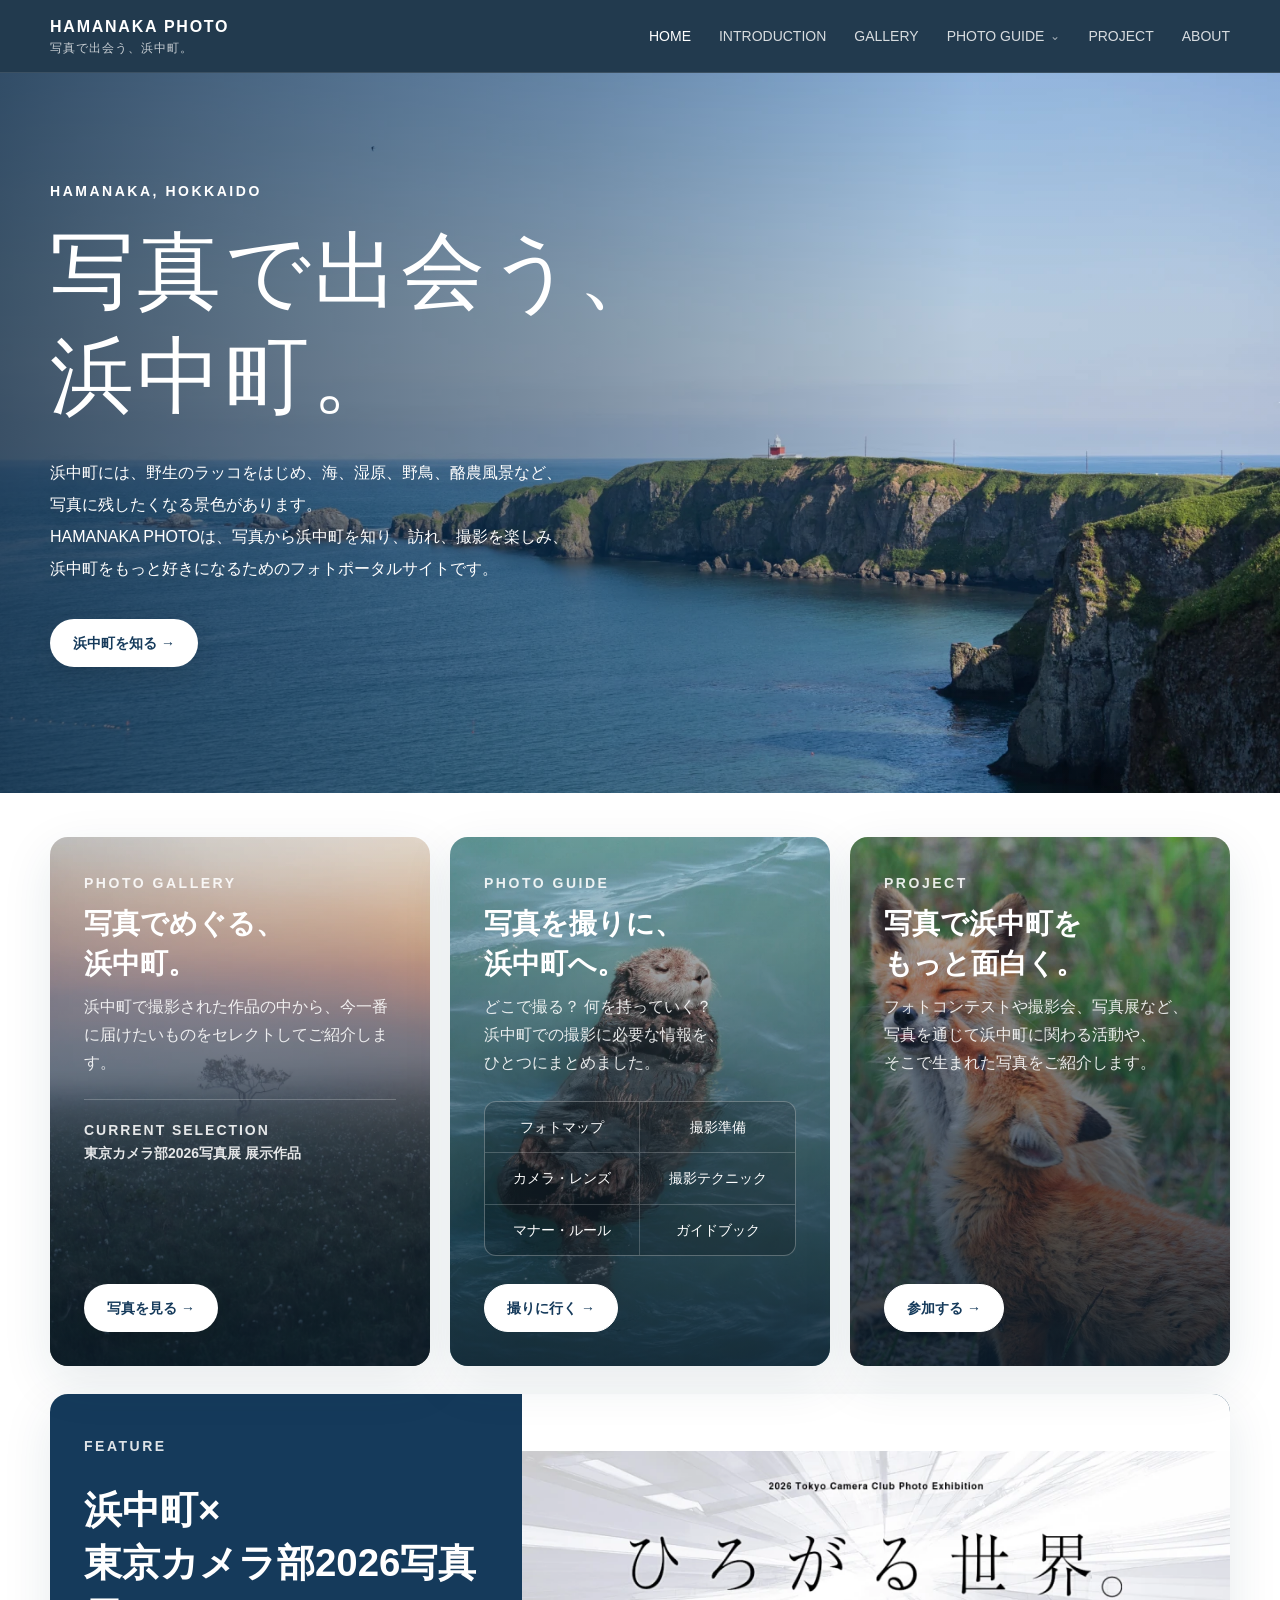
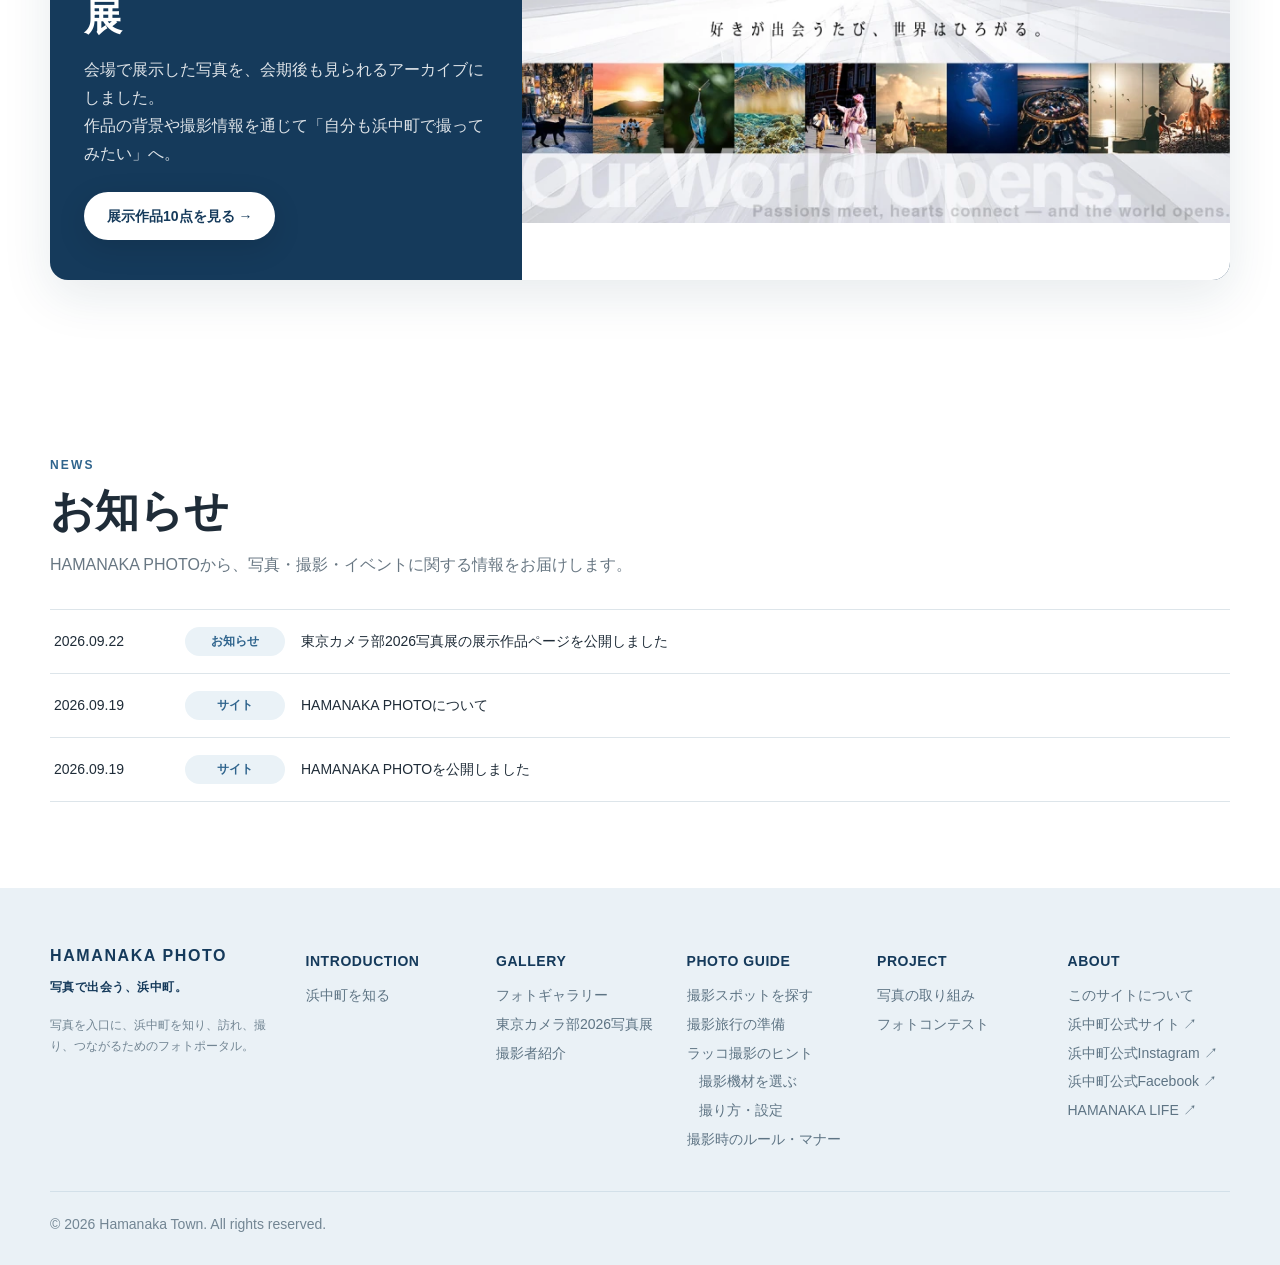
<file: index.html>
<!doctype html>
<html lang="ja">
<head>
  <link rel="icon" href="favicon.ico" sizes="any">
  <link rel="icon" type="image/png" sizes="32x32" href="assets/icons/favicon-32.png">
  <link rel="apple-touch-icon" sizes="180x180" href="assets/icons/apple-touch-icon.png">
  <meta charset="utf-8">
  <meta name="viewport" content="width=device-width, initial-scale=1">
  <meta name="description" content="北海道浜中町の写真と撮影情報を紹介するフォトポータル。野生のラッコ、霧多布湿原、海、野鳥、酪農風景などの写真、撮影スポット、旅行準備、機材、撮影テクニック、マナーを紹介します。">
  <meta name="google-site-verification" content="UGRS5adyVts8Tok0GaHOrvMNLthtdKqCTOUbU_1cj0s" />
  <meta name="theme-color" content="#153a5b">
  <title>HAMANAKA PHOTO｜写真で出会う、浜中町。</title>
  <link rel="stylesheet" href="assets/css/style.css?v=3">
</head>
<body>
<a class="skip-link" href="#main">本文へ移動</a>

<header class="site-header">
  <div class="container header-inner">
    <a class="brand" href="index.html">HAMANAKA PHOTO<small>写真で出会う、浜中町。</small></a>
    <button class="menu-button" type="button" aria-expanded="false" aria-controls="site-nav">MENU</button>
    <nav class="site-nav" id="site-nav" aria-label="メインナビゲーション">
      <a href="index.html" aria-current="page">HOME</a>
      <a href="introduction.html">INTRODUCTION</a>
      <a href="gallery.html">GALLERY</a>
      <a href="guide.html">PHOTO GUIDE</a>
      <a href="project.html">PROJECT</a>
      <a href="about.html">ABOUT</a>
    </nav>
  </div>
</header>

<main id="main">
  <section class="hero">
    <div class="container hero-inner">
      <p class="eyebrow">HAMANAKA, HOKKAIDO</p>
      <h1>写真で出会う、<br>浜中町。</h1>
      <p class="hero-copy">
        浜中町には、野生のラッコをはじめ、海、湿原、野鳥、酪農風景など、<br>写真に残したくなる景色があります。<br>
        HAMANAKA PHOTOは、写真から浜中町を知り、訪れ、撮影を楽しみ、<br>浜中町をもっと好きになるためのフォトポータルサイトです。
      </p>
      <div class="hero-actions">
        <a class="btn btn-light" href="introduction.html">浜中町を知る →</a>
      </div>
    </div>
  </section>

  <div class="container home-main">
    <section class="feature-grid" aria-label="主なコンテンツ">
      <article class="feature-card gallery" data-home-selection-card>
        <p class="eyebrow">PHOTO GALLERY</p>
        <h2>写真でめぐる、<br>浜中町。</h2>
        <p>浜中町で撮影された作品の中から、今一番に届けたいものをセレクトしてご紹介します。</p>
        <div class="current-selection">
          <p class="current-selection-label" data-home-selection-status>COMING SOON</p>
          <p class="current-selection-title" data-home-selection-title aria-live="polite">9月22日18:30公開予定</p>
        </div>
        <div class="card-bottom">
          <a class="btn btn-light" href="gallery.html" data-home-selection-link>写真を見る →</a>
        </div>
      </article>

      <article class="feature-card guide">
        <p class="eyebrow">PHOTO GUIDE</p>
        <h2>写真を撮りに、<br>浜中町へ。</h2>
        <p>どこで撮る？ 何を持っていく？<br>浜中町での撮影に必要な情報を、<br>ひとつにまとめました。</p>
        <div class="mini-links">
          <a href="guide-article.html?article=photo-map">フォトマップ</a>
          <a href="guide-article.html?article=trip">撮影準備</a>
          <a href="guide-article.html?article=gear">カメラ・レンズ</a>
          <a href="guide-article.html?article=technique">撮影テクニック</a>
          <a href="guide-article.html?article=manner">マナー・ルール</a>
          <a href="guide.html#:~:text=ガイドブックを持っていく">ガイドブック</a>
        </div>
        <div class="card-bottom"><a class="btn btn-outline" href="guide.html">撮りに行く →</a></div>
      </article>

      <article class="feature-card project">
        <p class="eyebrow">PROJECT</p>
        <h2>写真で浜中町を<br>もっと面白く。</h2>
        <p>フォトコンテストや撮影会、写真展など、<br>写真を通じて浜中町に関わる活動や、<br>そこで生まれた写真をご紹介します。</p>
        <div class="card-bottom"><a class="btn btn-outline" href="project.html">参加する →</a></div>
      </article>
    </section>

    <section class="feature-banner" aria-label="東京カメラ部2026写真展 特集">
      <div class="copy">
        <p class="eyebrow">FEATURE</p>
        <h2>浜中町×<br>東京カメラ部2026写真展</h2>
        <p>会場で展示した写真を、会期後も見られるアーカイブにしました。<br>作品の背景や撮影情報を通じて「自分も浜中町で撮ってみたい」へ。</p>
        <p class="feature-release-note" data-exhibition-before>9月22日18:30公開予定</p>
        <a class="btn btn-light" href="gallery.html?selection=tokyo-camera-club-2026" data-exhibition-after hidden>展示作品10点を見る →</a>
      </div>
      <div class="image"><img src="assets/images/01_home/05_CLUB.webp" alt="東京カメラ部2026写真展 キービジュアル"></div>
    </section>
  </div>

  <section class="section">
    <div class="container">
      <div class="section-head">
        <div>
          <h2 class="section-title"><small>NEWS</small>お知らせ</h2>
          <p class="section-lead">HAMANAKA PHOTOから、写真・撮影・イベントに関する情報をお届けします。</p>
        </div>
      </div>
      <div class="news-list">
        <div class="news-row" data-exhibition-news hidden><time datetime="2026-09-22">2026.09.22</time><span class="tag">お知らせ</span><a href="gallery.html?selection=tokyo-camera-club-2026">東京カメラ部2026写真展の展示作品ページを公開しました</a></div>
        <!--<div class="news-row"><time datetime="2026-09-19">2026.09.19</time><span class="tag">ガイド</span><a href="guide.html">HAMANAKA PHOTO GUIDE Web版を公開しました</a></div>-->
        <div class="news-row"><time datetime="2026-09-19">2026.09.19</time><span class="tag">サイト</span><a href="about.html">HAMANAKA PHOTOについて</a></div>
        <div class="news-row"><time datetime="2026-09-19">2026.09.19</time><span class="tag">サイト</span><a href="index.html">HAMANAKA PHOTOを公開しました</a></div>
      </div>
    </div>
  </section>
</main>

<footer class="site-footer">
  <div class="container footer-grid">
    <div class="footer-brand">HAMANAKA PHOTO<br><small>写真で出会う、浜中町。</small></div>
    <div class="footer-col"><h2>写真を見る</h2><a href="gallery.html" data-home-selection-link>現在のセレクション</a><a href="gallery.html?selection=tokyo-camera-club-2026">東京カメラ部2026写真展</a></div>
    <div class="footer-col"><h2>撮りに行く</h2><a href="guide.html">フォトガイド</a><a href="guide-article.html?article=photo-map">フォトマップ</a></div>
    <div class="footer-col"><h2>写真活動</h2><a href="project.html">PROJECT</a><a href="project.html#contest">フォトコンテスト</a></div>
    <div class="footer-col"><h2>ABOUT</h2><a href="introduction.html">浜中町を知る</a><a href="about.html">このサイトについて</a><a href="https://www.townhamanaka.jp/" target="_blank" rel="noopener">浜中町公式サイト ↗</a></div>
  </div>
  <div class="container copyright">© <span data-year></span> Hamanaka Town. All rights reserved.</div>
</footer>

<script src="assets/js/main.js?v=4"></script>
<script src="assets/js/home.js?v=2"></script>
<script src="assets/js/year.js?v=4"></script>
</body>
</html>
</file>
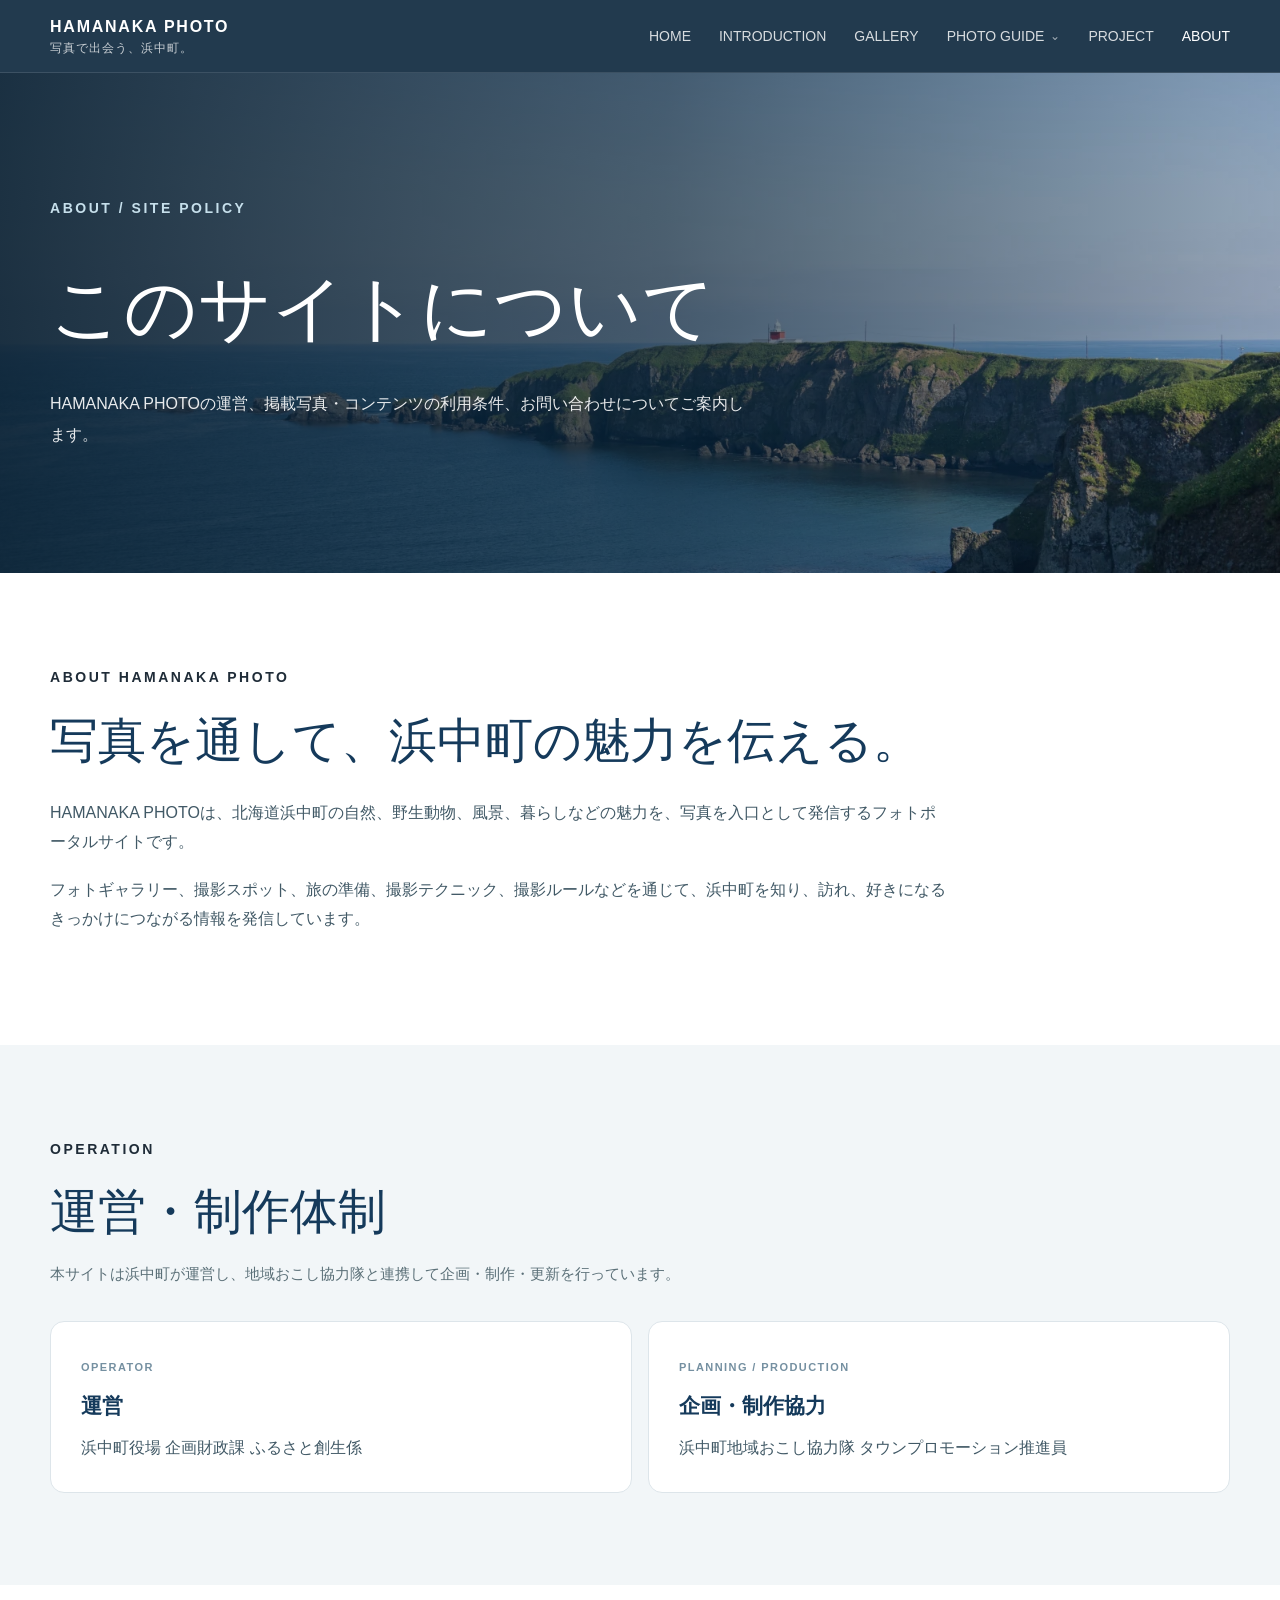
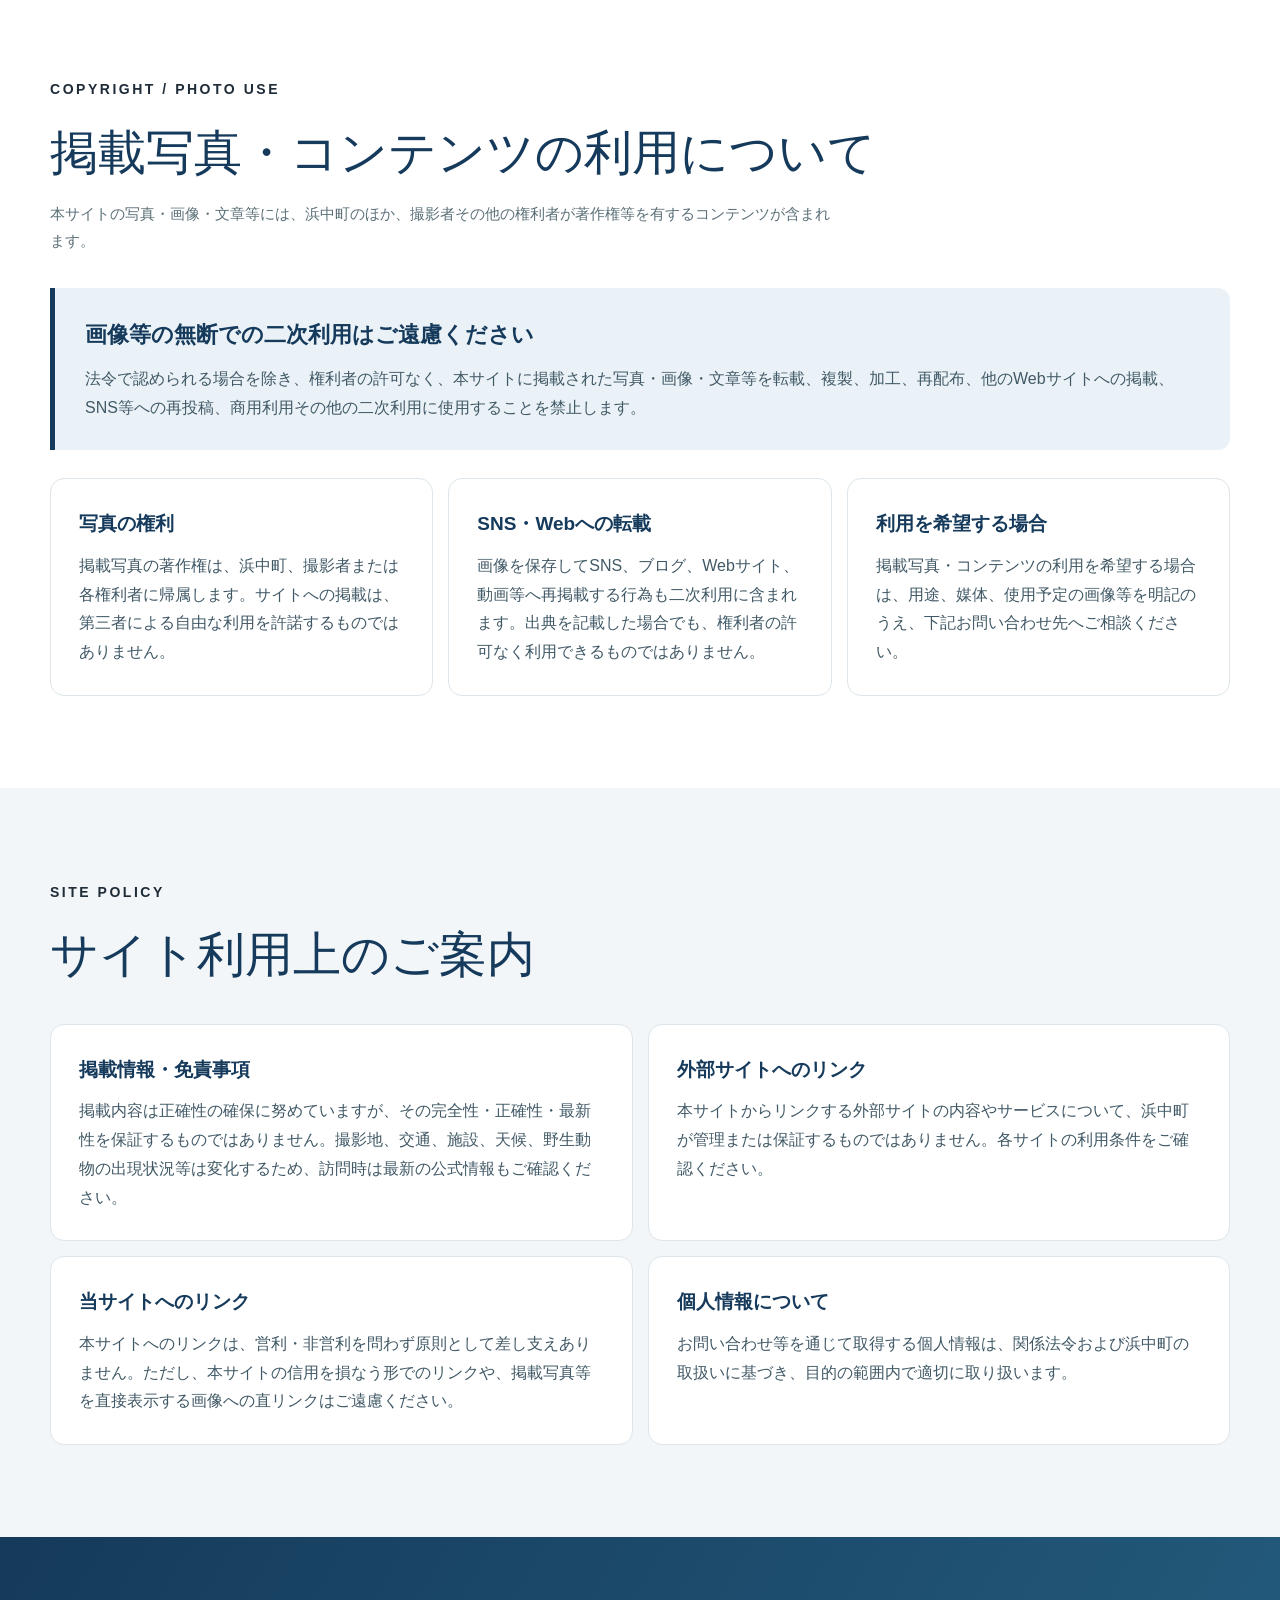
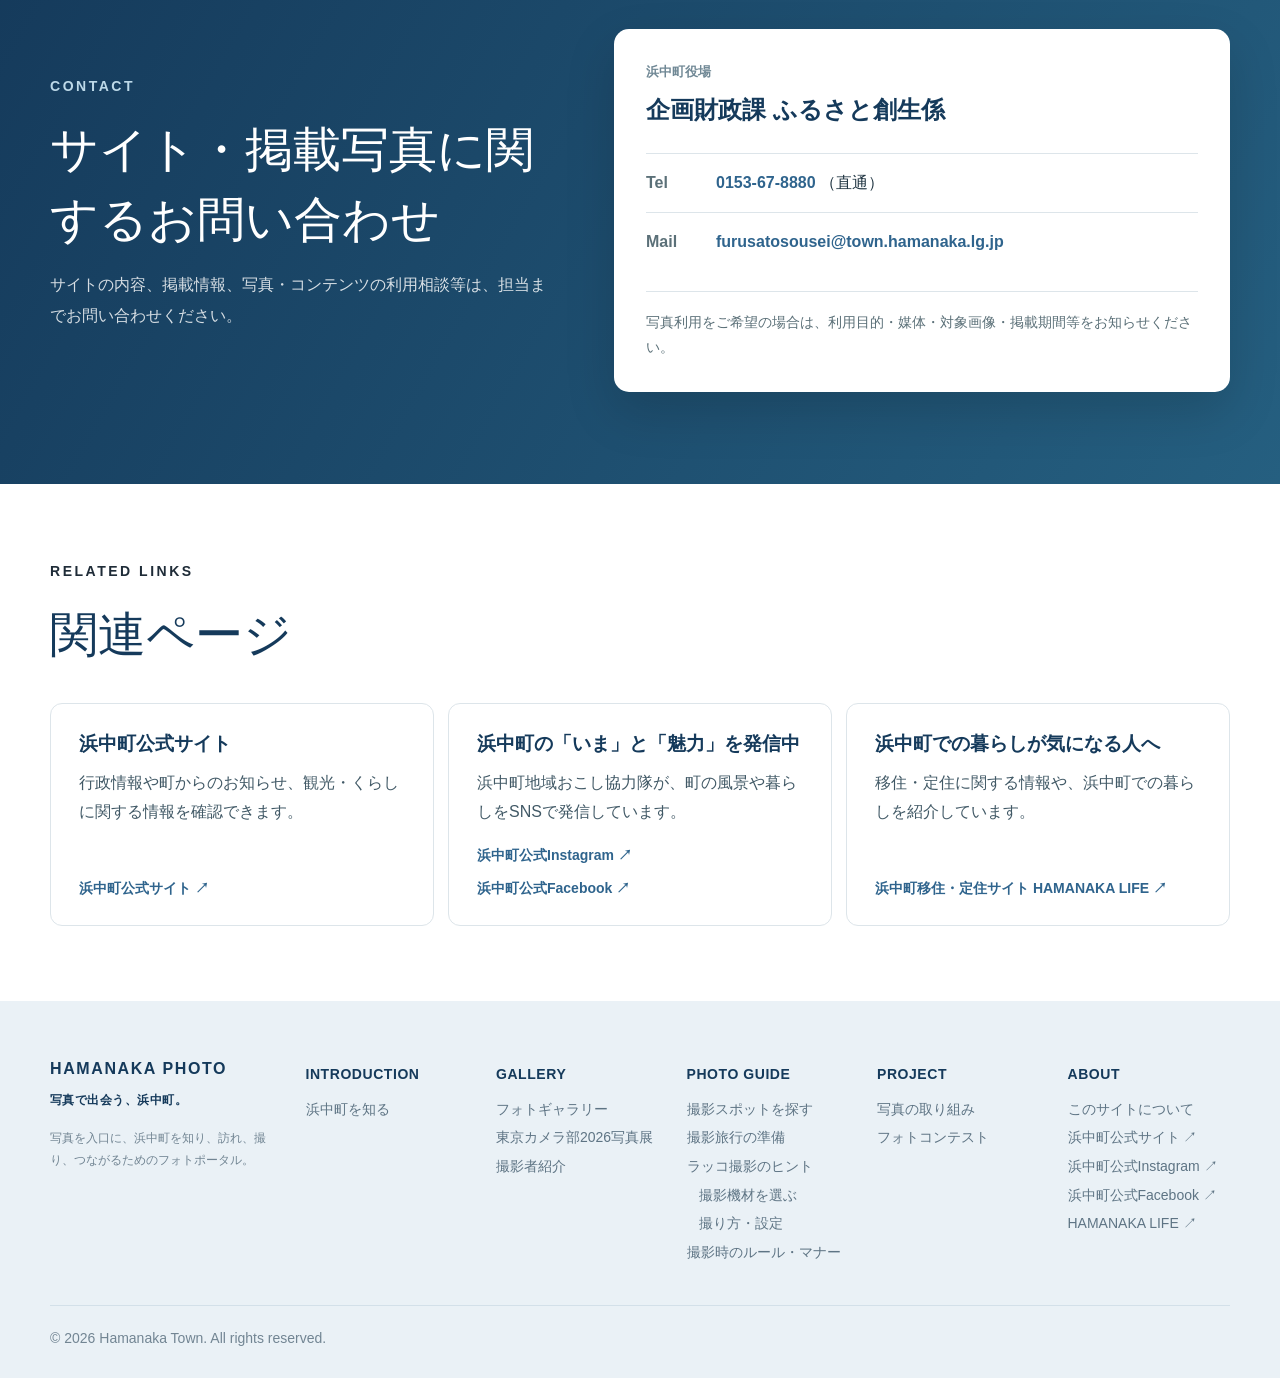
<file: about.html>
<!doctype html>
<html lang="ja">
<head>
  <link rel="icon" href="favicon.ico" sizes="any">
  <link rel="icon" type="image/png" sizes="32x32" href="assets/icons/favicon-32.png">
  <link rel="apple-touch-icon" sizes="180x180" href="assets/icons/apple-touch-icon.png">
  <meta charset="utf-8">
  <meta name="viewport" content="width=device-width, initial-scale=1">
  <meta name="description" content="HAMANAKA PHOTOの運営主体、掲載写真・コンテンツの権利と利用条件、免責事項、お問い合わせ先をご案内します。">
  <meta name="theme-color" content="#153a5b">
  <title>ABOUT｜HAMANAKA PHOTO</title>
  <link rel="stylesheet" href="assets/css/style.css?v=3">
  <link rel="stylesheet" href="assets/css/about.css?v=5">
  <link rel="stylesheet" href="assets/css/body-text-readability.css?v=1">
</head>
<body>
<a class="skip-link" href="#main">本文へ移動</a>
<header class="site-header"><div class="container header-inner">
  <a class="brand" href="index.html">HAMANAKA PHOTO<small>写真で出会う、浜中町。</small></a>
  <button class="menu-button" type="button" aria-expanded="false" aria-controls="site-nav">MENU</button>
  <nav class="site-nav" id="site-nav" aria-label="メインナビゲーション">
    <a href="index.html">HOME</a><a href="introduction.html">INTRODUCTION</a><a href="gallery.html">GALLERY</a><a href="guide.html">PHOTO GUIDE</a><a href="project.html">PROJECT</a><a href="about.html" aria-current="page">ABOUT</a>
  </nav>
</div></header>

<main id="main" data-about-page>
  <section class="about-policy-hero">
    <div class="about-policy-hero-image" data-about-hero-image></div><div class="about-policy-hero-shade"></div>
    <div class="container about-policy-hero-inner">
      <p class="eyebrow" data-about-hero-eyebrow>ABOUT / SITE POLICY</p>
      <h1 data-about-hero-title>このサイトについて</h1>
      <p data-about-hero-lead>HAMANAKA PHOTOの運営、掲載写真・コンテンツの利用条件、お問い合わせについてご案内します。</p>
    </div>
  </section>

  <section class="about-policy-section"><div class="container about-policy-intro">
    <div><p class="eyebrow" data-about-overview-eyebrow>ABOUT HAMANAKA PHOTO</p><h2 data-about-overview-title>写真を通して、浜中町の魅力を伝える。</h2></div>
    <div class="about-policy-copy" data-about-overview-copy><p>HAMANAKA PHOTOは、北海道浜中町の魅力を写真を入口として発信するフォトポータルサイトです。</p></div>
  </div></section>

  <section class="about-policy-section is-soft"><div class="container">
    <div class="about-policy-head"><p class="eyebrow" data-about-operator-eyebrow>OPERATION</p><h2 data-about-operator-title>運営・制作体制</h2><p data-about-operator-lead>本サイトは浜中町が運営し、地域おこし協力隊と連携して企画・制作・更新を行っています。</p></div>
    <div class="about-operator-grid">
      <article><small>OPERATOR</small><h3 data-about-operator-primary-title>運営</h3><p data-about-operator-primary-text>浜中町役場 企画財政課 ふるさと創生係</p></article>
      <article><small>PLANNING / PRODUCTION</small><h3 data-about-operator-collab-title>企画・制作協力</h3><p data-about-operator-collab-text>浜中町地域おこし協力隊 タウンプロモーション推進員</p></article>
    </div>
  </div></section>

  <section class="about-policy-section"><div class="container">
    <div class="about-policy-head"><p class="eyebrow" data-about-rights-eyebrow>COPYRIGHT / PHOTO USE</p><h2 data-about-rights-title>掲載写真・コンテンツの利用について</h2><p data-about-rights-lead>本サイトの写真・画像・文章等には、浜中町のほか、撮影者その他の権利者が著作権等を有するコンテンツが含まれます。</p></div>
    <div class="about-rights-alert"><strong data-about-rights-notice-title>画像等の無断での二次利用はご遠慮ください</strong><p data-about-rights-notice-text>法令で認められる場合を除き、権利者の許可なく二次利用に使用することを禁止します。</p></div>
    <div class="about-policy-card-grid" data-about-rights-items></div>
  </div></section>

  <section class="about-policy-section is-soft"><div class="container">
    <div class="about-policy-head"><p class="eyebrow" data-about-terms-eyebrow>SITE POLICY</p><h2 data-about-terms-title>サイト利用上のご案内</h2></div>
    <div class="about-policy-card-grid" data-about-terms-items></div>
  </div></section>

  <section class="about-contact"><div class="container about-contact-grid">
    <div><p class="eyebrow" data-about-contact-eyebrow>CONTACT</p><h2 data-about-contact-title>サイト・掲載写真に関するお問い合わせ</h2><p data-about-contact-lead>サイトの内容、掲載情報、写真・コンテンツの利用相談等は、担当までお問い合わせください。</p></div>
    <div class="about-contact-card">
      <p class="about-contact-org" data-about-contact-organization>浜中町役場</p>
      <h3 data-about-contact-section>企画財政課 ふるさと創生係</h3>
      <dl>
        <div><dt>Tel</dt><dd><a data-about-contact-phone href="tel:0153678880">0153-67-8880</a> <span data-about-contact-phone-note>（直通）</span></dd></div>
        <div><dt>Mail</dt><dd><a data-about-contact-email href="mailto:furusatosousei@town.hamanaka.lg.jp">furusatosousei@town.hamanaka.lg.jp</a></dd></div>
      </dl>
      <p class="about-contact-note" data-about-contact-note>写真利用をご希望の場合は、利用目的・媒体・対象画像・掲載期間等をお知らせください。</p>
    </div>
  </div></section>

  <section class="about-related"><div class="container"><div class="about-policy-head"><p class="eyebrow" data-about-links-eyebrow>RELATED LINKS</p><h2 data-about-links-title>関連ページ</h2></div><div class="about-related-grid" data-about-links-items></div></div></section>
</main>
<footer class="site-footer"><div class="container footer-grid"></div><div class="container copyright">© <span data-year></span> Hamanaka Town. All rights reserved.</div></footer>
<script src="assets/js/main.js?v=4"></script><script src="assets/js/about.js?v=2"></script><script src="assets/js/year.js?v=4"></script>
</body></html>
</file>
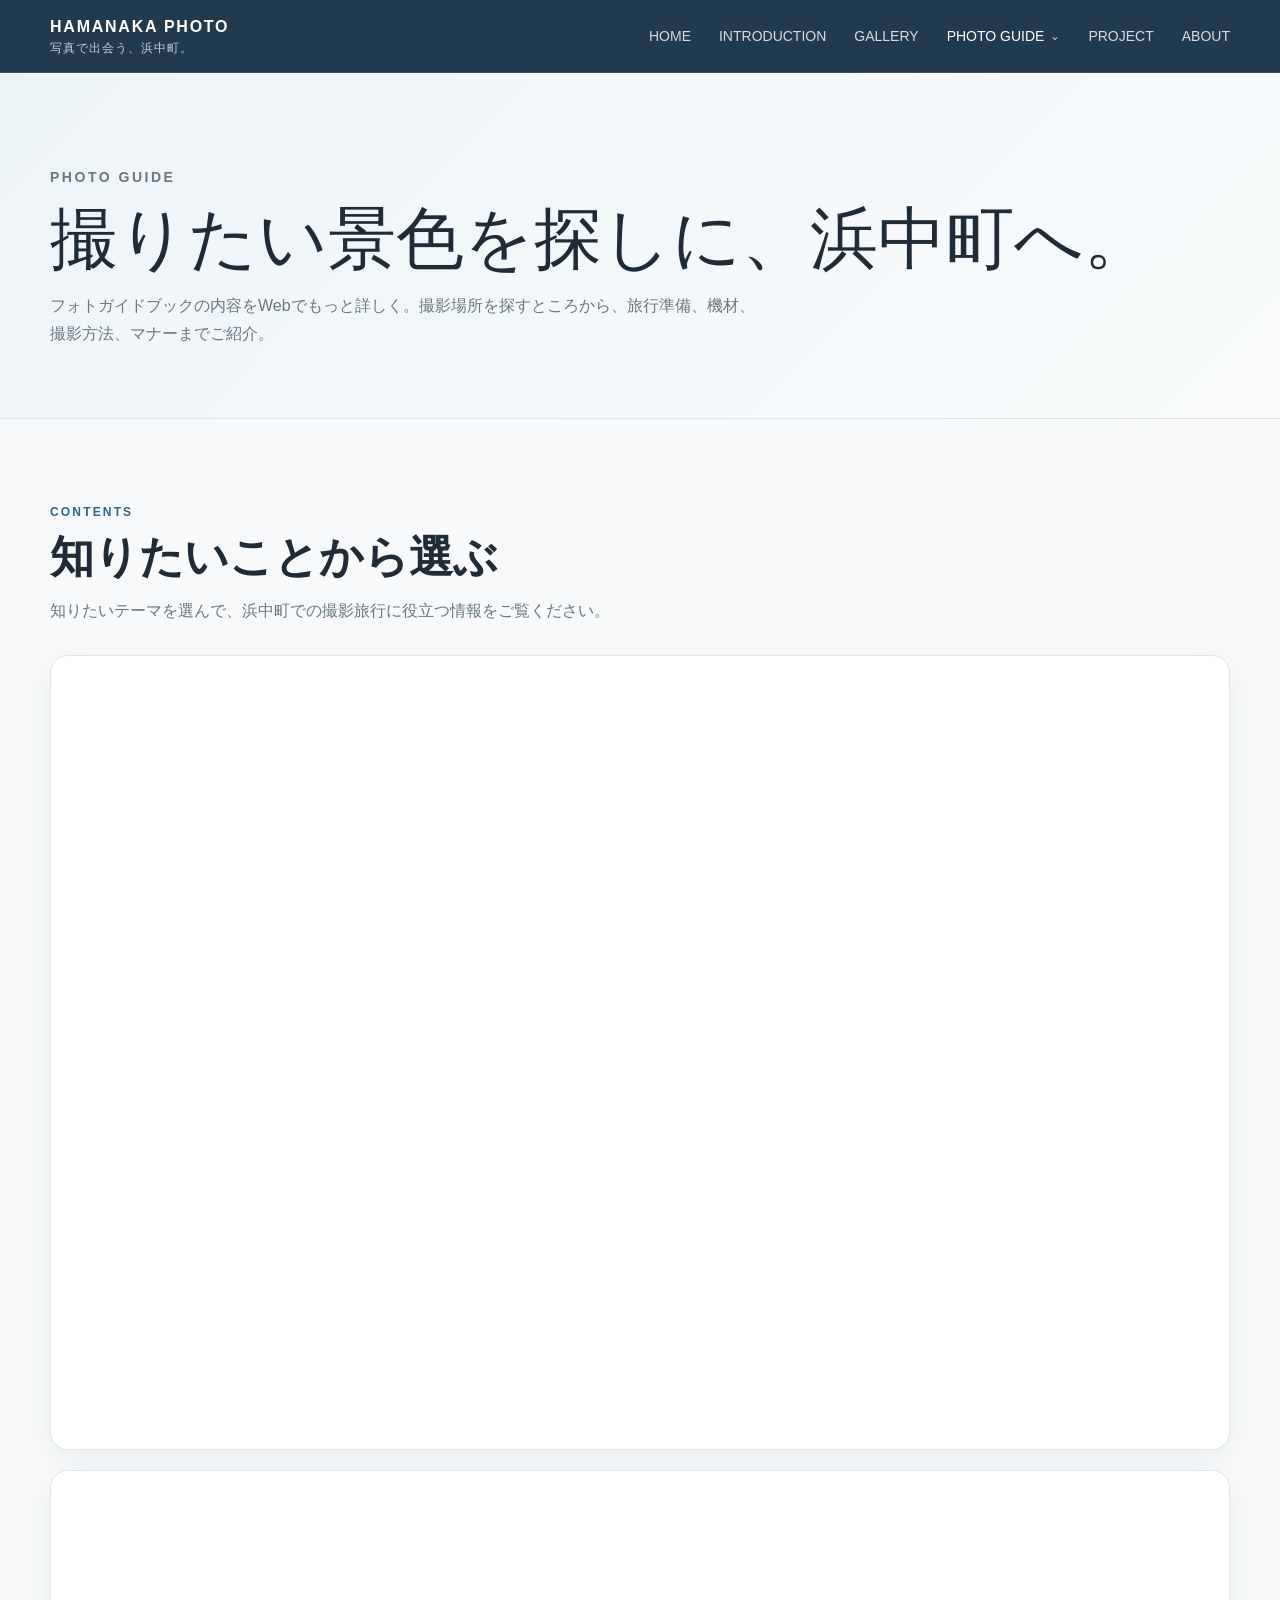
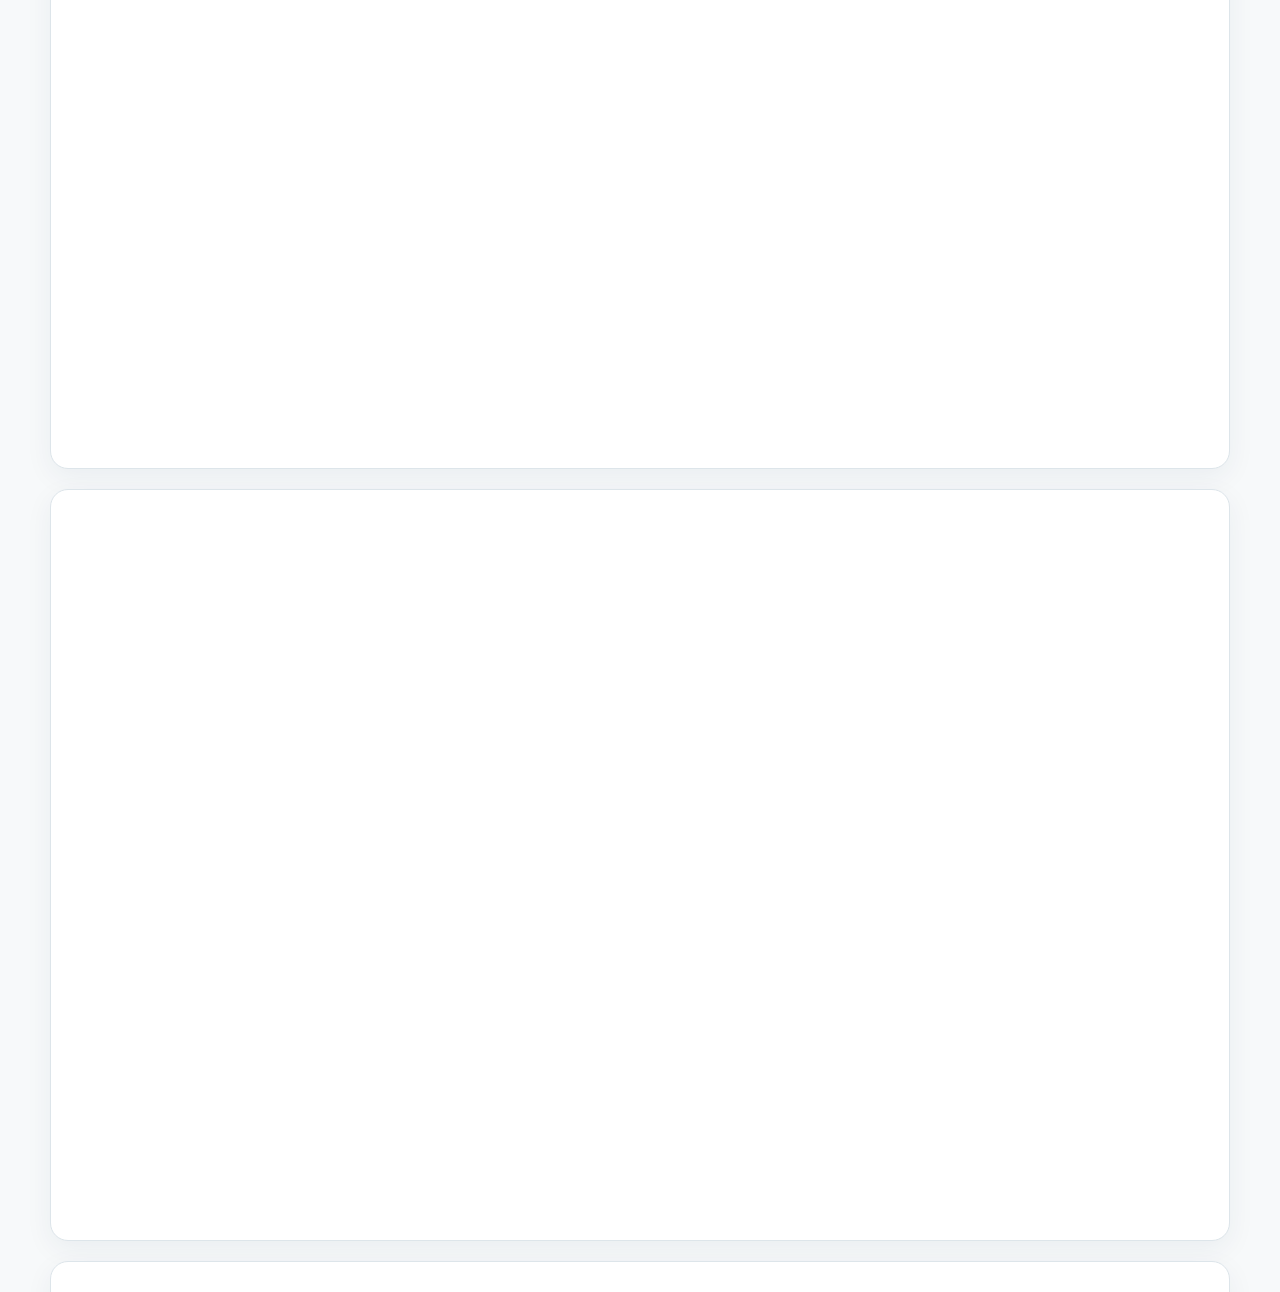
<file: guide.html>
<!doctype html>
<html lang="ja">
<head>
  <link rel="icon" href="favicon.ico" sizes="any">
  <link rel="icon" type="image/png" sizes="32x32" href="assets/icons/favicon-32.png">
  <link rel="apple-touch-icon" sizes="180x180" href="assets/icons/apple-touch-icon.png">
  <meta charset="utf-8">
  <meta name="viewport" content="width=device-width, initial-scale=1">
  <meta name="description" content="浜中町での撮影旅行に役立つフォトマップ、旅行準備、カメラ・レンズ、撮影テクニック、撮影マナー、フォトガイドブックをご案内します。">
  <meta name="theme-color" content="#153a5b">
  <title>HAMANAKA PHOTO GUIDE｜HAMANAKA PHOTO</title>
  <link rel="stylesheet" href="assets/css/style.css?v=3">
  <link rel="stylesheet" href="assets/css/guide-cms.css?v=2">
</head>
<body>
<a class="skip-link" href="#main">本文へ移動</a>
<header class="site-header">
  <div class="container header-inner">
    <a class="brand" href="index.html">HAMANAKA PHOTO<small>写真で出会う、浜中町。</small></a>
    <button class="menu-button" type="button" aria-expanded="false" aria-controls="site-nav">MENU</button>
    <nav class="site-nav" id="site-nav" aria-label="メインナビゲーション">
      <a href="index.html">HOME</a>
      <a href="introduction.html">INTRODUCTION</a>
      <a href="gallery.html">GALLERY</a>
      <a href="guide.html" aria-current="page">PHOTO GUIDE</a>
      <a href="project.html">PROJECT</a>
      <a href="about.html">ABOUT</a>
    </nav>
  </div>
</header>

<main id="main">
  <section class="page-hero">
    <div class="container">
      <p class="eyebrow">PHOTO GUIDE</p>
      <h1 data-guide-page-title>撮りたい景色を探しに、<br>浜中町へ。</h1>
      <p data-guide-page-lead>浜中町での撮影旅行に役立つ情報をまとめています。</p>
    </div>
  </section>
  <section class="section section-soft">
    <div class="container">
      <div class="section-head">
        <div>
          <h2 class="section-title"><small>CONTENTS</small>知りたいことから選ぶ</h2>
          <p class="section-lead" data-guide-index-lead>目的に合わせてフォトガイドをご覧ください。</p>
        </div>
      </div>
      <div class="guide-menu-grid" data-guide-menu aria-live="polite"><p class="section-lead">フォトガイドを読み込んでいます。</p></div>
      <div class="guide-book-section" data-guidebook-section hidden>
        <h2 class="section-title"><small>GUIDEBOOK</small>ガイドブック</h2>
        <div class="guide-menu-grid" data-guidebook></div>
      </div>
    </div>
  </section>
</main>

<footer class="site-footer">
  <div class="container footer-grid">
    <div class="footer-brand">HAMANAKA PHOTO<br><small>写真で出会う、浜中町。</small></div>
    <div class="footer-col"><h2>写真を見る</h2><a href="gallery.html">現在のセレクション</a><a href="gallery.html?selection=tokyo-camera-club-2026">東京カメラ部2026写真展</a></div>
    <div class="footer-col"><h2>撮りに行く</h2><a href="guide.html">フォトガイド</a><a href="guide-article.html?article=photo-map">フォトマップ</a></div>
    <div class="footer-col"><h2>写真活動</h2><a href="project.html">PROJECT</a><a href="project.html#contest">フォトコンテスト</a></div>
    <div class="footer-col"><h2>ABOUT</h2><a href="introduction.html">浜中町を知る</a><a href="about.html">このサイトについて</a><a href="https://www.townhamanaka.jp/" target="_blank" rel="noopener">浜中町公式サイト ↗</a></div>
  </div>
  <div class="container copyright">© <span data-year></span> Hamanaka Town. All rights reserved.</div>
</footer>

<script src="assets/js/main.js?v=4"></script>
<script src="assets/js/guide.js?v=2"></script>
<script src="assets/js/year.js?v=4"></script>
</body>
</html>
</file>
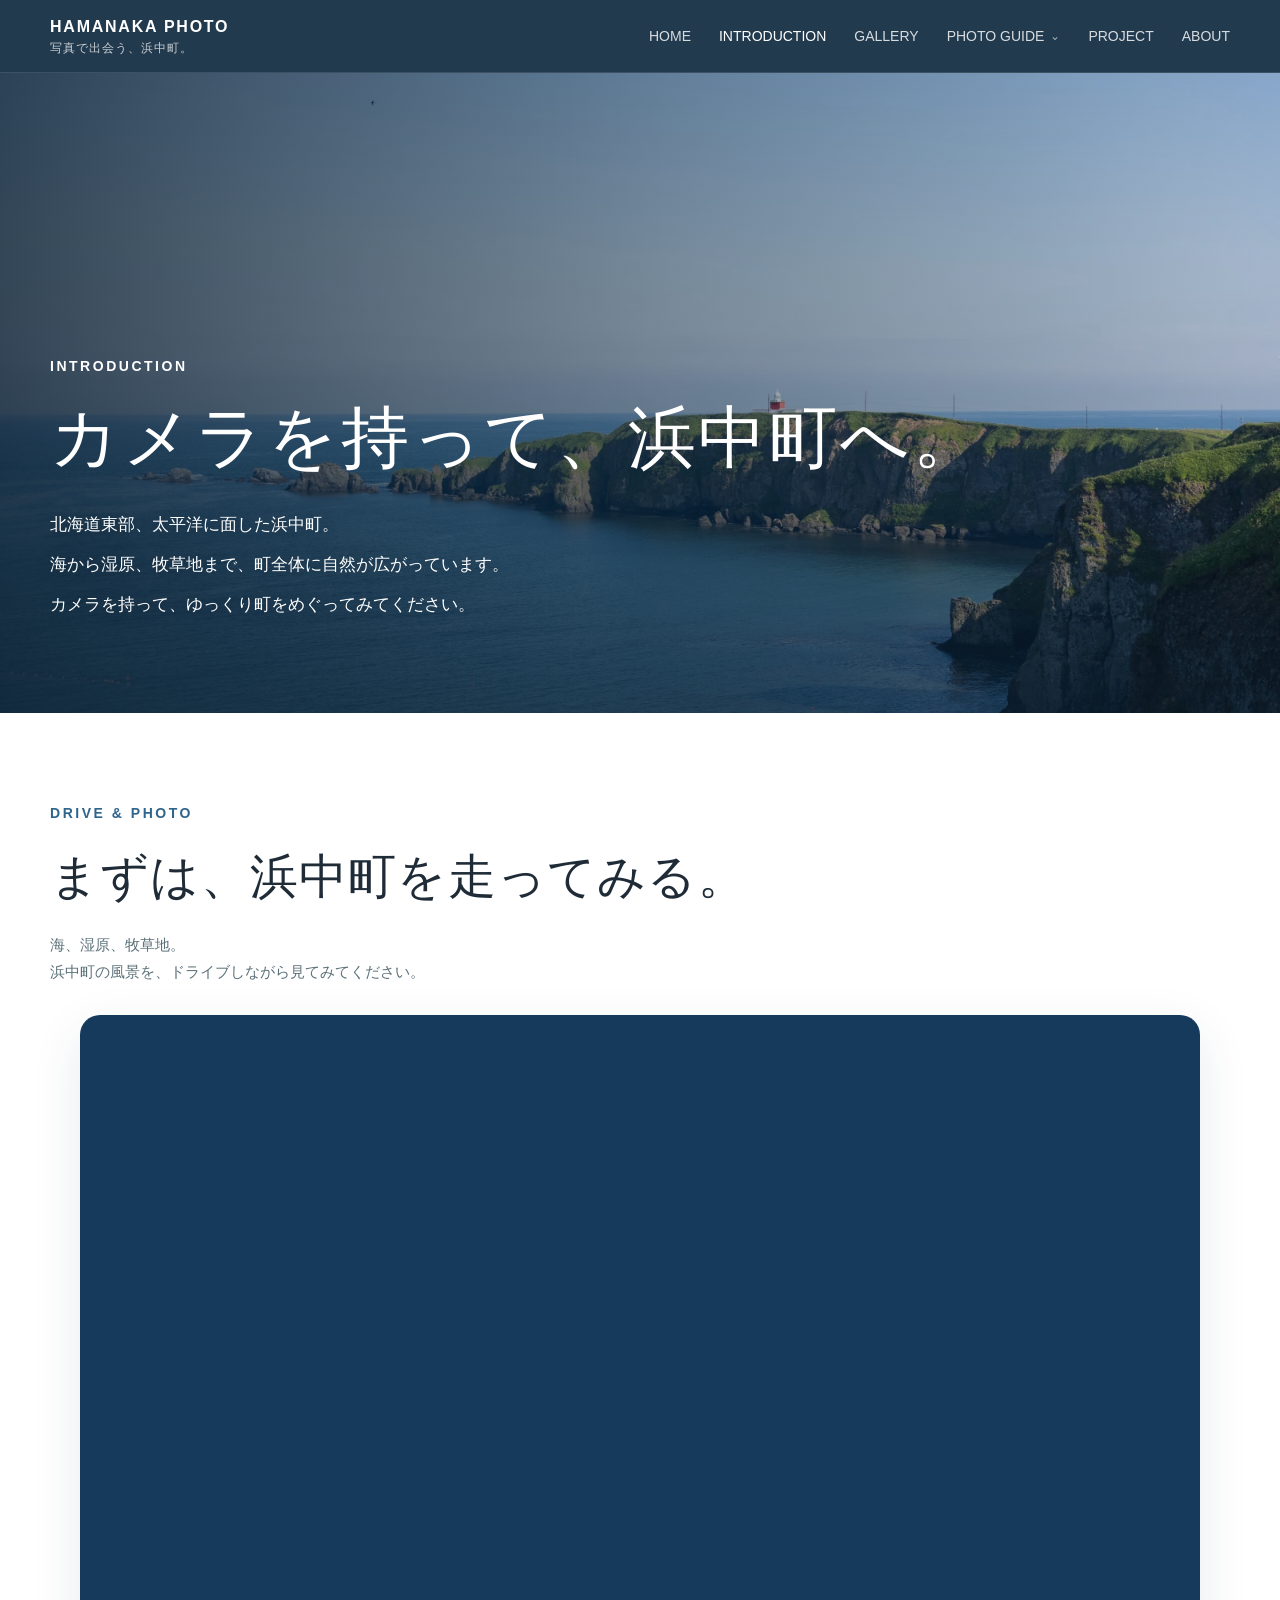
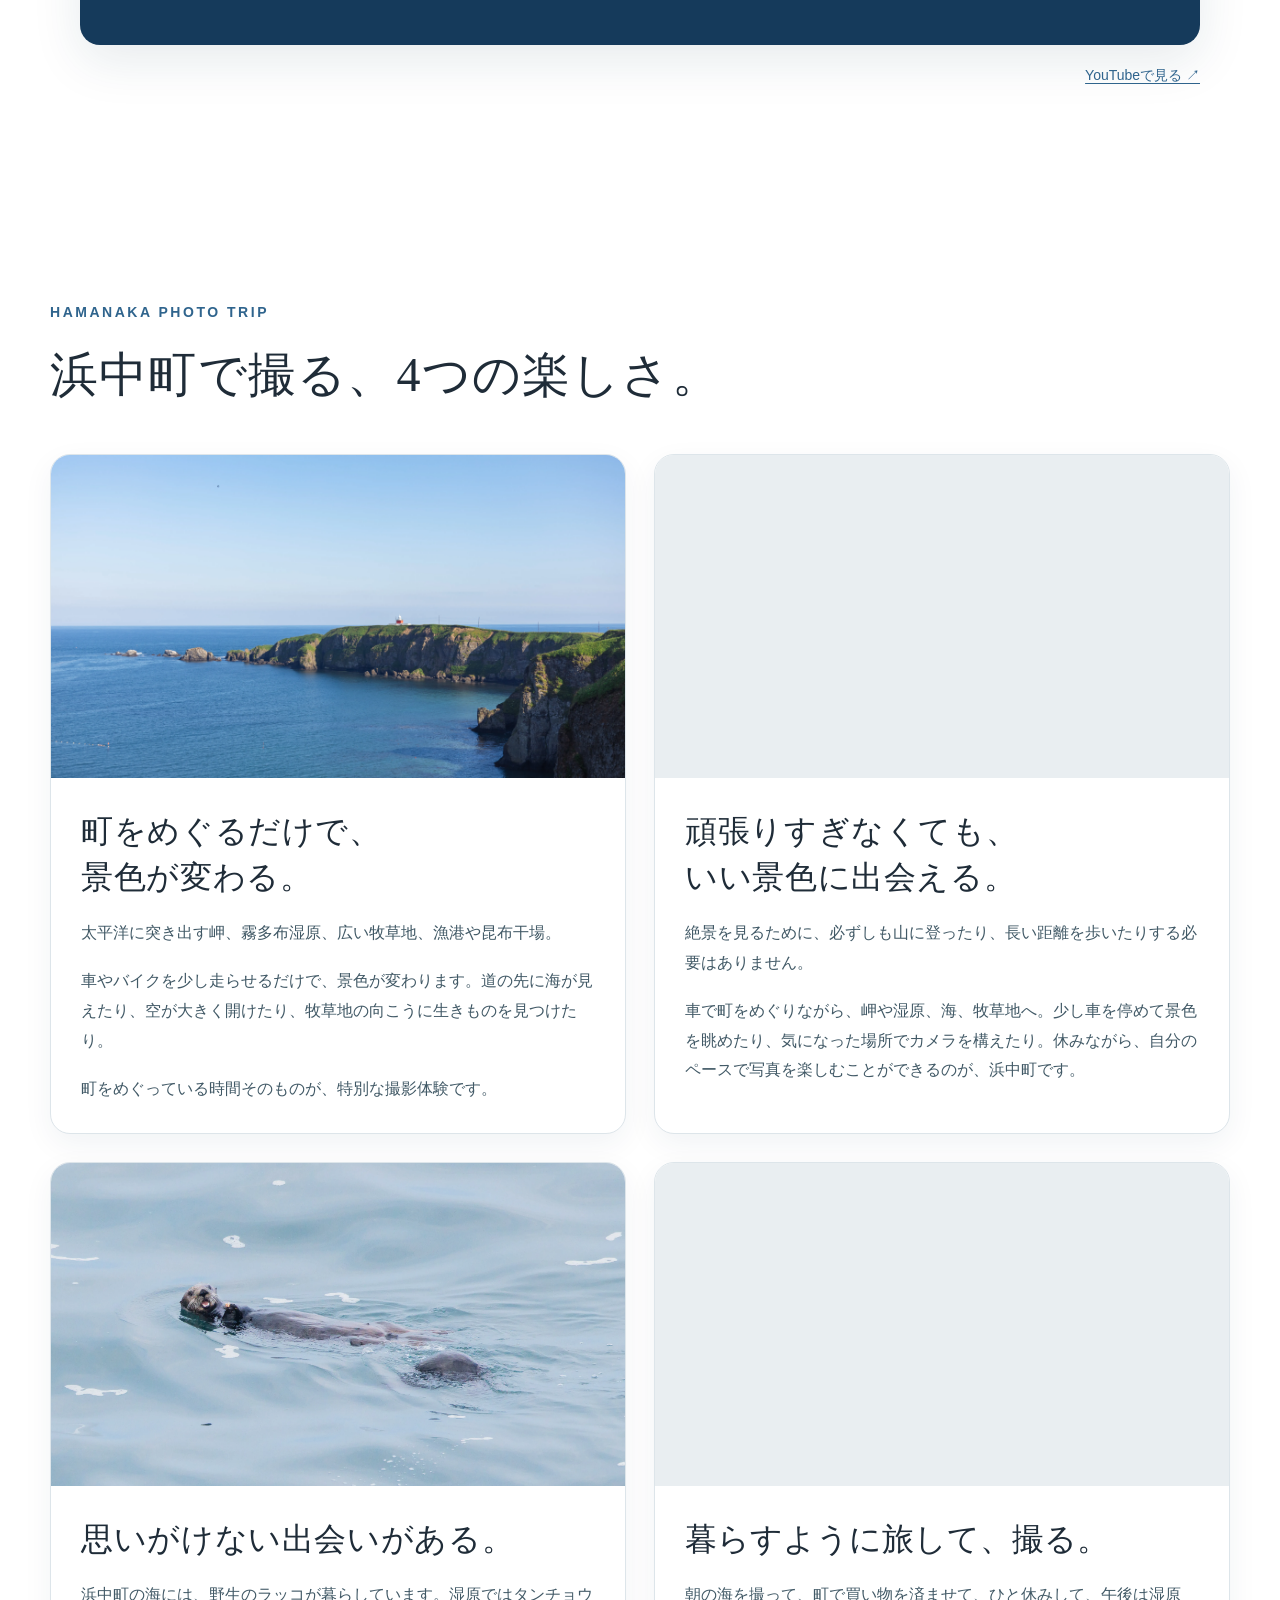
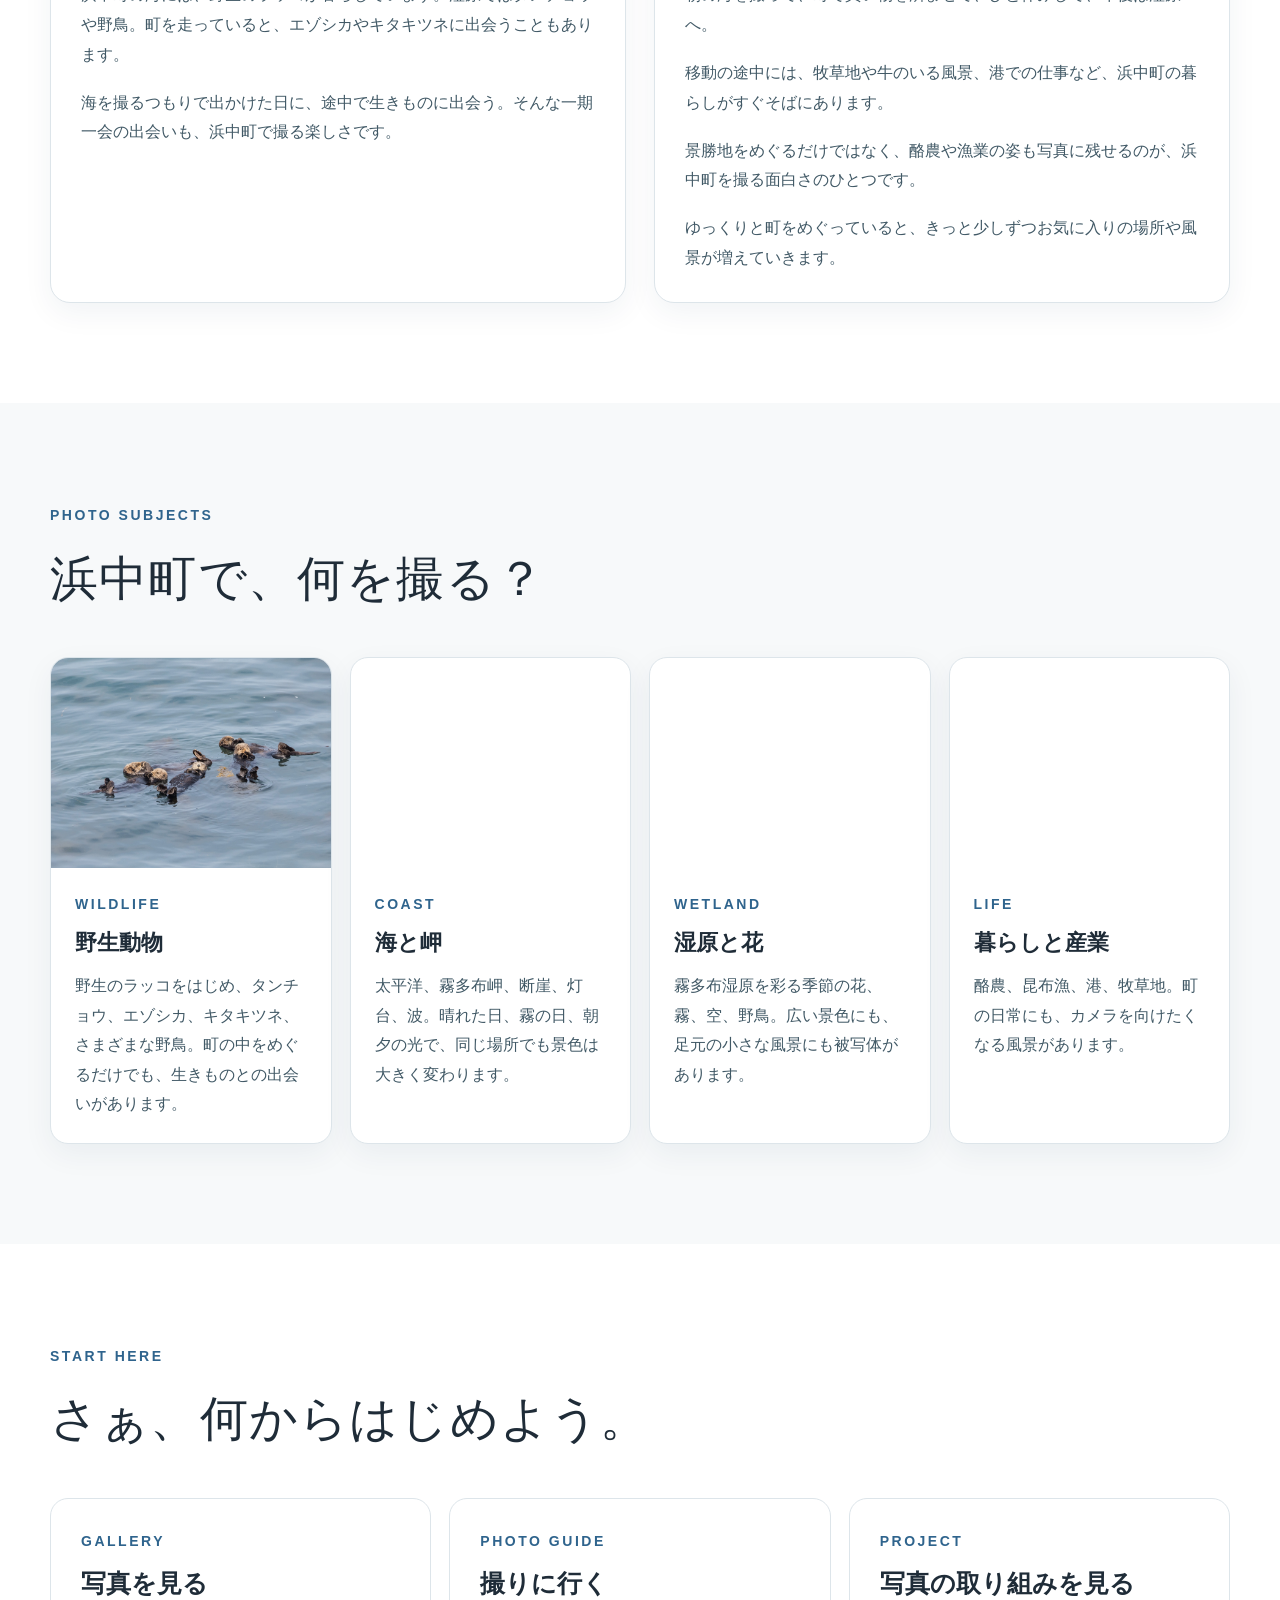
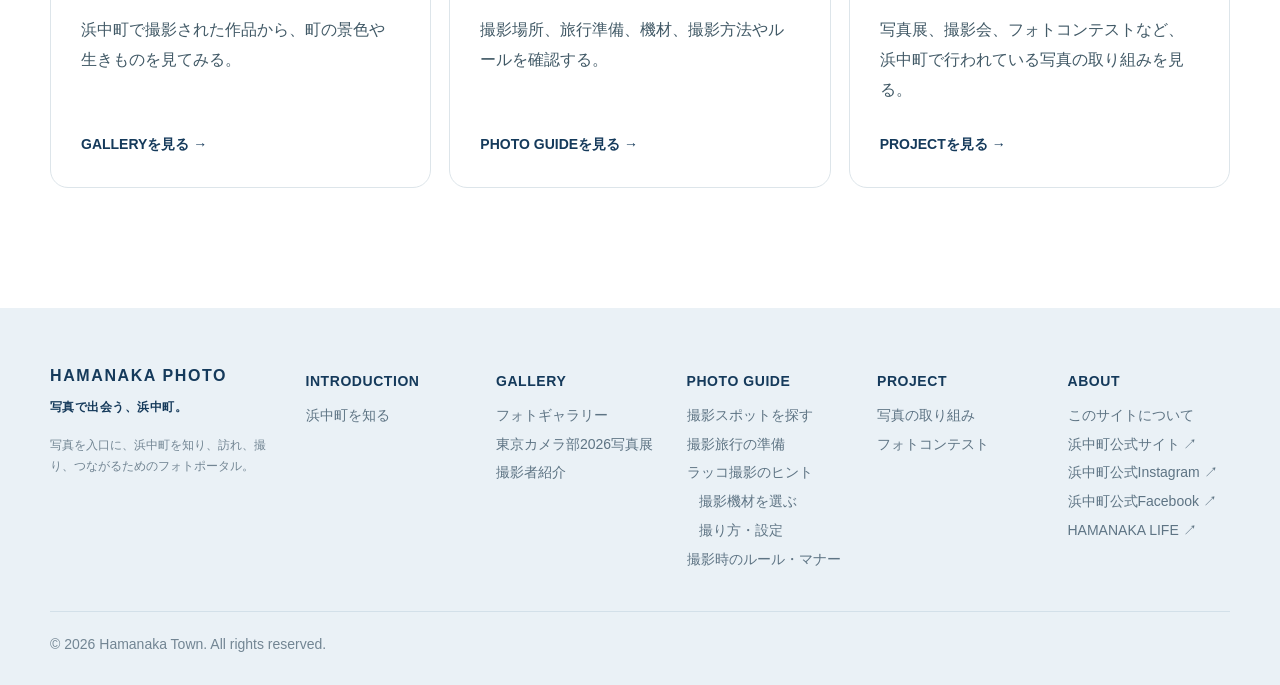
<file: introduction.html>
<!doctype html>
<html lang="ja">
<head>
  <link rel="icon" href="favicon.ico" sizes="any">
  <link rel="icon" type="image/png" sizes="32x32" href="assets/icons/favicon-32.png">
  <link rel="apple-touch-icon" sizes="180x180" href="assets/icons/apple-touch-icon.png">
  <meta charset="utf-8">
  <meta name="viewport" content="width=device-width, initial-scale=1">
  <meta name="description" content="なぜ浜中町なのか。野生のラッコ、海、湿原、野鳥、酪農風景など、写真を通して出会う浜中町の魅力を紹介します。">
  <meta name="theme-color" content="#153a5b">
  <title>浜中町を知る｜HAMANAKA PHOTO</title>
  <link rel="stylesheet" href="assets/css/style.css?v=3">
  <link rel="stylesheet" href="assets/css/introduction.css?v=6">
  <link rel="stylesheet" href="assets/css/body-text-readability.css?v=1">
</head>
<body>
<a class="skip-link" href="#main">本文へ移動</a>

<header class="site-header">
  <div class="container header-inner">
    <a class="brand" href="index.html">HAMANAKA PHOTO<small>写真で出会う、浜中町。</small></a>
    <button class="menu-button" type="button" aria-expanded="false" aria-controls="site-nav">MENU</button>
    <nav class="site-nav" id="site-nav" aria-label="メインナビゲーション">
      <a href="index.html">HOME</a>
      <a href="introduction.html" aria-current="page">INTRODUCTION</a>
      <a href="gallery.html">GALLERY</a>
      <a href="guide.html">PHOTO GUIDE</a>
      <a href="project.html">PROJECT</a>
      <a href="about.html">ABOUT</a>
    </nav>
  </div>
</header>

<main id="main" data-introduction-page>
  <section class="intro-hero">
    <div class="intro-hero-media"><img data-intro-hero-image src="assets/images/01_home/01_HOME.webp" alt="浜中町の風景"></div>
    <div class="intro-hero-shade"></div>
    <div class="container intro-hero-inner">
      <p class="eyebrow" data-intro-hero-eyebrow>INTRODUCTION</p>
      <h1 data-intro-hero-title>カメラを持って、浜中町へ。</h1>
      <div class="intro-hero-lead" data-intro-hero-lead><p>北海道東部、太平洋に面した浜中町。</p><p>海から湿原、牧草地まで、町全体に自然が広がっています。</p><p>カメラを持って、ゆっくり町をめぐってみてください。</p></div>
    </div>
  </section>

  <section class="intro-section intro-drive" id="drive-movie" aria-labelledby="drive-movie-title">
    <div class="container">
      <div class="intro-section-head intro-drive-head">
        <p class="eyebrow intro-eyebrow">DRIVE &amp; PHOTO</p>
        <h2 id="drive-movie-title">まずは、浜中町を走ってみる。</h2>
        <p>海、湿原、牧草地。<br>浜中町の風景を、ドライブしながら見てみてください。</p>
      </div>
      <div class="intro-video">
        <iframe src="https://www.youtube-nocookie.com/embed/AnQS5VwOOTs?start=2" title="浜中町でのドライブ・写真撮影をイメージする動画" width="1280" height="720" loading="lazy" referrerpolicy="strict-origin-when-cross-origin" allow="accelerometer; clipboard-write; encrypted-media; gyroscope; picture-in-picture; web-share" allowfullscreen></iframe>
      </div>
      <p class="intro-video-link"><a href="https://www.youtube.com/watch?v=AnQS5VwOOTs&amp;t=2s" target="_blank" rel="noopener">YouTubeで見る ↗</a></p>
    </div>
  </section>

  <section class="intro-section intro-trip" aria-labelledby="trip-title">
    <div class="container">
      <div class="intro-section-head">
        <p class="eyebrow intro-eyebrow">HAMANAKA PHOTO TRIP</p>
        <h2 id="trip-title">浜中町で撮る、4つの楽しさ。</h2>
      </div>
      <div class="intro-trip-cards" data-intro-trip-cards>
        <article class="intro-trip-card"><figure><img src="assets/images/02_gallery/tokyo_camera_club_2026/thumbs/01.webp" alt="浜中町の岬と海の風景" loading="lazy"></figure><div><h3>町をめぐるだけで、<br>景色が変わる。</h3><div class="intro-body"><p>太平洋に突き出す岬、霧多布湿原、広い牧草地、漁港や昆布干場。</p><p>ひとつの町で様々な表情を見せる浜中町は、車を少し走らせるだけで、景色が変わります。町をめぐっている時間そのものも、特別な撮影体験です。</p></div></div></article>
        <article class="intro-trip-card"><figure><img src="assets/images/02_gallery/tokyo_camera_club_2026/thumbs/02.webp" alt="浜中町の海辺の風景" loading="lazy"></figure><div><h3>頑張りすぎなくても、<br>いい景色に出会える。</h3><div class="intro-body"><p>車で町をめぐりながら、岬や湿原、海、牧草地へ。休みながら、自分のペースで写真を楽しめます。</p></div></div></article>
        <article class="intro-trip-card"><figure><img src="assets/images/02_gallery/tokyo_camera_club_2026/thumbs/04.webp" alt="浜中町の野生動物" loading="lazy"></figure><div><h3>思いがけない出会いがある。</h3><div class="intro-body"><p>海や湿原、牧草地をめぐる途中で出会う、ラッコ、牛、鹿や野鳥などの生きものたち。そんな予定外の一枚も、浜中町で撮る楽しさです。</p></div></div></article>
        <article class="intro-trip-card"><figure><img src="assets/images/02_gallery/tokyo_camera_club_2026/thumbs/08.webp" alt="浜中町の海の風景" loading="lazy"></figure><div><h3>暮らすように旅して、撮る。</h3><div class="intro-body"><p>その日の光や風に合わせ、のんびり過ごしながら写真を撮る。浜中町には、そんな旅の仕方がよく似合います。</p></div></div></article>
      </div>
    </div>
  </section>

  <section class="intro-section intro-section-soft">
    <div class="container">
      <div class="intro-section-head">
        <p class="eyebrow intro-eyebrow">PHOTO SUBJECTS</p>
        <h2>浜中町で、何を撮る？</h2>
      </div>
      <div class="intro-subject-grid" data-intro-subjects>
        <article class="intro-subject-card"><img src="assets/images/02_gallery/tokyo_camera_club_2026/thumbs/04.webp" alt="浜中町の野生動物" loading="lazy"><div><p class="eyebrow">WILDLIFE</p><h3>野生動物</h3><p>野生のラッコをはじめ、タンチョウ、エゾシカ、キタキツネ、さまざまな野鳥。町の中をめぐるだけでも、生きものとの出会いがあります。</p></div></article>
        <article class="intro-subject-card"><img src="assets/images/02_gallery/tokyo_camera_club_2026/thumbs/01.webp" alt="浜中町の海と岬" loading="lazy"><div><p class="eyebrow">COAST</p><h3>海と岬</h3><p>太平洋、霧多布岬、断崖、灯台、波。晴れた日、霧の日、朝夕の光で、同じ場所でも景色は大きく変わります。</p></div></article>
        <article class="intro-subject-card"><img src="assets/images/01_home/01_HOME.webp" alt="浜中町の湿原と自然" loading="lazy"><div><p class="eyebrow">WETLAND</p><h3>湿原と花</h3><p>霧多布湿原を彩る季節の花、霧、空、野鳥。広い景色にも、足元の小さな風景にも被写体があります。</p></div></article>
        <article class="intro-subject-card"><img src="assets/images/01_home/04_PROJECT.webp" alt="浜中町の暮らしと産業" loading="lazy"><div><p class="eyebrow">LIFE</p><h3>暮らしと産業</h3><p>酪農、昆布漁、港、牧草地。町の日常にも、カメラを向けたくなる風景があります。</p></div></article>
      </div>
    </div>
  </section>

  <section class="intro-section intro-closing">
    <div class="container"><div class="intro-section-head"><p class="eyebrow intro-eyebrow">START HERE</p><h2>次は、どこへ行こう。</h2></div>
      <div class="intro-link-grid" data-intro-links>
        <a class="intro-link-card" href="gallery.html"><p class="eyebrow">GALLERY</p><h3>写真を見る</h3><p>浜中町で撮影された作品から、町の景色や生きものを見てみる。</p><span>GALLERYを見る →</span></a>
        <a class="intro-link-card" href="guide.html"><p class="eyebrow">PHOTO GUIDE</p><h3>撮りに行く</h3><p>撮影場所、旅行準備、機材、撮影方法やルールを確認する。</p><span>PHOTO GUIDEを見る →</span></a>
        <a class="intro-link-card" href="project.html"><p class="eyebrow">PROJECT</p><h3>写真の取り組みを見る</h3><p>写真展、撮影会、フォトコンテストなど、浜中町で行われている写真の取り組みを見る。</p><span>PROJECTを見る →</span></a>
      </div>
    </div>
  </section>
</main>

<footer class="site-footer">
  <div class="container footer-grid">
    <div class="footer-brand">HAMANAKA PHOTO<br><small>写真で出会う、浜中町。</small></div>
    <div class="footer-col"><h2>写真を見る</h2><a href="gallery.html">現在のセレクション</a><a href="gallery.html?selection=tokyo-camera-club-2026">東京カメラ部2026写真展</a></div>
    <div class="footer-col"><h2>撮りに行く</h2><a href="guide.html">フォトガイド</a><a href="guide-article.html?article=photo-map">フォトマップ</a></div>
    <div class="footer-col"><h2>写真活動</h2><a href="project.html">PROJECT</a><a href="project.html#contest">フォトコンテスト</a></div>
    <div class="footer-col"><h2>ABOUT</h2><a href="introduction.html">浜中町を知る</a><a href="about.html">このサイトについて</a><a href="https://www.townhamanaka.jp/" target="_blank" rel="noopener">浜中町公式サイト ↗</a></div>
  </div>
  <div class="container copyright">© <span data-year></span> Hamanaka Town. All rights reserved.</div>
</footer>

<script src="assets/js/main.js?v=4"></script>
<script src="assets/js/introduction.js"></script>
<script src="assets/js/year.js?v=4"></script>
</body>
</html>
</file>
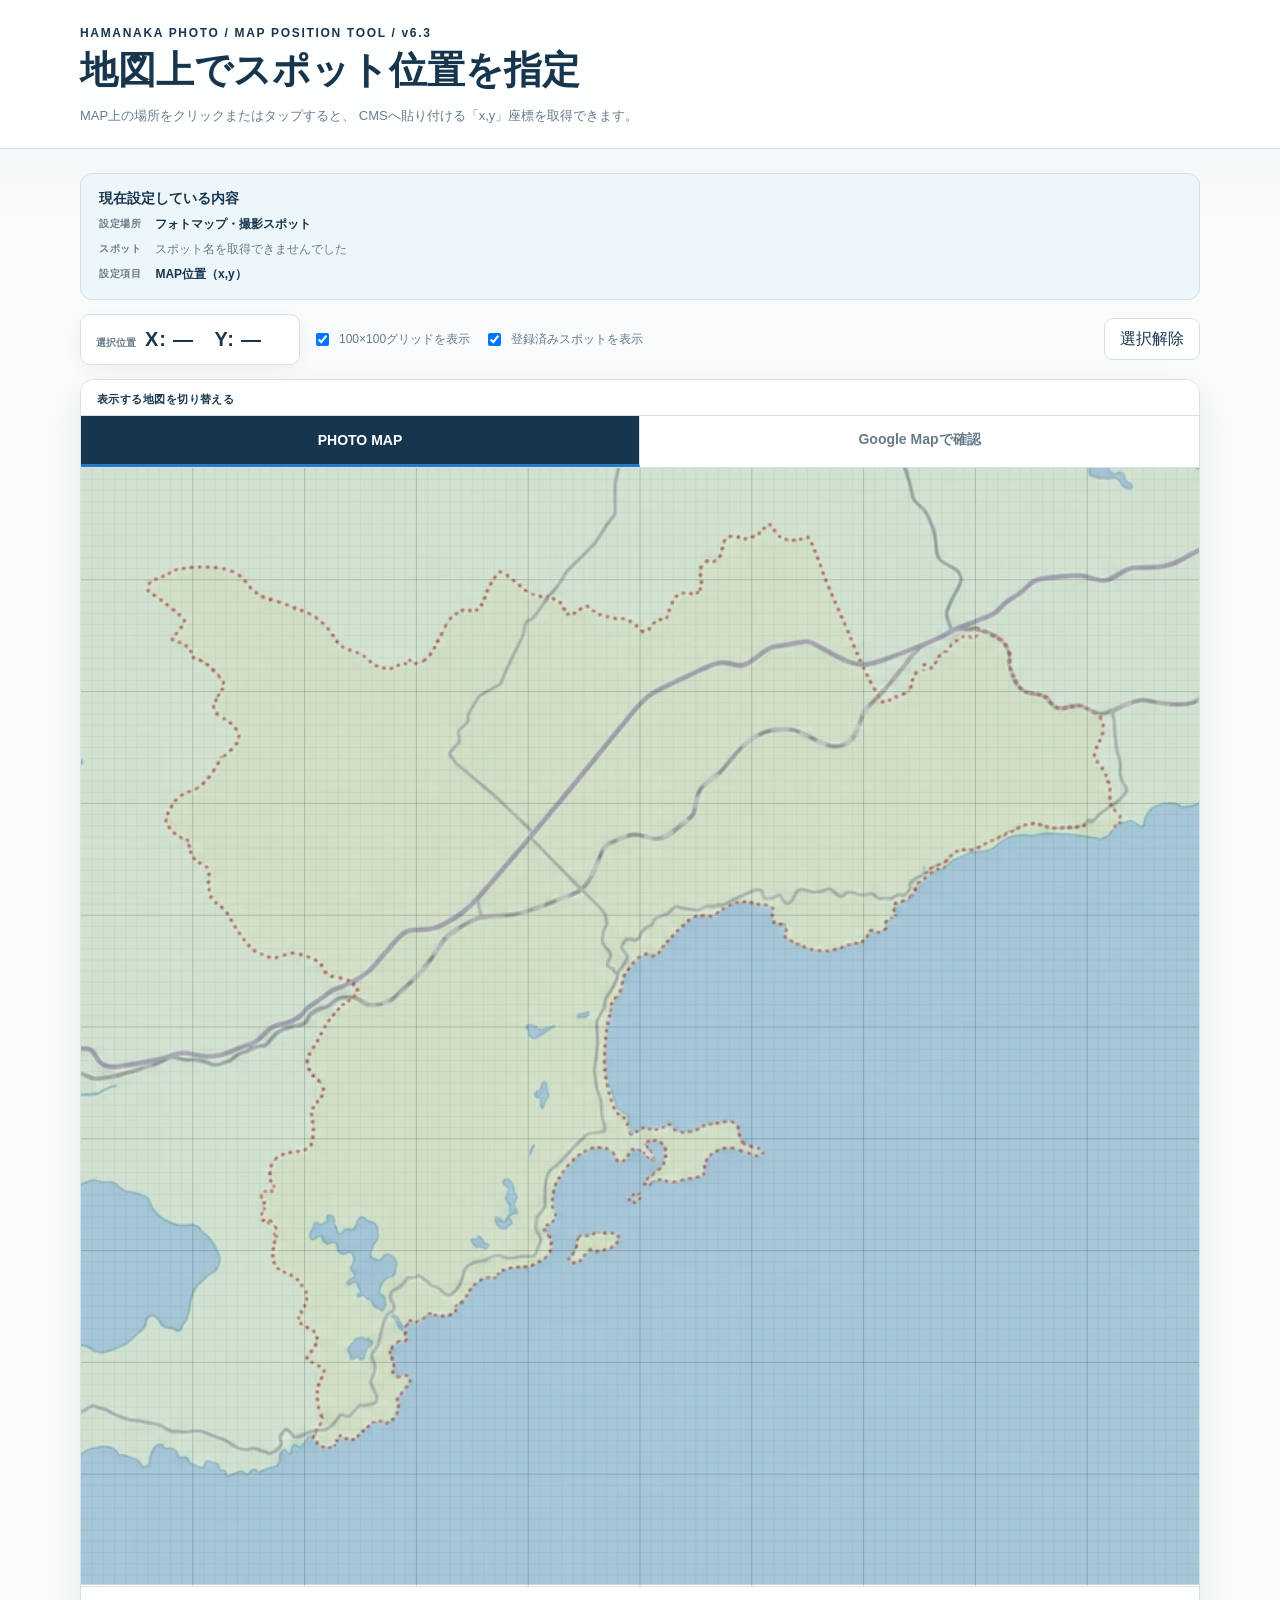
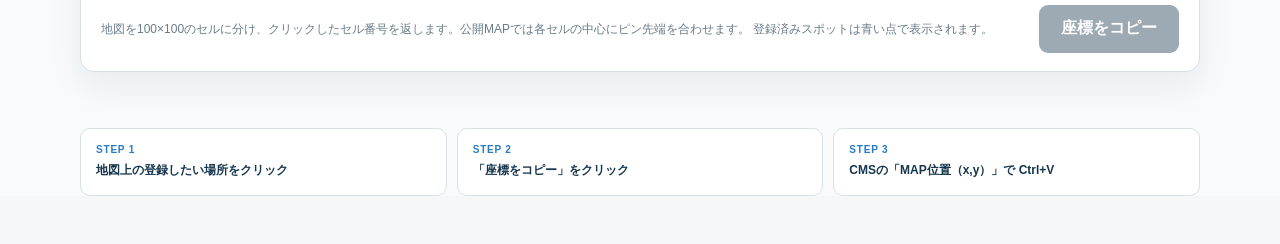
<file: map-coordinate-picker.html>
<!doctype html>
<html lang="ja">
<head>
  <meta charset="utf-8">
  <meta name="viewport" content="width=device-width, initial-scale=1">
  <meta http-equiv="Cache-Control" content="no-cache, no-store, must-revalidate">
  <meta http-equiv="Pragma" content="no-cache">
  <meta http-equiv="Expires" content="0">
  <meta
    name="description"
    content="HAMANAKA PHOTO フォトマップ座標選択ツール">
  <title>MAP位置を指定｜HAMANAKA PHOTO</title>

  <style>
    :root {
      font-family:
        -apple-system,
        BlinkMacSystemFont,
        "Segoe UI",
        "Noto Sans JP",
        sans-serif;
      color: #17364d;
      background: #f5f7f8;
      --navy: #17364d;
      --blue: #247bc5;
      --muted: #687b89;
      --line: #d6e0e5;
      --orange: #e06d2f;
    }

    * {
      box-sizing: border-box;
    }

    body {
      margin: 0;
      min-width: 320px;
      background:
        linear-gradient(
          180deg,
          #eef4f6 0,
          #f8fafb 220px,
          #f8fafb 100%
        );
    }

    button,
    input {
      font: inherit;
    }

    .tool-header {
      padding: 26px 20px 20px;
      border-bottom: 1px solid var(--line);
      background: rgba(255,255,255,.96);
    }

    .tool-header-inner {
      width: min(100%, 1120px);
      margin: 0 auto;
    }

    .brand {
      margin: 0 0 6px;
      color: var(--navy);
      font-size: 12px;
      font-weight: 800;
      letter-spacing: .14em;
    }

    h1 {
      margin: 0;
      font-size: clamp(25px, 4vw, 38px);
      line-height: 1.3;
    }

    .lead {
      margin: 9px 0 0;
      color: var(--muted);
      font-size: 13px;
      line-height: 1.8;
    }

    .wrap {
      width: min(calc(100% - 32px), 1120px);
      margin: 24px auto 48px;
    }

    .toolbar {
      display: grid;
      grid-template-columns: minmax(220px, auto) 1fr auto;
      gap: 12px;
      align-items: center;
      margin-bottom: 14px;
    }

    .coord {
      display: flex;
      gap: 9px;
      align-items: baseline;
      min-height: 48px;
      padding: 11px 15px;
      border: 1px solid var(--line);
      border-radius: 10px;
      background: #fff;
      box-shadow: 0 5px 20px rgba(23,54,77,.04);
    }

    .coord small {
      color: var(--muted);
      font-size: 10px;
      font-weight: 700;
    }

    .coord strong {
      font-size: 20px;
      letter-spacing: .04em;
    }

    .toolbar-options {
      display: flex;
      gap: 14px;
      align-items: center;
      flex-wrap: wrap;
      color: var(--muted);
      font-size: 12px;
    }

    label {
      display: inline-flex;
      gap: 7px;
      align-items: center;
      user-select: none;
    }

    .plain-button {
      min-height: 42px;
      padding: 0 15px;
      border: 1px solid var(--line);
      border-radius: 9px;
      color: var(--navy);
      background: #fff;
      cursor: pointer;
    }

    .plain-button:hover {
      background: #f2f6f8;
    }

    .map-card {
      overflow: hidden;
      border: 1px solid var(--line);
      border-radius: 14px;
      background: #fff;
      box-shadow: 0 14px 35px rgba(23,54,77,.07);
    }

    .map-switch-label {
      margin: 0;
      padding: 12px 16px 8px;
      color: var(--navy);
      background: #fff;
      font-size: 11px;
      font-weight: 800;
      letter-spacing: .04em;
    }

    .map-mode-tabs {
      display: grid;
      grid-template-columns: 1fr 1fr;
      border-bottom: 1px solid var(--line);
      background: #fff;
    }

    .map-mode-tabs button {
      min-height: 52px;
      border: 0;
      border-top: 1px solid var(--line);
      border-right: 1px solid var(--line);
      border-bottom: 3px solid transparent;
      color: var(--muted);
      background: #fff;
      font-size: 14px;
      font-weight: 800;
      cursor: pointer;
    }

    .map-mode-tabs button:last-child {
      border-right: 0;
    }

    .map-mode-tabs button.is-active {
      color: #fff;
      border-bottom-color: var(--blue);
      background: var(--navy);
    }

    .map-stage {
      position: relative;
      width: 100%;
      aspect-ratio: 1 / 1;
      overflow: hidden;
      background: #dcecf0;
    }

    .map-panel {
      position: absolute;
      inset: 0;
    }

    .map-panel[hidden] {
      display: none !important;
    }

    .google-map-frame {
      display: block;
      width: 100%;
      height: 100%;
      border: 0;
      background: #eef3f5;
    }

    .map-frame {
      position: relative;
      width: 100%;
      height: 100%;
      overflow: hidden;
      background: #dcecf0;
    }

    #map {
      display: block;
      width: 100%;
      height: 100%;
      object-fit: contain;
      background: #fff;
      user-select: none;
      -webkit-user-drag: none;
    }

    #map[hidden] {
      display: none;
    }

    .map-fallback {
      display: grid;
      place-content: center;
      min-height: 560px;
      padding: 40px;
      color: var(--muted);
      text-align: center;
      background:
        radial-gradient(
          circle at 35% 34%,
          rgba(108,161,108,.42) 0 9%,
          transparent 10%
        ),
        radial-gradient(
          circle at 52% 48%,
          rgba(96,158,115,.38) 0 17%,
          transparent 18%
        ),
        linear-gradient(
          145deg,
          #d5edf1 0 35%,
          #d9e8d6 36% 66%,
          #bfe0e9 67% 100%
        );
    }

    .map-fallback[hidden] {
      display: none;
    }

    .map-fallback strong {
      display: block;
      color: var(--navy);
      font-size: 24px;
      letter-spacing: .12em;
    }

    .map-fallback span {
      display: block;
      margin-top: 8px;
      font-size: 12px;
      line-height: 1.7;
    }

    #overlay {
      position: absolute;
      inset: 0;
      z-index: 3;
      width: 100%;
      height: 100%;
      cursor: crosshair;
      touch-action: manipulation;
    }

    .existing-pins {
      position: absolute;
      inset: 0;
      z-index: 2;
      pointer-events: none;
    }

    .existing-pin {
      position: absolute;
      left: var(--x);
      top: var(--y);
      width: 13px;
      height: 13px;
      transform: translate(-50%, -50%);
      border: 3px solid rgba(255,255,255,.95);
      border-radius: 50%;
      background: var(--blue);
      box-shadow: 0 3px 9px rgba(23,54,77,.35);
    }

    .existing-pin span {
      position: absolute;
      left: 17px;
      top: 50%;
      width: max-content;
      max-width: 160px;
      transform: translateY(-50%);
      padding: 4px 7px;
      border-radius: 6px;
      color: var(--navy);
      background: rgba(255,255,255,.9);
      font-size: 9px;
      font-weight: 700;
      box-shadow: 0 3px 9px rgba(23,54,77,.08);
    }

    .map-footer {
      display: grid;
      grid-template-columns: 1fr auto;
      gap: 20px;
      align-items: center;
      padding: 18px 20px;
      border-top: 1px solid var(--line);
    }

    .help {
      margin: 0;
      color: var(--muted);
      font-size: 12px;
      line-height: 1.7;
    }

    .copy-button {
      min-height: 48px;
      padding: 0 22px;
      border: 0;
      border-radius: 9px;
      color: #fff;
      background: var(--navy);
      font-weight: 800;
      cursor: pointer;
    }

    .copy-button:hover:not(:disabled) {
      background: #0f2a3e;
    }

    .copy-button:disabled {
      cursor: not-allowed;
      opacity: .42;
    }

    .status {
      min-height: 26px;
      margin: 12px 2px 0;
      color: var(--muted);
      font-size: 12px;
      line-height: 1.7;
    }

    .status.is-success {
      color: #2f6e4c;
      font-weight: 700;
    }

    .status.is-error {
      color: #a94b31;
      font-weight: 700;
    }

    .context-card {
      display: grid;
      grid-template-columns: auto 1fr;
      gap: 8px 14px;
      align-items: center;
      margin-bottom: 14px;
      padding: 16px 18px;
      border: 1px solid #cfe0e9;
      border-radius: 12px;
      background: #edf6fa;
    }

    .context-card strong {
      grid-column: 1 / -1;
      color: var(--navy);
      font-size: 14px;
    }

    .context-label {
      color: var(--muted);
      font-size: 10px;
      font-weight: 700;
      letter-spacing: .06em;
    }

    .context-value {
      color: var(--navy);
      font-size: 12px;
      font-weight: 700;
    }

    .context-value.is-empty {
      color: var(--muted);
      font-weight: 500;
    }

    .steps {
      display: grid;
      grid-template-columns: repeat(3, 1fr);
      gap: 10px;
      margin-top: 18px;
    }

    .step {
      padding: 15px;
      border: 1px solid var(--line);
      border-radius: 10px;
      background: #fff;
    }

    .step b {
      display: block;
      margin-bottom: 5px;
      color: var(--blue);
      font-size: 10px;
      letter-spacing: .08em;
    }

    .step span {
      color: var(--navy);
      font-size: 12px;
      font-weight: 700;
      line-height: 1.6;
    }

    @media (max-width: 760px) {
      .toolbar {
        grid-template-columns: 1fr;
      }


      .existing-pin span {
        display: none;
      }

      .map-footer {
        grid-template-columns: 1fr;
      }

      .copy-button {
        width: 100%;
      }

      .steps {
        grid-template-columns: 1fr;
      }
    }
  </style>
</head>

<body>
  <header class="tool-header">
    <div class="tool-header-inner">
      <p class="brand">HAMANAKA PHOTO / MAP POSITION TOOL / v6.3</p>
      <h1>地図上でスポット位置を指定</h1>
      <p class="lead">
        MAP上の場所をクリックまたはタップすると、
        CMSへ貼り付ける「x,y」座標を取得できます。
      </p>
    </div>
  </header>

  <main class="wrap">
    <section
      class="context-card"
      aria-label="現在設定している内容">
      <strong>現在設定している内容</strong>

      <span class="context-label">設定場所</span>
      <span class="context-value" id="contextPath">
        フォトマップ・撮影スポット
      </span>

      <span class="context-label">スポット</span>
      <span class="context-value is-empty" id="contextSpot">
        スポット名を取得できませんでした
      </span>

      <span class="context-label">設定項目</span>
      <span class="context-value" id="contextField">
        MAP位置（x,y）
      </span>
    </section>

    <div class="toolbar">
      <div class="coord" aria-live="polite">
        <small>選択位置</small>
        <strong id="coord">X: —　Y: —</strong>
      </div>

      <div class="toolbar-options">
        <label>
          <input type="checkbox" id="gridToggle" checked>
          100×100グリッドを表示
        </label>

        <label>
          <input type="checkbox" id="spotsToggle" checked>
          登録済みスポットを表示
        </label>
      </div>

      <button
        class="plain-button"
        id="clearBtn"
        type="button">
        選択解除
      </button>
    </div>

    <section class="map-card">
      <p class="map-switch-label">表示する地図を切り替える</p>

      <div
        class="map-mode-tabs"
        role="tablist"
        aria-label="地図表示の切り替え">

        <button
          class="is-active"
          type="button"
          role="tab"
          aria-selected="true"
          data-map-mode="photo">
          PHOTO MAP
        </button>

        <button
          type="button"
          role="tab"
          aria-selected="false"
          data-map-mode="google">
          Google Mapで確認
        </button>
      </div>

      <div class="map-stage">
        <div
          class="map-panel"
          data-map-mode-panel="photo">

          <div class="map-frame" id="frame">
            <img
              id="map"
              alt="浜中町フォトマップ"
              hidden>

            <div
              class="map-fallback"
              id="mapFallback"
              hidden>
              <div>
                <strong>HAMANAKA</strong>
                <span>
                  地図画像を読み込めませんでした。<br>
                  PHOTO MAP設定の地図画像を確認してください。
                </span>
              </div>
            </div>

            <div
              class="existing-pins"
              id="existingPins"
              aria-hidden="true">
            </div>

            <canvas
              id="overlay"
              aria-label="地図上の位置を選択">
            </canvas>
          </div>
        </div>

        <div
          class="map-panel"
          data-map-mode-panel="google"
          hidden>

          <iframe
            class="google-map-frame"
            title="Google Mapで浜中町を確認"
            loading="lazy"
            referrerpolicy="no-referrer-when-downgrade"
            src="https://www.google.com/maps?q=%E5%8C%97%E6%B5%B7%E9%81%93%E5%8E%9A%E5%B2%B8%E9%83%A1%E6%B5%9C%E4%B8%AD%E7%94%BA&z=10&output=embed">
          </iframe>
        </div>
      </div>

      <div class="map-footer">
        <p class="help">
          地図を100×100のセルに分け、クリックしたセル番号を返します。公開MAPでは各セルの中心にピン先端を合わせます。
          登録済みスポットは青い点で表示されます。
        </p>

        <button
          class="copy-button"
          id="copyAndCloseBtn"
          type="button"
          disabled>
          座標をコピー
        </button>
      </div>
    </section>

    <p class="status" id="status" aria-live="polite"></p>

    <div class="steps" aria-label="使い方">
      <div class="step">
        <b>STEP 1</b>
        <span>地図上の登録したい場所をクリック</span>
      </div>

      <div class="step">
        <b>STEP 2</b>
        <span>「座標をコピー」をクリック</span>
      </div>

      <div class="step">
        <b>STEP 3</b>
        <span>CMSの「MAP位置（x,y）」で Ctrl+V</span>
      </div>
    </div>
  </main>

  <script>
    (() => {
      const DEFAULT_MAP_IMAGE =
        'assets/images/guide-map.webp';

      const img =
        document.getElementById('map');

      const fallback =
        document.getElementById('mapFallback');

      const frame =
        document.getElementById('frame');

      const canvas =
        document.getElementById('overlay');

      const ctx =
        canvas.getContext('2d');

      const coord =
        document.getElementById('coord');

      const gridToggle =
        document.getElementById('gridToggle');

      const spotsToggle =
        document.getElementById('spotsToggle');

      const clearBtn =
        document.getElementById('clearBtn');

      const copyAndCloseBtn =
        document.getElementById('copyAndCloseBtn');

      const existingPins =
        document.getElementById('existingPins');

      const status =
        document.getElementById('status');

      const mapModeButtons =
        [...document.querySelectorAll(
          '[data-map-mode]'
        )];

      const mapModePanels =
        [...document.querySelectorAll(
          '[data-map-mode-panel]'
        )];

      const contextPath =
        document.getElementById('contextPath');

      const contextSpot =
        document.getElementById('contextSpot');

      const contextField =
        document.getElementById('contextField');

      const params =
        new URLSearchParams(
          window.location.search
        );

      const contextName =
        params.get('context') ||
        'フォトマップ・撮影スポット';

      const spotName =
        params.get('spot') || '';

      const fieldName =
        params.get('field') ||
        'MAP位置（x,y）';

      const initialPosition =
        params.get('position') || '';

      contextPath.textContent =
        contextName;

      contextField.textContent =
        fieldName;

      if (spotName) {
        contextSpot.textContent =
          spotName;

        contextSpot.classList.remove(
          'is-empty'
        );

        document.title =
          `${spotName}のMAP位置を指定｜HAMANAKA PHOTO`;
      }

      let selected = null;
      let spots = [];

      const clamp =
        (value, min, max) =>
          Math.min(max, Math.max(min, value));

      const parsePosition = spot => {
        const raw =
          String(spot.position || '')
            .trim()
            .replace(/[，\s]/g, match =>
              match === '，' ? ',' : ''
            );

        const matched =
          raw.match(
            /^(100|[1-9][0-9]?),(100|[1-9][0-9]?)$/
          );

        if (matched) {
          return {
            x: Number(matched[1]),
            y: Number(matched[2])
          };
        }

        const x =
          Number(spot.x);

        const y =
          Number(spot.y);

        if (
          Number.isFinite(x) &&
          Number.isFinite(y)
        ) {
          return {
            x: clamp(x, 1, 100),
            y: clamp(y, 1, 100)
          };
        }

        return null;
      };

      const setStatus =
        (message, type = '') => {
          status.textContent = message;
          status.className =
            `status${type ? ` is-${type}` : ''}`;
        };

      const resizeCanvas = () => {
        const rect =
          frame.getBoundingClientRect();

        if (!rect.width || !rect.height) {
          return;
        }

        const dpr =
          window.devicePixelRatio || 1;

        canvas.width =
          Math.round(rect.width * dpr);

        canvas.height =
          Math.round(rect.height * dpr);

        canvas.style.width =
          `${rect.width}px`;

        canvas.style.height =
          `${rect.height}px`;

        ctx.setTransform(
          dpr,
          0,
          0,
          dpr,
          0,
          0
        );

        draw();
      };

      const draw = () => {
        const w =
          canvas.clientWidth;

        const h =
          canvas.clientHeight;

        ctx.clearRect(0, 0, w, h);

        if (gridToggle.checked) {
          ctx.save();

          for (let i = 1; i < 100; i += 1) {
            const x =
              w * i / 100;

            const y =
              h * i / 100;

            ctx.beginPath();
            ctx.lineWidth =
              i % 10 === 0
                ? 0.8
                : 0.35;

            ctx.strokeStyle =
              i % 10 === 0
                ? 'rgba(40,55,45,.28)'
                : 'rgba(40,55,45,.12)';

            ctx.moveTo(x, 0);
            ctx.lineTo(x, h);
            ctx.stroke();

            ctx.beginPath();
            ctx.lineWidth =
              i % 10 === 0
                ? 0.8
                : 0.35;

            ctx.strokeStyle =
              i % 10 === 0
                ? 'rgba(40,55,45,.28)'
                : 'rgba(40,55,45,.12)';

            ctx.moveTo(0, y);
            ctx.lineTo(w, y);
            ctx.stroke();
          }

          ctx.restore();
        }

        if (selected) {
          const cellW =
            w / 100;

          const cellH =
            h / 100;

          const left =
            (selected.x - 1) * cellW;

          const top =
            (selected.y - 1) * cellH;

          ctx.save();

          ctx.fillStyle =
            'rgba(255,135,45,.28)';

          ctx.fillRect(
            left,
            top,
            cellW,
            cellH
          );

          ctx.strokeStyle =
            'rgba(210,85,10,.95)';

          ctx.lineWidth = 2;

          ctx.strokeRect(
            left,
            top,
            cellW,
            cellH
          );

          const cx =
            left + cellW / 2;

          const cy =
            top + cellH / 2;

          ctx.beginPath();
          ctx.arc(
            cx,
            cy,
            5,
            0,
            Math.PI * 2
          );

          ctx.fillStyle =
            'rgba(190,60,0,.95)';

          ctx.fill();

          ctx.beginPath();
          ctx.moveTo(cx - 12, cy);
          ctx.lineTo(cx + 12, cy);
          ctx.moveTo(cx, cy - 12);
          ctx.lineTo(cx, cy + 12);
          ctx.strokeStyle =
            'rgba(190,60,0,.95)';
          ctx.lineWidth = 1.5;
          ctx.stroke();

          ctx.restore();
        }
      };

      const renderExistingPins = () => {
        existingPins.innerHTML = '';

        spots
          .filter(
            spot =>
              spot &&
              spot.published !== false
          )
          .forEach(spot => {
            const position =
              parsePosition(spot);

            if (!position) {
              return;
            }

            const pin =
              document.createElement('div');

            pin.className =
              'existing-pin';

            pin.style.setProperty(
              '--x',
              `${position.x - 0.5}%`
            );

            pin.style.setProperty(
              '--y',
              `${position.y - 0.5}%`
            );

            const label =
              document.createElement('span');

            label.textContent =
              String(
                spot.name ||
                '登録済みスポット'
              );

            pin.appendChild(label);
            existingPins.appendChild(pin);
          });

        existingPins.hidden =
          !spotsToggle.checked;
      };

      const pick = event => {
        const rect =
          canvas.getBoundingClientRect();

        const px =
          Math.max(
            0,
            Math.min(
              rect.width - 0.0001,
              event.clientX - rect.left
            )
          );

        const py =
          Math.max(
            0,
            Math.min(
              rect.height - 0.0001,
              event.clientY - rect.top
            )
          );

        const x =
          Math.floor(
            px / rect.width * 100
          ) + 1;

        const y =
          Math.floor(
            py / rect.height * 100
          ) + 1;

        selected = {
          x,
          y
        };

        coord.textContent =
          `X: ${x}　Y: ${y}`;

        copyAndCloseBtn.disabled =
          false;

        setStatus(
          `選択座標は ${x},${y} です。`
        );

        draw();

        window.dispatchEvent(
          new CustomEvent(
            'map-coordinate-selected',
            {
              detail: {
                x,
                y
              }
            }
          )
        );
      };

      const copyText = async text => {
        if (
          navigator.clipboard &&
          window.isSecureContext
        ) {
          await navigator.clipboard.writeText(
            text
          );
          return;
        }

        const textarea =
          document.createElement('textarea');

        textarea.value = text;
        textarea.setAttribute(
          'readonly',
          ''
        );

        textarea.style.position =
          'fixed';

        textarea.style.opacity =
          '0';

        document.body.appendChild(
          textarea
        );

        textarea.select();

        const copied =
          document.execCommand('copy');

        textarea.remove();

        if (!copied) {
          throw new Error(
            'Clipboard copy failed'
          );
        }
      };

      const copyCoordinate = async () => {
        if (!selected) {
          setStatus(
            '先に地図上の位置を選択してください。',
            'error'
          );
          return;
        }

        const value =
          `${selected.x},${selected.y}`;

        try {
          await copyText(value);

          setStatus(
            `${value} をコピーしました。Pages CMSの「MAP位置（x,y）」欄へ貼り付けてください。`,
            'success'
          );

          copyAndCloseBtn.textContent =
            'コピーしました';

          window.setTimeout(() => {
            copyAndCloseBtn.textContent =
              '座標をコピー';
          }, 1600);

        } catch (error) {
          console.error(error);

          setStatus(
            `コピーできませんでした。表示されている座標 ${value} を手動でコピーしてください。`,
            'error'
          );
        }
      };

      const setMapMode = mode => {
        const next =
          mode === 'google'
            ? 'google'
            : 'photo';

        mapModeButtons.forEach(
          button => {
            const active =
              button.dataset.mapMode === next;

            button.classList.toggle(
              'is-active',
              active
            );

            button.setAttribute(
              'aria-selected',
              String(active)
            );
          }
        );

        mapModePanels.forEach(
          panel => {
            panel.hidden =
              panel.dataset.mapModePanel !== next;
          }
        );

        if (next === 'photo') {
          requestAnimationFrame(
            resizeCanvas
          );
        }
      };

      const applyInitialPosition = () => {
        const matched =
          String(initialPosition)
            .trim()
            .match(
              /^(100|[1-9][0-9]?),(100|[1-9][0-9]?)$/
            );

        if (!matched) {
          return;
        }

        selected = {
          x: Number(matched[1]),
          y: Number(matched[2])
        };

        coord.textContent =
          `X: ${selected.x}　Y: ${selected.y}`;

        copyAndCloseBtn.disabled =
          false;

        setStatus(
          `現在の登録座標 ${selected.x},${selected.y} を表示しています。`
        );

        draw();
      };

      const loadData = async () => {
        let mapImage =
          DEFAULT_MAP_IMAGE;

        try {
          const response =
            await fetch(
              'data/photo-map.json',
              {
                cache: 'no-cache'
              }
            );

          if (response.ok) {
            const settings =
              await response.json();

            if (
              settings &&
              settings.map &&
              settings.map.image
            ) {
              mapImage =
                String(
                  settings.map.image
                );
            }

            if (
              settings &&
              settings.map &&
              settings.map.alt
            ) {
              img.alt =
                String(
                  settings.map.alt
                );
            }
          }
        } catch (error) {
          console.warn(
            'MAP設定を読み込めませんでした。',
            error
          );
        }

        try {
          const response =
            await fetch(
              'data/photo-spots.json',
              {
                cache: 'no-cache'
              }
            );

          if (response.ok) {
            const data =
              await response.json();

            spots =
              Array.isArray(data)
                ? data
                : [];
          }
        } catch (error) {
          console.warn(
            '登録済みスポットを読み込めませんでした。',
            error
          );
        }

        renderExistingPins();

        img.addEventListener(
          'load',
          () => {
            fallback.hidden = true;
            img.hidden = false;

            requestAnimationFrame(
              resizeCanvas
            );
          },
          {
            once: true
          }
        );

        img.addEventListener(
          'error',
          () => {
            img.hidden = true;
            fallback.hidden = false;

            requestAnimationFrame(
              resizeCanvas
            );
          },
          {
            once: true
          }
        );

        img.src = mapImage;

        if (img.complete) {
          if (
            img.naturalWidth > 0
          ) {
            fallback.hidden = true;
            img.hidden = false;
          } else {
            img.hidden = true;
            fallback.hidden = false;
          }

          requestAnimationFrame(
            resizeCanvas
          );
        }
      };

      canvas.addEventListener(
        'pointerdown',
        pick
      );

      gridToggle.addEventListener(
        'change',
        draw
      );

      spotsToggle.addEventListener(
        'change',
        () => {
          existingPins.hidden =
            !spotsToggle.checked;
        }
      );

      clearBtn.addEventListener(
        'click',
        () => {
          selected = null;

          coord.textContent =
            'X: —　Y: —';

          copyAndCloseBtn.disabled =
            true;

          copyAndCloseBtn.textContent =
            '座標をコピー';

          setStatus('');
          draw();
        }
      );

      copyAndCloseBtn.addEventListener(
        'click',
        copyCoordinate
      );

      mapModeButtons.forEach(
        button => {
          button.addEventListener(
            'click',
            () => {
              setMapMode(
                button.dataset.mapMode
              );
            }
          );
        }
      );

      window.addEventListener(
        'resize',
        resizeCanvas
      );

      if ('ResizeObserver' in window) {
        const observer =
          new ResizeObserver(
            resizeCanvas
          );

        observer.observe(frame);
      }

      loadData()
        .finally(() => {
          applyInitialPosition();
        });
    })();
  </script>
</body>
</html>
</file>
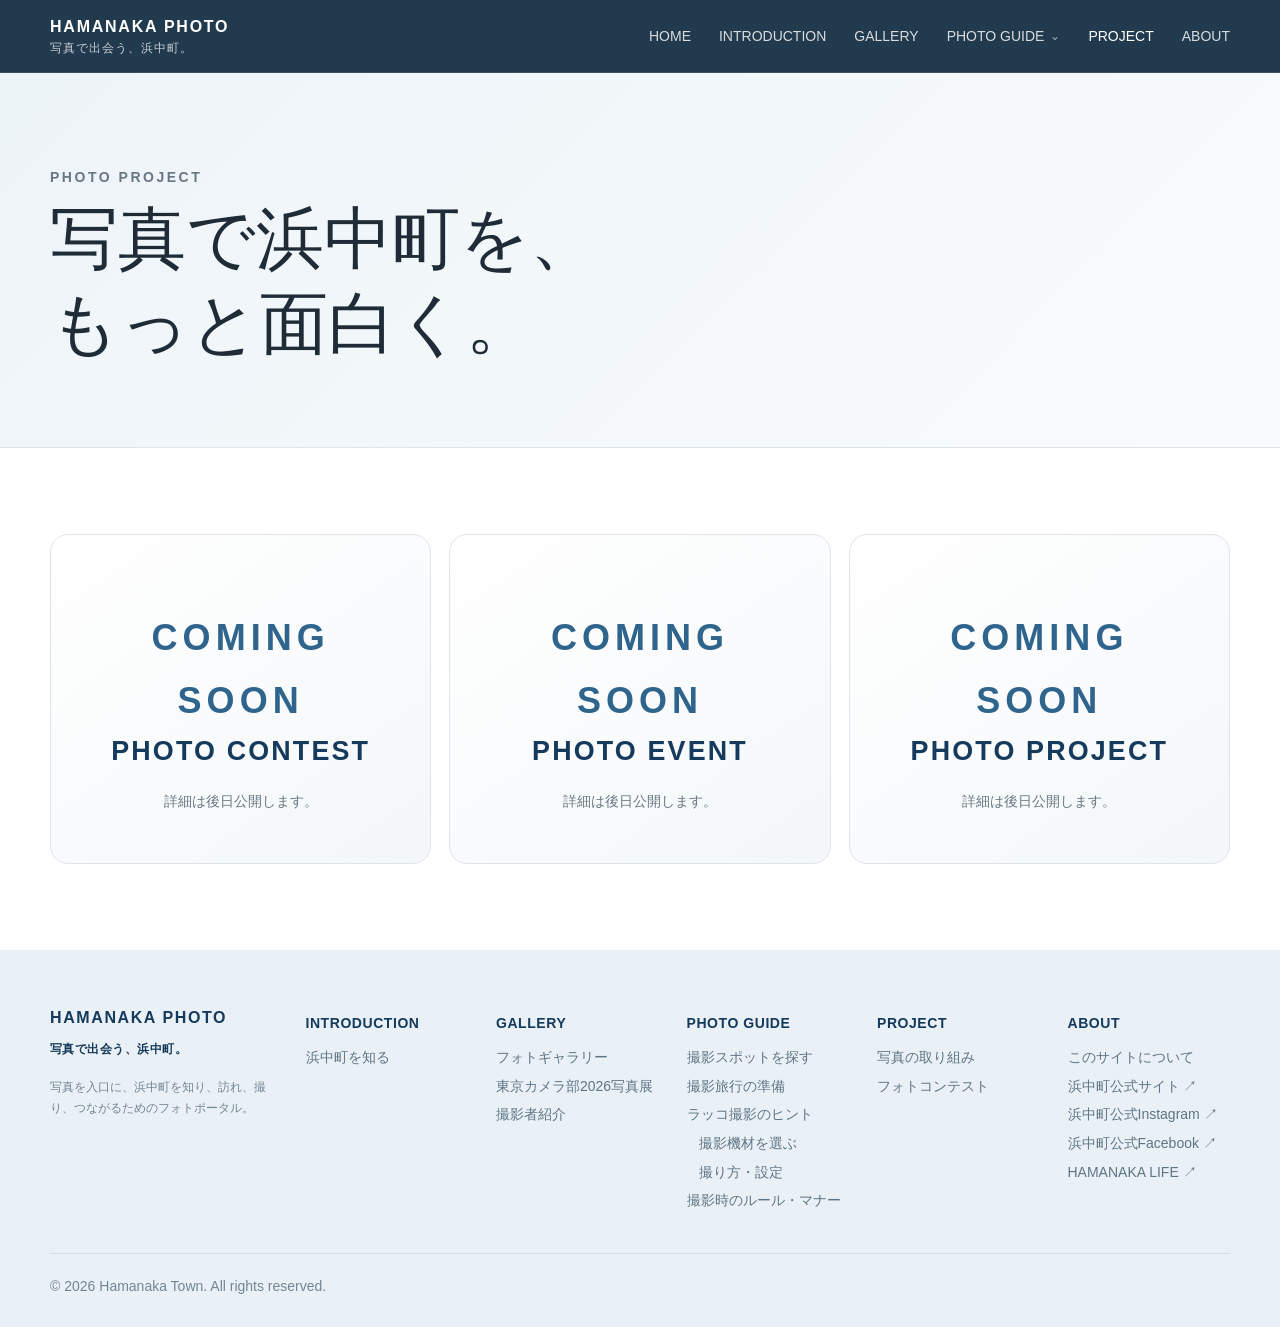
<file: project.html>
<!doctype html>
<html lang="ja">
<head>
  <link rel="icon" href="favicon.ico" sizes="any">
  <link rel="icon" type="image/png" sizes="32x32" href="assets/icons/favicon-32.png">
  <link rel="apple-touch-icon" sizes="180x180" href="assets/icons/apple-touch-icon.png">
  <meta charset="utf-8">
  <meta name="viewport" content="width=device-width, initial-scale=1">
  <meta name="description" content="浜中町のフォトコンテスト、撮影会、カメラ活動などを紹介するHAMANAKA PHOTO PROJECT。">
  <meta name="theme-color" content="#153a5b">
  <title>PHOTO PROJECT｜HAMANAKA PHOTO</title>
  <link rel="stylesheet" href="assets/css/style.css?v=3">
</head>
<body>
<a class="skip-link" href="#main">本文へ移動</a>

<header class="site-header">
  <div class="container header-inner">
    <a class="brand" href="index.html">HAMANAKA PHOTO<small>写真で出会う、浜中町。</small></a>
    <button class="menu-button" type="button" aria-expanded="false" aria-controls="site-nav">MENU</button>
    <nav class="site-nav" id="site-nav" aria-label="メインナビゲーション">
      <a href="index.html">HOME</a>
      <a href="introduction.html">INTRODUCTION</a>
      <a href="gallery.html">GALLERY</a>
      <a href="guide.html">PHOTO GUIDE</a>
      <a href="project.html" aria-current="page">PROJECT</a>
      <a href="about.html">ABOUT</a>
    </nav>
  </div>
</header>

<main id="main" data-project-page>
  <section class="page-hero project-hero">
    <div class="container">
      <p class="eyebrow" data-project-hero-eyebrow>PHOTO PROJECT</p>
      <h1 class="project-page-title" data-project-hero-title>写真で浜中町を、<br>もっと面白く。</h1>
    </div>
  </section>

  <section class="section">
    <div class="container">
      <div class="project-grid" data-project-grid aria-live="polite">
        <article class="project-card is-coming-soon" id="contest">
          <div class="project-card-body">
            <h2>PHOTO CONTEST</h2>
            <p class="project-card-text">詳細は後日公開します。</p>
            <div class="project-card-footer"><div class="status status-coming-soon">COMING SOON</div></div>
          </div>
        </article>

        <article class="project-card is-coming-soon" id="photo-walk">
          <div class="project-card-body">
            <h2>PHOTO EVENT</h2>
            <p class="project-card-text">詳細は後日公開します。</p>
            <div class="project-card-footer"><div class="status status-coming-soon">COMING SOON</div></div>
          </div>
        </article>

        <article class="project-card is-coming-soon" id="camera-activity">
          <div class="project-card-body">
            <h2>PHOTO PROJECT</h2>
            <p class="project-card-text">詳細は後日公開します。</p>
            <div class="project-card-footer"><div class="status status-coming-soon">COMING SOON</div></div>
          </div>
        </article>
      </div>
    </div>
  </section>
</main>

<footer class="site-footer">
  <div class="container footer-grid">
    <div class="footer-brand">HAMANAKA PHOTO<br><small>写真で出会う、浜中町。</small></div>
    <div class="footer-col"><h2>写真を見る</h2><a href="gallery.html">東京カメラ部2026写真展</a><a href="gallery.html#author">作者紹介</a></div>
    <div class="footer-col"><h2>撮りに行く</h2><a href="guide.html">フォトガイド</a><a href="guide-article.html?article=photo-map">フォトマップ</a></div>
    <div class="footer-col"><h2>写真活動</h2><a href="project.html">PROJECT</a><a href="project.html#contest">フォトコンテスト</a></div>
    <div class="footer-col"><h2>ABOUT</h2><a href="introduction.html">浜中町を知る</a><a href="about.html">このサイトについて</a><a href="https://www.townhamanaka.jp/" target="_blank" rel="noopener">浜中町公式サイト ↗</a></div>
  </div>
  <div class="container copyright">© <span data-year></span> Hamanaka Town. All rights reserved.</div>
</footer>

<script src="assets/js/main.js?v=4"></script>
<script src="assets/js/project.js"></script>
<script src="assets/js/year.js?v=4"></script>
</body>
</html>
</file>
<file: assets/css/style.css>
:root {
  --navy: #153a5b;
  --blue: #2f648d;
  --blue-soft: #eaf2f7;
  --green: #6f8b72;
  --green-soft: #eef4ed;
  --sand: #a98654;
  --sand-soft: #f6f0e8;
  --ink: #1f2c38;
  --muted: #687783;
  --line: #dde5ea;
  --paper: #ffffff;
  --bg: #f7f9fa;
  --max: 1180px;
  --radius: 18px;
  --shadow:
    0 16px 50px rgba(22, 55, 82, 0.10);
}

* {
  box-sizing: border-box;
}


html {
  scroll-behavior: smooth;
}


body {
  margin: 0;

  font-size: 16px;

  color: var(--ink);
  background: var(--paper);

  font-family:
    "Noto Sans JP",
    "Yu Gothic",
    "Hiragino Kaku Gothic ProN",
    Meiryo,
    sans-serif;

  line-height: 1.75;

  -webkit-font-smoothing:
    antialiased;
}


img {
  display: block;
  max-width: 100%;
}


a {
  color: inherit;
  text-decoration: none;
}


button,
input,
select,
textarea {
  font: inherit;
}


button {
  cursor: pointer;
}



/* =========================
   ACCESSIBILITY
========================= */

.skip-link {
  position: absolute;

  left: -9999px;
  top: 0;

  z-index: 1000;

  padding: 10px 14px;

  background: #fff;
}


.skip-link:focus {
  left: 10px;
  top: 10px;
}



/* =========================
   COMMON
========================= */

.container {
  width:
    min(
      var(--max),
      calc(100% - 48px)
    );

  margin-inline: auto;
}



/* =========================
   HEADER
========================= */

.site-header {
  position: sticky;

  top: 0;

  z-index: 50;

  border-bottom:
    1px solid
    rgba(255, 255, 255, .12);

  background:
    rgba(16, 42, 63, .92);

  backdrop-filter:
    blur(14px);
}


.header-inner {
  min-height: 72px;

  display: flex;

  align-items: center;
  justify-content: space-between;

  gap: 24px;
}


.brand {
  color: #fff;

  font-weight: 700;

  letter-spacing: .11em;

  line-height: 1.2;
}


.brand small {
  display: block;

  margin-top: 5px;

  font-size: 12px;
  font-weight: 500;

  letter-spacing: .08em;

  opacity: .75;
}


.site-nav {
  display: flex;

  align-items: center;

  gap: 28px;

  color: #fff;

  font-size: 14px;
}


.site-nav a {
  opacity: .82;

  transition: .2s;
}


.site-nav a:hover,
.site-nav a[aria-current="page"] {
  opacity: 1;
}


.menu-button {
  display: none;

  padding: 8px 13px;

  border:
    1px solid
    rgba(255, 255, 255, .28);

  border-radius: 999px;

  background: transparent;

  color: #fff;
}



/* =========================
   HERO
========================= */

.hero {
  min-height: 720px;

  display: grid;

  align-items: center;

  color: #fff;

  background:

    linear-gradient(
      90deg,
      rgba(12, 38, 61, .76) 0%,
      rgba(12, 38, 61, .40) 45%,
      rgba(12, 38, 61, .08) 76%
    ),

    url("../images/01_home/01_HOME.webp")
    center 46% /
    cover
    no-repeat;
}


.hero-inner {
  padding:
    100px 0 120px;
}


.eyebrow {
  margin:
    0 0 16px;

  font-size: 14px;
  font-weight: 700;

  letter-spacing: .18em;

  text-transform: uppercase;
}


.hero h1 {
  max-width: 720px;

  margin: 0;

  font-family:
    "Noto Serif CJK JP",
    "Yu Mincho",
    serif;

  font-size:
    clamp(
      46px,
      7vw,
      84px
    );

  font-weight: 500;

  line-height: 1.25;

  letter-spacing: .04em;
}


.hero-copy {
  max-width: 590px;

  margin:
    28px 0 0;

  font-size: 16px;

  line-height: 2;

  text-shadow:
    0 2px 20px
    rgba(0, 0, 0, .24);
}


.hero-actions {
  display: flex;

  flex-wrap: wrap;

  gap: 12px;

  margin-top: 34px;
}



/* =========================
   BUTTON
========================= */

.btn {
  display: inline-flex;

  align-items: center;
  justify-content: center;

  min-height: 48px;

  padding:
    0 22px;

  border:
    1px solid transparent;

  border-radius: 999px;

  font-size: 14px;
  font-weight: 700;

  transition:
    transform .2s,
    box-shadow .2s,
    background .2s;
}


.btn:hover {
  transform:
    translateY(-2px);
}


.btn-light {
  background: #fff;

  color: var(--navy);

  box-shadow:
    0 8px 30px
    rgba(0, 0, 0, .12);
}


.btn-ghost {
  border-color:
    rgba(255, 255, 255, .55);

  color: #fff;

  background:
    rgba(255, 255, 255, .08);
}


.btn-blue {
  color: #fff;

  background:
    var(--blue);
}


.btn-outline {
  border-color:
    var(--line);

  background: #fff;

  color: var(--navy);
}


.btn-muted {
  color: var(--muted);

  background: #edf1f3;

  cursor: default;
}



/* =========================
   HOME
========================= */

.home-main {
  padding:
    44px 0 92px;
}


.feature-grid {
  display: grid;

  grid-template-columns:
    repeat(3, 1fr);

  gap: 20px;
}


.feature-card {
  position: relative;

  display: flex;

  flex-direction: column;

  min-height: 500px;

  padding: 34px;

  overflow: hidden;

  border-radius:
    var(--radius);

  box-shadow:
    var(--shadow);
}


.feature-card::before {
  content: "";

  position: absolute;

  inset: 0;

  z-index: 0;
}


.feature-card > * {
  position: relative;

  z-index: 1;
}


.feature-card h2 {
  margin:
    8px 0 8px;

  font-size: 28px;

  line-height: 1.45;

  font-weight: 600;
}


.feature-card p {
  margin: 0;

  color: inherit;

  opacity: .88;
}


.feature-card .card-bottom {
  margin-top: auto;

  padding-top: 28px;
}



/* PHOTO GALLERY */

.feature-card.gallery {
  color: #fff;

  background:

    url("../images/01_home/02_GALLERY.webp")
    center /
    cover
    no-repeat;
}


.feature-card.gallery::before {
  background:

    linear-gradient(
      180deg,
      rgba(9, 27, 42, .08),
      rgba(9, 27, 42, .78)
    );
}



/* PHOTO GUIDE */

.feature-card.guide {
  color: var(--ink);

  background:

    url("../images/01_home/03_GUIDE.webp")
    center /
    cover
    no-repeat;
}


.feature-card.guide::before {
  background:

    linear-gradient(
      180deg,
      rgba(246, 250, 245, .80),
      rgba(238, 245, 237, .95)
    );
}



/* PROJECT */

.feature-card.project {
  color: var(--ink);

  background:

    url("../images/01_home/04_PROJECT.webp")
    center /
    cover
    no-repeat;
}


.feature-card.project::before {
  background:

    linear-gradient(
      180deg,
      rgba(255, 255, 255, .48),
      rgba(247, 241, 232, .96)
    );
}



/* CURRENT SELECTION */

.current-selection {
  margin-top: 22px;

  padding-top: 18px;

  border-top:
    1px solid
    rgba(255, 255, 255, .22);
}


.current-selection-label {
  margin:
    0 0 6px;

  font-size: 14px;

  font-weight: 700;

  letter-spacing: .14em;

  opacity: .72;
}


.current-selection-title {
  margin: 0;

  font-size: 14px;

  font-weight: 700;

  line-height: 1.6;
}



/* PHOTO GUIDE LINKS */

.mini-links {
  display: grid;

  grid-template-columns:
    1fr 1fr;

  margin-top: 24px;

  overflow: hidden;

  border:
    1px solid
    rgba(31, 44, 56, .12);

  border-radius: 12px;

  background:
    rgba(255, 255, 255, .55);
}


.mini-links a {
  padding:
    13px 10px;

  text-align: center;

  font-size: 14px;

  border-right:
    1px solid
    rgba(31, 44, 56, .10);

  border-bottom:
    1px solid
    rgba(31, 44, 56, .10);
}


.mini-links a:nth-child(2n) {
  border-right: 0;
}


.mini-links a:nth-last-child(-n+2) {
  border-bottom: 0;
}


.mini-links a:hover {
  background:
    rgba(255, 255, 255, .94);
}



/* =========================
   FEATURE
========================= */

.feature-banner {
  margin-top: 28px;

  display: grid;

  grid-template-columns:
    minmax(280px, .8fr)
    minmax(0, 1.2fr);

  min-height: 310px;

  overflow: hidden;

  border-radius:
    var(--radius);

  color: #fff;

  background:
    var(--navy);

  box-shadow:
    var(--shadow);
}


.feature-banner .copy {
  padding:
    40px 34px;
}


.feature-banner h2 {
  margin:
    8px 0 12px;

  font-size:
    clamp(
      26px,
      3vw,
      40px
    );

  line-height: 1.4;
}


.feature-banner p {
  max-width: 600px;

  margin:
    0 0 24px;

  opacity: .86;
}


.feature-banner .image {
  display: flex;

  align-items: center;
  justify-content: center;

  min-width: 0;

  overflow: hidden;

  background: #fff;
}


.feature-banner .image img {
  width: 100%;
  height: 100%;

  object-fit: contain;
}



/* =========================
   SECTION
========================= */

.section {
  padding:
    86px 0;
}


.section-soft {
  background:
    var(--bg);
}


.section-head {
  display: flex;

  align-items: end;

  justify-content:
    space-between;

  gap: 20px;

  margin-bottom: 30px;
}


.section-title {
  margin: 0;

  font-size:
    clamp(
      28px,
      4vw,
      44px
    );

  line-height: 1.3;
}


.section-title small {
  display: block;

  margin-bottom: 8px;

  color: var(--blue);

  font-size: 12px;

  letter-spacing: .18em;

  text-transform: uppercase;
}


.section-lead {
  max-width: 680px;

  margin:
    12px 0 0;

  color: var(--muted);
}



/* =========================
   GALLERY
========================= */

.preview-grid,
.gallery-grid {
  display: grid;

  grid-template-columns:
    repeat(3, 1fr);

  gap: 18px;
}


.photo-card {
  overflow: hidden;

  border:
    1px solid
    var(--line);

  border-radius: 16px;

  background: #fff;

  transition:
    transform .2s,
    box-shadow .2s;
}


.photo-card:hover {
  transform:
    translateY(-3px);

  box-shadow:
    var(--shadow);
}


.photo-card button {
  width: 100%;

  padding: 0;

  border: 0;

  background:
    transparent;

  text-align: left;

  color: inherit;
}


.photo-thumb {
  width: 100%;

  aspect-ratio: 4 / 3;

  object-fit: cover;
}


.photo-meta {
  padding:
    18px 19px 20px;
}


.photo-meta h3 {
  margin:
    0 0 6px;

  font-size: 17px;
}


.photo-meta p {
  margin: 0;

  color: var(--muted);

  font-size: 14px;
}



/* =========================
   PAST SELECTIONS
========================= */

[data-current-link][hidden] {
  display:
    none !important;
}

.gallery-page [hidden],
.feature-banner [hidden],
.news-row[hidden],
.site-footer [hidden] {
  display: none !important;
}

html:not(.gallery-exhibition-released) a[href*="selection=tokyo-camera-club-2026"],
html:not(.gallery-exhibition-released) a[href="gallery.html#author"] {
  display: none !important;
}


.past-selection-grid {
  display: grid;

  grid-template-columns:
    repeat(
      3,
      minmax(0, 1fr)
    );

  gap: 22px;
}


.selection-card {
  overflow: hidden;

  border:
    1px solid
    var(--line);

  border-radius: 16px;

  background: #fff;

  transition:
    transform .2s ease,
    box-shadow .2s ease;
}


.selection-card:hover {
  transform:
    translateY(-4px);

  box-shadow:
    var(--shadow);
}


.selection-card a {
  display: block;

  height: 100%;
}


.selection-card-image {
  overflow: hidden;

  aspect-ratio:
    16 / 10;

  background:
    #edf2f5;
}


.selection-card-image img {
  width: 100%;
  height: 100%;

  object-fit: cover;

  transition:
    transform .35s ease;
}


.selection-card:hover
.selection-card-image img {
  transform:
    scale(1.03);
}


.selection-card-copy {
  padding: 22px;
}


.selection-year {
  margin:
    0 0 6px;

  color:
    var(--blue);

  font-size: 12px;

  font-weight: 700;

  letter-spacing: .12em;
}


.selection-card-copy h3 {
  margin:
    0 0 10px;

  font-size: 19px;

  line-height: 1.5;
}


.selection-card-copy p {
  margin: 0;

  color:
    var(--muted);

  font-size: 14px;

  line-height: 1.8;
}


.selection-link {
  display: inline-block;

  margin-top: 18px;

  color:
    var(--blue);

  font-size: 14px;

  font-weight: 700;
}



/* =========================
   NEWS
========================= */

.news-list {
  border-top:
    1px solid
    var(--line);
}


.news-row {
  display: grid;

  grid-template-columns:
    115px
    100px
    1fr;

  gap: 16px;

  align-items: center;

  padding:
    17px 4px;

  border-bottom:
    1px solid
    var(--line);

  font-size: 14px;
}


.tag {
  display: inline-flex;

  justify-content: center;

  padding:
    4px 8px;

  border-radius: 999px;

  background:
    var(--blue-soft);

  color:
    var(--blue);

  font-size: 12px;

  font-weight: 700;
}



/* =========================
   PAGE HERO
========================= */

.page-hero {
  padding:
    92px 0 70px;

  background:

    linear-gradient(
      135deg,
      #edf4f8,
      #f9fbfc
    );

  border-bottom:
    1px solid
    var(--line);
}


.page-hero h1 {
  margin:
    7px 0 10px;

  font-size:
    clamp(
      40px,
      6vw,
      68px
    );

  font-family:
    "Noto Serif CJK JP",
    "Yu Mincho",
    serif;

  font-weight: 500;

  line-height: 1.25;
}


.page-hero p {
  max-width: 720px;

  margin: 0;

  color:
    var(--muted);
}



/* =========================
   PHOTOGRAPHERS
========================= */

.author-grid {
  display: grid;

  grid-template-columns:
    repeat(
      2,
      minmax(0, 1fr)
    );

  gap: 24px;

  align-items: start;
}


.author-card {
  display: block;

  align-self: start;

  min-width: 0;

  margin: 0;

  padding: 24px;

  border:
    1px solid
    var(--line);

  border-radius: 14px;

  background: #fff;

  box-shadow:

    0 5px 20px
    rgba(35, 55, 80, .06);
}


.author-fixed {
  display: grid;

  grid-template-columns:
    120px
    minmax(0, 1fr);

  gap: 22px;

  align-items: start;

  min-height: 120px;
}


.author-photo {
  display: block;

  width: 120px;
  height: 120px;

  margin: 0;

  object-fit: cover;

  border-radius: 50%;

  background:
    #edf2f5;

  align-self: start;
}


.author-info {
  min-width: 0;

  padding-top: 3px;
}


.author-info .eyebrow {
  margin:
    0 0 6px;

  color:
    #6482a0;

  font-size: 14px;

  font-weight: 700;

  letter-spacing: .14em;
}


.author-info h2,
.author-info h3 {
  margin:
    0 0 12px;

  color:
    #26384b;

  font-size: 20px;

  font-weight: 500;

  line-height: 1.5;
}


.author-en {
  display: block;

  margin-top: 2px;

  color:
    #758291;

  font-size: 14px;

  font-weight: 400;
}


.took-photos {
  margin: 0;

  color:
    #667789;

  font-size: 14px;

  line-height: 1.7;

  letter-spacing: .03em;
}



/* PROFILE DETAILS */

.author-details {
  margin-top: 20px;

  border-top:
    1px solid
    #e2e8ee;
}


.author-details summary {
  position: relative;

  min-height: 44px;

  padding:
    14px 40px 8px 0;

  list-style: none;

  cursor: pointer;

  color:
    #55799d;

  font-size: 14px;

  font-weight: 500;

  letter-spacing: .05em;

  user-select: none;

  transition:
    color .2s ease;
}


.author-details
summary::-webkit-details-marker {
  display: none;
}


.author-details
summary::marker {
  content: "";
}


.author-details
summary::after {
  content: "+";

  position: absolute;

  top: 8px;
  right: 3px;

  color:
    #65819c;

  font-size: 24px;

  font-weight: 300;

  line-height: 1;
}


.author-details[open]
summary::after {
  content: "−";
}


.author-details
summary:hover {
  color:
    #274f78;
}


.author-details
summary:focus-visible {
  outline:
    2px solid
    var(--blue);

  outline-offset: 4px;

  border-radius: 4px;
}


.author-profile {
  padding:
    12px 0 4px;

  animation:
    authorProfileOpen
    .22s ease;
}


.author-profile p {
  margin: 0;

  color:
    #637285;

  font-size: 14px;

  line-height: 1.9;
}


@keyframes authorProfileOpen {

  from {
    opacity: 0;

    transform:
      translateY(-5px);
  }

  to {
    opacity: 1;

    transform:
      translateY(0);
  }

}



/* =========================
   PHOTO GUIDE
========================= */

.guide-index {
  display: grid;

  grid-template-columns:
    repeat(3, 1fr);

  gap: 18px;
}


.guide-tile {
  min-height: 180px;

  padding: 24px;

  border:
    1px solid
    var(--line);

  border-radius: 16px;

  background: #fff;
}


.guide-tile .num {
  color:
    var(--green);

  font-size: 12px;

  font-weight: 700;

  letter-spacing: .14em;
}


.guide-tile h2 {
  margin:
    8px 0 6px;

  font-size: 20px;
}


.guide-tile p {
  margin: 0;

  color:
    var(--muted);

  font-size: 14px;
}


.guide-block {
  display: grid;

  grid-template-columns:
    .85fr 1.15fr;

  gap: 36px;

  align-items: center;

  padding:
    34px 0;

  border-bottom:
    1px solid
    var(--line);
}


.guide-block img {
  width: 100%;

  aspect-ratio: 4 / 3;

  object-fit: cover;

  border-radius: 16px;
}


.guide-block h2 {
  margin:
    0 0 10px;

  font-size: 28px;
}


.guide-block p {
  color:
    var(--muted);
}


.check-list {
  margin:
    18px 0 0;

  padding-left: 1.25em;
}


.check-list li {
  margin:
    7px 0;
}


.spot-grid {
  display: grid;

  grid-template-columns:
    repeat(3, 1fr);

  gap: 16px;
}


.spot-card {
  padding: 22px;

  border:
    1px solid
    var(--line);

  border-radius: 14px;

  background: #fff;
}


.spot-card h3 {
  margin:
    0 0 6px;
}


.spot-card p {
  margin: 0;

  color:
    var(--muted);

  font-size: 14px;
}



/* =========================
   PROJECT
========================= */

.project-page-title {
  white-space: pre-line;
}

.project-grid {
  display: grid;
  grid-template-columns: repeat(3, minmax(0, 1fr));
  gap: 18px;
}

.project-card {
  min-width: 0;
  min-height: 280px;
  overflow: hidden;
  display: flex;
  flex-direction: column;
  border: 1px solid var(--line);
  border-radius: 18px;
  background: #fff;
}

.project-card-visual {
  overflow: hidden;
  aspect-ratio: 16 / 9;
  background: #edf2f5;
}

.project-card-visual img {
  width: 100%;
  height: 100%;
  object-fit: cover;
}

.project-card-body {
  display: flex;
  flex: 1;
  flex-direction: column;
  min-width: 0;
  padding: 30px;
}

.project-card .eyebrow {
  margin: 0;
  color: var(--blue);
}

.project-card h2 {
  margin: 8px 0;
  font-size: 24px;
  line-height: 1.45;
}

.project-card-text {
  margin: 0;
  color: var(--muted);
  font-size: 16px;
  line-height: 1.85;
}

.project-card-footer {
  margin-top: auto;
  padding-top: 30px;
}

.project-card .status {
  padding-top: 0;
  color: var(--sand);
  font-size: 14px;
  font-weight: 700;
  letter-spacing: .04em;
}
.project-card.is-coming-soon { min-height: 330px; background: linear-gradient(145deg, #fff 0%, #f3f7f9 100%); }
.project-card.is-coming-soon .project-card-body { align-items: center; justify-content: center; text-align: center; }
.project-card.is-coming-soon h2 { margin: 0; color: var(--navy); font-size: clamp(22px, 2.1vw, 30px); letter-spacing: .08em; }
.project-card.is-coming-soon .project-card-text { margin-top: 18px; font-size: 14px; }
.project-card.is-coming-soon .project-card-footer { margin-top: 24px; padding-top: 0; order: -1; }
.project-card.is-coming-soon .status { color: var(--blue); font-size: clamp(24px, 3vw, 36px); font-weight: 800; letter-spacing: .14em; }

.project-card .status-open {
  color: var(--green);
}

.project-card .status-report {
  color: var(--blue);
}

.project-card .status-archive,
.project-card .status-neutral {
  color: var(--muted);
}

.project-card-action {
  margin-top: 16px;
}

.project-card-action .btn {
  width: 100%;
}

.project-empty {
  grid-column: 1 / -1;
  margin: 0;
  padding: 30px;
  border: 1px solid var(--line);
  border-radius: 18px;
  background: var(--bg);
}

@media (max-width: 900px) {
  .project-grid {
    grid-template-columns: repeat(2, minmax(0, 1fr));
  }
}

@media (max-width: 620px) {
  .project-grid {
    grid-template-columns: 1fr;
  }

  .project-card {
    min-height: 0;
  }

  .project-card-body {
    padding: 24px;
  }
}


/* =========================
   ABOUT
========================= */

.about-grid {
  display: grid;

  grid-template-columns:
    1fr 1fr;

  gap: 30px;
}


.note {
  padding:
    20px 22px;

  border-left:
    4px solid
    var(--blue);

  background:
    var(--blue-soft);

  border-radius:
    0 12px 12px 0;
}



/* =========================
   MODAL
========================= */

.modal {
  position: fixed;

  inset: 0;

  z-index: 100;

  display: none;

  align-items: center;
  justify-content: center;

  padding: 30px;

  background:
    rgba(7, 19, 29, .88);
}


.modal.open {
  display: flex;
}


.modal-dialog {
  width:
    calc(100vw - 40px);

  max-width: 1600px;

  height:
    min(90vh, 900px);

  overflow: hidden;

  border-radius: 18px;

  background: #fff;

  box-shadow:

    0 30px 80px
    rgba(0, 0, 0, .35);
}


.modal-grid {
  display: grid;

  grid-template-columns:
    3fr 1fr;

  height: 100%;
}


.modal-image-wrap {
  display: flex;

  align-items: center;
  justify-content: center;

  height: 100%;

  min-height: 0;

  overflow: hidden;

  background:
    #09131c;
}


.modal-image {
  display: block;

  width: 100%;
  height: 100%;

  max-width: 100%;
  max-height: 100%;

  object-fit: contain;
}


.modal-copy {
  position: relative;

  display: flex;

  flex-direction: column;

  height: 100%;

  min-height: 0;

  padding: 34px;

  overflow-y: auto;
}


.modal-copy h2 {
  margin:
    8px 0 10px;

  font-size: 30px;
}


.modal-copy dl {
  margin:
    20px 0;
}


.modal-copy dt {
  color:
    var(--muted);

  font-size: 14px;
}


.modal-copy dd {
  margin:
    0 0 10px;
}


.modal-close {
  float: right;

  width: 40px;
  height: 40px;

  border: 0;

  border-radius: 999px;

  background:
    #edf1f3;
}


.modal-nav {
  position: sticky;

  bottom: 0;

  display: flex;

  gap: 10px;

  margin-top: auto;

  padding-top: 18px;

  border-top:
    1px solid
    var(--line);

  background: #fff;
}


.modal-nav .btn {
  flex: 1;
}



/* =========================
   FOOTER
========================= */

.site-footer {
  padding:
    54px 0 28px;

  background:
    #eaf1f6;

  color:
    #496174;
}


.footer-grid {
  display: grid;

  grid-template-columns:
    1.5fr
    repeat(4, 1fr);

  gap: 34px;
}


.footer-brand {
  font-weight: 800;

  letter-spacing: .1em;

  color:
    var(--navy);
}


.footer-col h2 {
  margin:
    0 0 12px;

  font-size: 14px;

  color:
    var(--navy);
}


.footer-col a {
  display: block;

  margin:
    7px 0;

  font-size: 14px;
}


.copyright {
  margin-top: 34px;

  padding-top: 20px;

  border-top:
    1px solid
    #d3e0e9;

  font-size: 14px;

  color:
    #728593;
}



/* =========================
   TABLET
========================= */

@media (max-width: 900px) {


  .container {
    width:
      min(
        var(--max),
        calc(100% - 34px)
      );
  }


  .menu-button {
    display: inline-flex;
  }


  .site-nav {
    display: none;

    position: absolute;

    top: 72px;

    left: 0;
    right: 0;

    padding:
      18px 24px 24px;

    flex-direction: column;

    align-items:
      flex-start;

    gap: 14px;

    background:
      rgba(16, 42, 63, .98);
  }


  .site-nav.open {
    display: flex;
  }


  .hero {
    min-height: 640px;
  }


  .feature-grid {
    grid-template-columns:
      1fr 1fr;
  }


  .feature-card.project {
    grid-column:
      1 / -1;

    min-height: 350px;
  }


  .feature-banner {
    grid-template-columns:
      1fr 1fr;
  }


  .gallery-grid,
  .preview-grid {
    grid-template-columns:
      repeat(2, 1fr);
  }


  .past-selection-grid {
    grid-template-columns:
      repeat(
        2,
        minmax(0, 1fr)
      );
  }


  .author-fixed {
    grid-template-columns:
      100px
      minmax(0, 1fr);

    gap: 18px;

    min-height: 100px;
  }


  .author-photo {
    width: 100px;
    height: 100px;
  }


  .author-info h2,
  .author-info h3 {
    font-size: 18px;
  }


  .guide-index,
  .spot-grid,
  .project-grid {
    grid-template-columns:
      1fr 1fr;
  }


  .guide-block {
    grid-template-columns:
      1fr;
  }


  .footer-grid {
    grid-template-columns:
      1.5fr
      1fr
      1fr;
  }


  .modal-grid {
    grid-template-columns:
      1fr;
  }


  .modal-image-wrap {
    min-height: 320px;
  }

}



/* =========================
   SMARTPHONE
========================= */

@media (max-width: 620px) {


  .container {
    width:
      min(
        var(--max),
        calc(100% - 26px)
      );
  }


  .header-inner {
    min-height: 64px;
  }


  .site-nav {
    top: 64px;
  }


  .hero {
    min-height: 580px;

    background-position:
      58% center;
  }


  .hero-inner {
    padding:
      74px 0 88px;
  }


  .hero-copy {
    font-size: 16px;
  }


  .hero-actions .btn {
    width: 100%;
  }


  .home-main {
    padding-top: 22px;
  }


  .feature-grid,
  .preview-grid,
  .gallery-grid,
  .guide-index,
  .spot-grid,
  .project-grid,
  .about-grid {
    grid-template-columns:
      1fr;
  }


  .feature-card {
    min-height: 430px;

    padding: 28px;
  }


  .feature-card.project {
    grid-column: auto;
  }


  .feature-banner {
    grid-template-columns:
      1fr;
  }


  .feature-banner .copy {
    padding:
      30px 26px;
  }


  .feature-banner .image {
    min-height: 240px;
  }


  .feature-banner .image img {
    height: auto;

    max-height: 320px;
  }


  .section {
    padding:
      64px 0;
  }


  .section-head {
    align-items:
      flex-start;

    flex-direction:
      column;
  }


  .news-row {
    grid-template-columns:
      92px
      82px;

    gap: 10px;
  }


  .news-row a {
    grid-column:
      1 / -1;
  }


  .past-selection-grid {
    grid-template-columns:
      1fr;
  }


  .author-grid {
    grid-template-columns:
      1fr;

    gap: 16px;
  }


  .author-card {
    padding: 18px;
  }


  .author-fixed {
    grid-template-columns:
      85px
      minmax(0, 1fr);

    gap: 15px;

    min-height: 85px;
  }


  .author-photo {
    width: 85px;
    height: 85px;
  }


  .author-info h2,
  .author-info h3 {
    font-size: 16px;
  }


  .author-en {
    font-size: 14px;
  }


  .footer-grid {
    grid-template-columns:
      1fr 1fr;
  }


  .footer-brand {
    grid-column:
      1 / -1;
  }


  .modal {
    padding: 12px;
  }


  .modal-copy {
    padding:
      24px 20px;
  }


  .modal-image-wrap {
    min-height: 240px;
  }

}



/* =========================
   REDUCED MOTION
========================= */

@media (
  prefers-reduced-motion:
  reduce
) {

  html {
    scroll-behavior: auto;
  }


  .author-profile {
    animation: none;
  }

}

/* =========================================
   HOME 3 CARDS
   DARK MASK STYLE
========================================= */

/* PHOTO GUIDE */
.feature-card.guide {
  color: #fff;
}

.feature-card.guide::before {
  background:
    linear-gradient(
      180deg,
      rgba(9, 27, 42, .12),
      rgba(9, 27, 42, .82)
    );
}


/* PROJECT */
.feature-card.project {
  color: #fff;
}

.feature-card.project::before {
  background:
    linear-gradient(
      180deg,
      rgba(9, 27, 42, .12),
      rgba(9, 27, 42, .82)
    );
}


/* PHOTO GUIDE内の4つの小ボタン */
.feature-card.guide .mini-links {
  border-color:
    rgba(255, 255, 255, .28);

  background:
    rgba(0, 0, 0, .18);
}

.feature-card.guide .mini-links a {
  color: #fff;

  border-color:
    rgba(255, 255, 255, .20);
}

.feature-card.guide .mini-links a:hover {
  background:
    rgba(255, 255, 255, .14);
}


/* GUIDE・PROJECT下部ボタン */
.feature-card.guide .btn-outline,
.feature-card.project .btn-outline {
  border-color: #fff;
  background: #fff;
  color: var(--navy);
}

/* =========================================
   PHOTOGRAPHER
   SNS / QR / RELATED LINKS
========================================= */

.author-socials {
  margin-top: 26px;

  padding-top: 22px;

  border-top:
    1px solid
    var(--line);
}


.author-social-title {
  margin:
    0 0 14px;

  color:
    var(--navy);

  font-size: 14px;
  font-weight: 700;

  letter-spacing: .10em;
}


/* 最大3件を想定 */

.author-social-grid {
  display: grid;

  grid-template-columns:
    repeat(
      3,
      minmax(0, 1fr)
    );

  gap: 12px;
}


/* カード全体をリンク化 */

.author-social-link {
  display: flex;

  flex-direction: column;

  min-width: 0;

  overflow: hidden;

  border:
    1px solid
    var(--line);

  border-radius: 12px;

  background: #fff;

  color:
    inherit;

  text-decoration: none;

  transition:
    transform .2s ease,
    border-color .2s ease,
    box-shadow .2s ease;
}


.author-social-link:hover {
  transform:
    translateY(-3px);

  border-color:
    #bfd1de;

  box-shadow:
    0 10px 28px
    rgba(22, 55, 82, .10);
}


.author-social-link:focus-visible {
  outline:
    2px solid
    var(--blue);

  outline-offset: 3px;
}


/* QRコード・画像部分 */

.author-social-image {
  display: flex;

  align-items: center;
  justify-content: center;

  width: 100%;

  aspect-ratio:
    1 / 1;

  padding: 12px;

  overflow: hidden;

  background: #fff;
}


.author-social-image img {
  display: block;

  width: 100%;
  height: 100%;

  object-fit: contain;
}


/* SNS情報 */

.author-social-copy {
  display: flex;

  flex-direction: column;

  align-items: center;

  min-height: 72px;

  padding:
    11px 10px 13px;

  border-top:
    1px solid
    var(--line);

  text-align: center;
}


/* Instagram / X / Webサイト等 */

.author-social-platform {
  display: block;

  margin-bottom: 4px;

  color:
    var(--blue);

  font-size: 12px;
  font-weight: 700;

  line-height: 1.4;

  letter-spacing: .08em;

  text-transform: uppercase;
}


/* アカウント名 */

.author-social-account {
  display: block;

  max-width: 100%;

  color:
    var(--navy);

  font-size: 14px;
  font-weight: 700;

  line-height: 1.55;

  overflow-wrap: anywhere;
}


/* 外部リンクを示す補助表示 */

.author-social-open {
  display: block;

  margin-top: auto;

  padding-top: 5px;

  color:
    var(--muted);

  font-size: 12px;

  line-height: 1.4;
}


/* =========================================
   TABLET
========================================= */

@media (max-width: 900px) {

  .author-social-grid {
    grid-template-columns:
      repeat(
        2,
        minmax(0, 1fr)
      );
  }

}


/* =========================================
   SMARTPHONE
========================================= */

@media (max-width: 480px) {

  .author-social-grid {
    grid-template-columns:
      1fr;
  }


  .author-social-link {
    display: grid;

    grid-template-columns:
      110px
      minmax(0, 1fr);

    align-items: center;
  }


  .author-social-image {
    width: 110px;

    aspect-ratio:
      1 / 1;

    padding: 10px;
  }


  .author-social-copy {
    align-items:
      flex-start;

    justify-content:
      center;

    min-height: 110px;

    padding:
      14px 16px;

    border-top: 0;

    border-left:
      1px solid
      var(--line);

    text-align: left;
  }

}

/* =========================
   GALLERY TYPOGRAPHY
========================= */

.gallery-page .site-nav { font-size: 16px; }
.gallery-page .section-title { font-size: 26px; }
.gallery-page .section-title small { font-size: 14px; }
.gallery-page .photo-meta h3 { font-size: 18px; }
.gallery-page .author-social-platform,
.gallery-page .author-social-open { font-size: 14px; }
.gallery-page .author-details summary,
.gallery-page .author-profile p,
.gallery-page .btn,
.gallery-page .site-footer .footer-col > a { font-size: 16px; }
.gallery-page .modal-copy h2 { font-size: 26px; }
.gallery-page .past-selection-grid > .section-lead:only-child {
  grid-column: 1 / -1;
  max-width: none;
}

@media (max-width: 620px) {
  .gallery-page .section-title { font-size: 22px; }
  .gallery-page .author-info h2,
  .gallery-page .author-info h3 { font-size: 18px; }
  .gallery-page .modal-copy h2 { font-size: 22px; }
}
</file>
<file: assets/css/about.css>
.about-policy-hero{position:relative;min-height:500px;color:#fff;overflow:hidden}.about-policy-hero-image{position:absolute;inset:0;background:url("../images/01_home/01_HOME.webp") center/cover no-repeat}.about-policy-hero-shade{position:absolute;inset:0;background:linear-gradient(90deg,rgba(8,30,47,.9),rgba(8,30,47,.66) 52%,rgba(8,30,47,.26))}.about-policy-hero-inner{position:relative;z-index:1;display:flex;min-height:500px;flex-direction:column;justify-content:center;padding-top:60px;padding-bottom:60px}.about-policy-hero .eyebrow{color:#c6dfeb}.about-policy-hero h1{margin:10px 0 16px;font-family:"Noto Serif CJK JP","Yu Mincho",serif;font-size:clamp(45px,6vw,72px);font-weight:500}.about-policy-hero-inner>p:last-child{max-width:700px;margin:0;color:rgba(255,255,255,.9);font-size:16px;line-height:1.95}.about-policy-section{padding:92px 0}.about-policy-section.is-soft{background:#f2f6f8}.about-policy-intro{display:grid;grid-template-columns:minmax(300px,.8fr) minmax(0,1.2fr);gap:70px}.about-policy-intro h2,.about-policy-head h2,.about-contact h2{margin:8px 0 0;color:var(--navy);font-family:"Noto Serif CJK JP","Yu Mincho",serif;font-size:clamp(32px,4vw,48px);font-weight:500;line-height:1.45}.about-policy-copy{padding-top:25px}.about-policy-copy p,.about-policy-head>p:last-child{color:#687b87;line-height:2}.about-policy-copy p{margin:0 0 1.2em}.about-policy-head{max-width:900px;margin-bottom:34px}.about-policy-head>p:last-child{max-width:790px;margin:13px 0 0}.about-operator-grid{display:grid;grid-template-columns:1fr 1fr;gap:16px}.about-operator-grid article{padding:30px;border:1px solid var(--line);border-radius:14px;background:#fff}.about-operator-grid small{color:#7590a1;font-size:11px;font-weight:800;letter-spacing:.13em}.about-operator-grid h3{margin:8px 0 9px;color:var(--navy);font-size:21px}.about-operator-grid p{margin:0;color:#5f7481;line-height:1.8}.about-rights-alert{margin:28px 0;padding:28px 30px;border-left:5px solid var(--navy);border-radius:0 12px 12px 0;background:#eaf2f7}.about-rights-alert strong{display:block;color:var(--navy);font-size:22px}.about-rights-alert p{margin:10px 0 0;color:#506875;line-height:1.9}.about-policy-card-grid{display:grid;grid-template-columns:repeat(2,minmax(0,1fr));gap:15px}.about-policy-card{padding:28px;border:1px solid var(--line);border-radius:14px;background:#fff}.about-policy-card h3{margin:0 0 11px;color:var(--navy);font-size:19px}.about-policy-card p{margin:0;color:#687b87;font-size:14px;line-height:1.9}.about-contact{padding:92px 0;color:#fff;background:linear-gradient(120deg,#153a5b,#255f80)}.about-contact-grid{display:grid;grid-template-columns:minmax(0,.9fr) minmax(380px,1.1fr);gap:60px;align-items:center}.about-contact .eyebrow{color:#bdd9e8}.about-contact h2{color:#fff}.about-contact-grid>div:first-child>p:last-child{color:rgba(255,255,255,.82);line-height:1.9}.about-contact-card{padding:32px;border-radius:15px;background:#fff;color:#203542;box-shadow:0 20px 50px rgba(0,0,0,.15)}.about-contact-org{margin:0;color:#708895;font-size:13px;font-weight:800}.about-contact-card h3{margin:5px 0 22px;color:var(--navy);font-size:24px}.about-contact-card dl{margin:0}.about-contact-card dl>div{display:grid;grid-template-columns:70px 1fr;padding:15px 0;border-top:1px solid var(--line)}.about-contact-card dt{color:#718794;font-weight:800}.about-contact-card dd{margin:0;overflow-wrap:anywhere}.about-contact-card a{color:var(--blue);font-weight:800}.about-contact-note{margin:20px 0 0;padding-top:18px;border-top:1px solid var(--line);color:#667b87;font-size:13px;line-height:1.8}.about-related{padding:75px 0;background:#fff}.about-related-grid{display:grid;grid-template-columns:repeat(2,minmax(0,1fr));gap:14px}.about-related-link{display:flex;align-items:center;justify-content:space-between;min-height:72px;padding:18px 22px;border:1px solid var(--line);border-radius:12px;color:var(--navy);background:#fff;font-weight:800}.about-related-link:hover{border-color:#bed0dc;box-shadow:0 10px 28px rgba(21,58,91,.08)}@media(max-width:800px){.about-policy-intro,.about-contact-grid{grid-template-columns:1fr;gap:28px}.about-policy-copy{padding-top:0}.about-operator-grid,.about-policy-card-grid{grid-template-columns:1fr}.about-contact-grid{gap:35px}.about-related-grid{grid-template-columns:1fr}}@media(max-width:560px){.about-policy-hero,.about-policy-hero-inner{min-height:440px}.about-policy-section,.about-contact{padding:65px 0}.about-contact-card{padding:23px}.about-contact-card dl>div{grid-template-columns:1fr;gap:5px}}
/* 2026-09 layout adjustment: ABOUT overview is stacked vertically */
.about-policy-intro {
  grid-template-columns: 1fr;
  gap: 24px;
}
.about-policy-intro > div:first-child { max-width: 900px; }
.about-policy-copy {
  max-width: 900px;
  padding-top: 0;
}

/* Keep the remaining three rights cards balanced after removing one item. */
.about-policy-card-grid > :last-child:nth-child(odd) {
  grid-column: span 2;
}

@media (max-width: 800px) {
  .about-policy-card-grid > :last-child:nth-child(odd) {
    grid-column: auto;
  }
}

/* Rights cards: 3 columns on desktop, 2 on tablet, 1 on mobile. */
.about-policy-card-grid { grid-template-columns: repeat(3, minmax(0, 1fr)); align-items: stretch; }
.about-policy-card { display: flex; min-height: 100%; flex-direction: column; }
.about-policy-card-grid > :last-child:nth-child(odd) { grid-column: auto; }
@media (max-width: 1000px) and (min-width: 621px) { .about-policy-card-grid { grid-template-columns: repeat(2, minmax(0, 1fr)); } }
@media (max-width: 620px) { .about-policy-card-grid { grid-template-columns: 1fr; } }

/* SITE POLICY cards: two by two on tablet and desktop, one column on mobile. */
[data-about-terms-items] { grid-template-columns: repeat(2, minmax(0, 1fr)); }
@media (max-width: 620px) { [data-about-terms-items] { grid-template-columns: 1fr; } }
.about-related-grid{grid-template-columns:repeat(3,minmax(0,1fr))}
.about-related-card{display:flex;min-width:0;flex-direction:column;padding:26px 28px;border:1px solid var(--line);border-radius:12px;background:#fff}
.about-related-card h3{margin:0;color:var(--navy);font-size:19px;line-height:1.5}
.about-related-card p{margin:10px 0 0;color:#687b87;font-size:14px;line-height:1.8}
.about-related-card-links{display:flex;flex-wrap:wrap;gap:10px 20px;margin-top:auto;padding-top:18px}
.about-related-card-links a{color:var(--blue);font-size:14px;font-weight:800;line-height:1.6;overflow-wrap:anywhere}
.about-related-card-links a:hover{text-decoration:underline}
@media(max-width:1000px){.about-related-grid{grid-template-columns:1fr}}
</file>
<file: assets/css/body-text-readability.css>
/* Reading text only. Headings, eyebrows, controls and navigation keep their page styles. */

/* INTRODUCTION */
[data-introduction-page] .intro-body p,
[data-introduction-page] .intro-trip-point p,
[data-introduction-page] .intro-subject-card p:last-child,
[data-introduction-page] .intro-link-card > p:not(.eyebrow) {
  color: #415966;
  font-size: 16px;
  line-height: 1.85;
}
[data-introduction-page] .intro-drive-head > p:last-child {
  color: #5b7078;
  font-size: 15px;
  line-height: 1.8;
}
[data-introduction-page] .intro-living .intro-body p {
  color: rgba(255, 255, 255, .9);
}

/* ABOUT */
[data-about-page] .about-policy-copy p,
[data-about-page] .about-operator-grid p,
[data-about-page] .about-rights-alert p,
[data-about-page] .about-policy-card p,
[data-about-page] .about-related-card p {
  color: #415966;
  font-size: 16px;
  line-height: 1.8;
}
[data-about-page] .about-policy-head > p:last-child {
  color: #5b7078;
  font-size: 15px;
  line-height: 1.8;
}
[data-about-page] .about-contact-card dt {
  color: #5b7078;
}
[data-about-page] .about-contact-note {
  color: #5b7078;
  font-size: 14px;
}

/* PREPARATION */
.trip-v3-ready .trip-v3-heading .trip-v4-section-lead,
.trip-v3-ready .trip-v3-rental-main > p,
.trip-v3-ready .trip-v3-transit p,
.trip-v3-ready .trip-v3-stay-copy p,
.trip-v3-ready .trip-v4-public-copy p,
.trip-v3-ready .trip-v4-access-example p,
.trip-v3-ready .trip-v9-wear-copy > p,
.trip-v3-ready .trip-v3-wear-list li,
.trip-v3-ready .trip-v8-climate-description,
.trip-v3-ready .trip-tip span {
  color: #415966;
  font-size: 16px;
  line-height: 1.8;
}
.trip-v3-ready .trip-v3-essential-grid span,
.trip-v3-ready .trip-v3-check-item {
  color: #fff;
  font-size: 16px;
  line-height: 1.8;
}
.trip-v3-ready .trip-v3-heading > span,
.trip-v3-ready .trip-v4-subsection-heading p,
.trip-v3-ready .trip-v4-option-title p,
.trip-v3-ready .trip-v4-step-head p {
  color: #5b7078;
  font-size: 15px;
  line-height: 1.8;
}
.trip-v3-ready .trip-v3-flight-facts span,
.trip-v3-ready .trip-v3-action-heading span {
  color: #5b7078;
}
.trip-v3-ready .trip-v3-flight-facts b {
  color: #415966;
  font-size: 16px;
  line-height: 1.6;
}
.trip-v3-ready .trip-v3-flight-note,
.trip-v3-ready .trip-v3-airport-note,
.trip-v3-ready .trip-v3-essentials-note {
  font-size: 14px;
  line-height: 1.75;
}
.trip-v3-ready .trip-v3-flight-note,
.trip-v3-ready .trip-v3-airport-note {
  color: #5b7078;
}
.trip-v3-ready .trip-v3-essentials-note {
  color: rgba(255, 255, 255, .9);
}

/* GEAR */
.gear-v2-page .gear-v2-hero-lead {
  font-size: 16px;
  line-height: 1.8;
}
.gear-v2-page .gear-v2-focal-intro p,
.gear-v2-page .gear-choice-points p,
.gear-v2-page .gear-choice-example p,
.gear-v2-page .gear-teleconverter p:not(.gear-teleconverter-label),
.gear-v2-page .gear-teleconverter-cautions li,
.gear-v2-page .gear-selection-card p,
.gear-v2-page .gear-selection-tip p,
.gear-v2-page .gear-v2-accessory-card p {
  color: #415966;
  font-size: 16px;
  line-height: 1.8;
}
.gear-v2-page .gear-v2-heading > span,
.gear-v2-page .gear-v2-focal-point p,
.gear-v2-page .gear-v2-next-inner div > span {
  font-size: 15px;
  line-height: 1.8;
}
.gear-v2-page .gear-v2-heading > span,
.gear-v2-page .gear-v2-focal-point p {
  color: #5b7078;
}
.gear-v2-page .gear-v2-note,
.gear-v2-page .gear-v2-focal-point small,
.gear-v2-page .gear-v2-focal-figure figcaption div > span,
.gear-v2-page .gear-examples-note,
.gear-v2-page .gear-example-card figcaption span {
  color: #5b7078;
  font-size: 14px;
  line-height: 1.7;
}

/* TECHNIQUE */
.tech-v2-page .tech-v2-hero-inner > span {
  font-size: 16px;
  line-height: 1.8;
}
.tech-v2-page .tech-v2-compare-card p,
.tech-v2-page .tech-v2-info-band span,
.tech-v2-page .tech-v2-check-list > div p,
.tech-v2-page .tech-v2-check-list aside p,
.tech-v2-page .tech-v2-step-strip p,
.tech-v2-page .tech-v2-shutter-grid p,
.tech-v2-page .tech-v2-detail-settings article p,
.tech-v2-page .tech-v4-qa-list details > p {
  color: #415966;
  font-size: 16px;
  line-height: 1.8;
}
.tech-v2-page .tech-v2-heading > span,
.tech-v2-page .tech-v2-highlight p,
.tech-v2-page .tech-v2-next-inner > div:first-child > span {
  font-size: 15px;
  line-height: 1.8;
}
.tech-v2-page .tech-v2-heading > span,
.tech-v2-page .tech-v2-highlight p {
  color: #5b7078;
}
.tech-v2-page .tech-v2-keypoint.tech-v2-highlight .tech-v2-keypoint-copy small,
.tech-v2-page .tech-v2-compare-card figcaption > span,
.tech-v2-page .tech-v2-media-block figcaption,
.tech-v2-page .tech-v2-gallery figcaption,
.tech-v2-page .tech-v3-gallery-window figcaption,
.tech-v2-page .tech-v3-video-caption {
  color: #5b7078;
  font-size: 14px;
  line-height: 1.7;
}

/* MANNER */
.manner-v2-page .manner-v2-hero-inner > span,
.manner-v2-page .manner-v2-opening span {
  font-size: 16px;
  line-height: 1.8;
}
.manner-v2-page .manner-v2-rule-list p,
.manner-v2-page .manner-v2-safety-grid p,
.manner-v2-page .manner-v2-message span {
  color: #415966;
  font-size: 16px;
  line-height: 1.8;
}
.manner-v2-page .manner-v2-heading > span {
  color: #5b7078;
  font-size: 15px;
  line-height: 1.8;
}
.manner-v2-page .manner-v2-next-inner > div:first-child > span {
  font-size: 15px;
  line-height: 1.8;
}

/* PHOTO MAP: modal copy only */
.photo-map-page .photo-spot-modal-description,
.photo-map-page .photo-spot-modal-copy .photo-spot-cautions li {
  color: #415966;
  font-size: 16px;
  line-height: 1.8;
}
.photo-map-page .photo-spot-modal-figure figcaption {
  color: rgba(255, 255, 255, .88);
  font-size: 14px;
  line-height: 1.7;
}
.photo-map-page .photo-spot-modal-meta .photo-spot-meta-item small {
  color: #5b7078;
  font-size: 13px;
}
.photo-map-page .photo-spot-modal-meta .photo-spot-meta-item strong {
  color: #415966;
  font-size: 14px;
}
</file>
<file: assets/css/guide-cms.css>
/* =========================================
   PHOTO GUIDE CMS
   guide.html / guide-article.html
========================================= */

.guide-menu-grid {
  display: grid;
  grid-template-columns: 1fr;
  gap: 20px;
}

.guide-menu-card {
  display: grid;
  grid-template-columns: minmax(220px, .7fr) minmax(0, 1.3fr);
  min-height: 220px;
  overflow: hidden;
  border: 1px solid var(--line);
  border-radius: var(--radius);
  background: #fff;
  box-shadow: 0 8px 28px rgba(22, 55, 82, .06);
  transition:
    transform .22s ease,
    box-shadow .22s ease,
    border-color .22s ease;
}

.guide-menu-card:not(.is-disabled):hover {
  transform: translateY(-4px);
  border-color: #c6d5df;
  box-shadow: var(--shadow);
}

.guide-menu-visual {
  position: relative;
  min-height: 220px;
  overflow: hidden;
  background: #eaf1f4;
}

.guide-menu-visual img {
  width: 100%;
  height: 100%;
  object-fit: cover;
  transition: transform .35s ease;
}

.guide-menu-card:not(.is-disabled):hover
.guide-menu-visual img {
  transform: scale(1.035);
}

.guide-menu-icon {
  display: grid;
  place-items: center;
  width: 100%;
  height: 100%;
  min-height: 220px;
  color: var(--navy);
  font-size: 24px;
  font-weight: 700;
  letter-spacing: .12em;
}

.guide-menu-copy {
  display: flex;
  flex-direction: column;
  padding: 28px;
}

.guide-menu-eyebrow {
  margin: 0 0 8px;
  color: var(--green);
  font-size: 14px;
  font-weight: 700;
  letter-spacing: .14em;
}

.guide-menu-copy h3 {
  margin: 0 0 12px;
  color: var(--ink);
  font-size: 22px;
  line-height: 1.45;
}

.guide-menu-copy > p:not(.guide-menu-eyebrow) {
  margin: 0;
  color: var(--muted);
  font-size: 14px;
  line-height: 1.85;
}

.guide-menu-action {
  display: inline-block;
  margin-top: auto;
  padding-top: 24px;
  color: var(--blue);
  font-size: 14px;
  font-weight: 700;
  transition: transform .2s ease;
}

.guide-menu-card:not(.is-disabled):hover
.guide-menu-action {
  transform: translateX(4px);
}

.guide-menu-card-book {
  background: #f8fafb;
}

.guide-menu-card.is-disabled {
  cursor: default;
  opacity: .72;
}

.guide-menu-children {
  display: grid;
  grid-template-columns: repeat(2, minmax(0, 1fr));
  gap: 10px;
  margin-top: auto;
  padding-top: 22px;
}

.guide-menu-children a {
  display: flex;
  gap: 8px;
  align-items: center;
  min-height: 54px;
  padding: 10px 12px;
  border: 1px solid var(--line);
  border-radius: 7px;
  color: var(--blue);
  background: #f7fafb;
  font-size: 14px;
}

.guide-menu-children a:hover,
.guide-menu-children a:focus-visible {
  border-color: #9bb8c0;
  background: #edf4f6;
}

.guide-menu-children a span:first-child {
  color: var(--green);
  font-size: 12px;
  font-weight: 700;
}

.guide-menu-children a span:last-child { margin-left: auto; }

.guide-book-section {
  margin-top: 52px;
  padding-top: 36px;
  border-top: 1px solid var(--line);
}

.guide-book-section .section-title { margin-bottom: 20px; }

@media (max-width: 760px) {
  .guide-menu-children { grid-template-columns: 1fr; }
}

.guide-pdf-badge {
  position: absolute;
  top: 14px;
  right: 14px;
  display: inline-flex;
  align-items: center;
  justify-content: center;
  min-width: 44px;
  min-height: 28px;
  padding: 4px 9px;
  border-radius: 999px;
  color: #fff;
  background: var(--navy);
  font-size: 12px;
  font-weight: 700;
  letter-spacing: .08em;
}

/* ARTICLE */

.guide-article-hero {
  padding: 42px 0 56px;
  background:
    linear-gradient(135deg, #edf4f8, #f9fbfc);
  border-bottom: 1px solid var(--line);
}

.breadcrumb {
  display: flex;
  flex-wrap: wrap;
  gap: 8px;
  align-items: center;
  margin-bottom: 34px;
  color: var(--muted);
  font-size: 14px;
}

.breadcrumb a:hover {
  color: var(--blue);
}

.guide-article-hero-grid {
  display: grid;
  grid-template-columns:
    minmax(0, .9fr)
    minmax(340px, 1.1fr);
  gap: 48px;
  align-items: center;
}

.guide-article-heading h1 {
  margin: 6px 0 18px;
  font-family:
    "Noto Serif CJK JP",
    "Yu Mincho",
    serif;
  font-size: clamp(38px, 5vw, 64px);
  font-weight: 500;
  line-height: 1.3;
}

.guide-article-summary {
  max-width: 660px;
  margin: 0;
  color: var(--muted);
  font-size: 16px;
  line-height: 1.95;
}

.guide-article-cover {
  overflow: hidden;
  aspect-ratio: 16 / 10;
  border-radius: var(--radius);
  background: #eaf1f4;
  box-shadow: var(--shadow);
}

.guide-article-cover img {
  width: 100%;
  height: 100%;
  object-fit: cover;
}

.guide-article-layout {
  max-width: 900px;
}

.guide-article-body {
  display: grid;
  gap: 44px;
}

.guide-content-block {
  min-width: 0;
}

.guide-content-block > h2,
.guide-richtext h2 {
  margin: 0 0 18px;
  color: var(--ink);
  font-size: 28px;
  line-height: 1.5;
}

/* RICH TEXT */

.guide-richtext {
  color: var(--ink);
  font-size: 16px;
  line-height: 2;
}

.guide-richtext > :first-child {
  margin-top: 0;
}

.guide-richtext > :last-child {
  margin-bottom: 0;
}

.guide-richtext h3 {
  margin: 36px 0 12px;
  font-size: 21px;
  line-height: 1.55;
}

.guide-richtext p {
  margin: 0 0 20px;
}

.guide-richtext a {
  color: var(--blue);
  text-decoration: underline;
  text-underline-offset: 3px;
}

.guide-richtext ul,
.guide-richtext ol {
  padding-left: 1.5em;
}

.guide-richtext img {
  height: auto;
  border-radius: 12px;
}

.guide-richtext blockquote {
  margin: 24px 0;
  padding: 18px 22px;
  border-left: 4px solid var(--blue);
  background: var(--blue-soft);
}

/* SINGLE IMAGE */

.guide-image-block {
  margin: 0;
}

.guide-image-block img {
  width: 100%;
  height: auto;
  border-radius: var(--radius);
}

.guide-image-block figcaption,
.guide-gallery-item figcaption {
  margin-top: 10px;
  color: var(--muted);
  font-size: 14px;
  line-height: 1.7;
}

/* IMAGE GALLERY */

.guide-gallery-grid {
  display: grid;
  gap: 16px;
}

.guide-gallery-cols-2 {
  grid-template-columns:
    repeat(2, minmax(0, 1fr));
}

.guide-gallery-cols-3 {
  grid-template-columns:
    repeat(3, minmax(0, 1fr));
}

.guide-gallery-cols-4 {
  grid-template-columns:
    repeat(4, minmax(0, 1fr));
}

.guide-gallery-item {
  margin: 0;
}

.guide-gallery-item img {
  width: 100%;
  aspect-ratio: 4 / 3;
  object-fit: cover;
  border-radius: 12px;
}

/* GOOGLE MAP */

.guide-map-frame {
  width: 100%;
  height: 420px;
  overflow: hidden;
  border-radius: var(--radius);
  background: #edf2f5;
}

.guide-map-large .guide-map-frame {
  height: 560px;
}

.guide-map-frame iframe {
  display: block;
  width: 100%;
  height: 100%;
  border: 0;
}

.guide-map-caption {
  margin: 10px 0 0;
  color: var(--muted);
  font-size: 14px;
  line-height: 1.8;
}

.guide-map-open {
  margin: 16px 0 0;
}

/* BASIC INFO */

.guide-basic-info-list {
  margin: 0;
  overflow: hidden;
  border: 1px solid var(--line);
  border-radius: 14px;
  background: #fff;
}

.guide-basic-info-row {
  display: grid;
  grid-template-columns: 180px 1fr;
  border-bottom: 1px solid var(--line);
}

.guide-basic-info-row:last-child {
  border-bottom: 0;
}

.guide-basic-info-row dt,
.guide-basic-info-row dd {
  margin: 0;
  padding: 15px 18px;
}

.guide-basic-info-row dt {
  background: #f5f8fa;
  color: var(--navy);
  font-size: 14px;
  font-weight: 700;
}

.guide-basic-info-row dd {
  color: var(--muted);
  font-size: 14px;
  line-height: 1.8;
}

/* NOTE */

.guide-note {
  padding: 24px 26px;
  border-left: 5px solid var(--blue);
  border-radius: 0 14px 14px 0;
  background: var(--blue-soft);
}

.guide-note-important {
  border-left-color: var(--sand);
  background: var(--sand-soft);
}

.guide-note-caution {
  border-left-color: #a05b4b;
  background: #f8eeeb;
}

.guide-note h2 {
  margin: 0 0 8px;
  font-size: 17px;
}

.guide-note p {
  margin: 0;
  color: var(--muted);
  font-size: 14px;
  line-height: 1.85;
}

/* CHECKLIST */

.guide-checklist ul {
  display: grid;
  gap: 10px;
  margin: 0;
  padding: 0;
  list-style: none;
}

.guide-checklist li {
  position: relative;
  padding: 15px 18px 15px 46px;
  border: 1px solid var(--line);
  border-radius: 12px;
  background: #fff;
}

.guide-checklist li::before {
  content: "✓";
  position: absolute;
  left: 18px;
  top: 14px;
  color: var(--green);
  font-weight: 700;
}

/* TABLE */

.guide-table-scroll {
  overflow-x: auto;
  border: 1px solid var(--line);
  border-radius: 14px;
}

.guide-table-block table {
  width: 100%;
  min-width: 560px;
  border-collapse: collapse;
  background: #fff;
}

.guide-table-block caption {
  padding: 13px 16px;
  text-align: left;
  color: var(--muted);
  background: #f8fafb;
  font-size: 14px;
}

.guide-table-block th,
.guide-table-block td {
  padding: 14px 16px;
  border-right: 1px solid var(--line);
  border-bottom: 1px solid var(--line);
  text-align: left;
  vertical-align: top;
  font-size: 14px;
  line-height: 1.7;
}

.guide-table-block th:last-child,
.guide-table-block td:last-child {
  border-right: 0;
}

.guide-table-block tbody tr:last-child td {
  border-bottom: 0;
}

.guide-table-block th {
  color: var(--navy);
  background: #eef4f7;
  font-weight: 700;
}

.guide-table-note {
  margin: 10px 0 0;
  color: var(--muted);
  font-size: 14px;
}

/* FAQ */

.guide-faq-list {
  display: grid;
  gap: 10px;
}

.guide-faq-item {
  overflow: hidden;
  border: 1px solid var(--line);
  border-radius: 12px;
  background: #fff;
}

.guide-faq-item summary {
  position: relative;
  padding: 17px 52px 17px 20px;
  list-style: none;
  cursor: pointer;
  color: var(--ink);
  font-size: 14px;
  font-weight: 700;
}

.guide-faq-item summary::-webkit-details-marker {
  display: none;
}

.guide-faq-item summary::after {
  content: "+";
  position: absolute;
  right: 20px;
  top: 11px;
  color: var(--blue);
  font-size: 26px;
  font-weight: 300;
}

.guide-faq-item[open] summary::after {
  content: "−";
}

.guide-faq-answer {
  padding: 0 20px 18px;
  color: var(--muted);
  font-size: 14px;
}

/* LINKS */

.guide-link-list {
  display: flex;
  flex-wrap: wrap;
  gap: 10px;
}

/* DOWNLOAD */

.guide-download-lead {
  margin: -6px 0 18px;
  color: var(--muted);
}

.guide-download-list {
  display: grid;
  gap: 10px;
}

.guide-download-item {
  display: flex;
  gap: 16px;
  align-items: center;
  padding: 17px 20px;
  border: 1px solid var(--line);
  border-radius: 12px;
  background: #fff;
  transition:
    border-color .2s,
    transform .2s,
    box-shadow .2s;
}

.guide-download-item:hover {
  transform: translateY(-2px);
  border-color: #c3d5e1;
  box-shadow: 0 10px 28px rgba(22, 55, 82, .08);
}

.guide-download-icon {
  display: grid;
  place-items: center;
  flex: 0 0 42px;
  width: 42px;
  height: 42px;
  border-radius: 50%;
  color: #fff;
  background: var(--blue);
  font-weight: 700;
}

.guide-download-copy {
  display: flex;
  flex-direction: column;
}

.guide-download-copy strong {
  color: var(--navy);
  font-size: 14px;
}

.guide-download-copy small {
  margin-top: 3px;
  color: var(--muted);
  font-size: 12px;
}

/* CARDS */

.guide-info-card-grid {
  display: grid;
  grid-template-columns:
    repeat(2, minmax(0, 1fr));
  gap: 18px;
}

.guide-info-card {
  overflow: hidden;
  border: 1px solid var(--line);
  border-radius: 14px;
  background: #fff;
}

.guide-info-card img {
  width: 100%;
  aspect-ratio: 16 / 9;
  object-fit: cover;
}

.guide-info-card-copy {
  padding: 20px;
}

.guide-info-card-copy h3 {
  margin: 0 0 7px;
  font-size: 17px;
}

.guide-info-card-copy p {
  margin: 0;
  color: var(--muted);
  font-size: 14px;
  line-height: 1.8;
}

.guide-info-card-copy span {
  display: inline-block;
  margin-top: 14px;
  color: var(--blue);
  font-size: 14px;
  font-weight: 700;
}

/* CTA */

.guide-cta {
  display: grid;
  grid-template-columns: minmax(0, 1fr) auto;
  gap: 28px;
  align-items: center;
  padding: 30px;
  border-radius: var(--radius);
}

.guide-cta-blue {
  color: #fff;
  background: var(--navy);
}

.guide-cta-green {
  color: #fff;
  background: #627f68;
}

.guide-cta-light {
  color: var(--ink);
  background: var(--blue-soft);
}

.guide-cta-eyebrow {
  margin: 0 0 6px;
  font-size: 14px;
  font-weight: 700;
  letter-spacing: .14em;
  opacity: .75;
}

.guide-cta h2 {
  margin: 0 0 8px;
  color: inherit;
  font-size: 25px;
}

.guide-cta p {
  margin: 0;
  opacity: .86;
  font-size: 14px;
  line-height: 1.85;
}

/* IMAGE + TEXT */

.guide-media-text {
  display: grid;
  grid-template-columns:
    minmax(0, 1fr)
    minmax(0, 1fr);
  gap: 30px;
  align-items: center;
}

.guide-media-image img {
  width: 100%;
  aspect-ratio: 4 / 3;
  object-fit: cover;
  border-radius: var(--radius);
}

.guide-media-right .guide-media-image {
  order: 2;
}

.guide-media-right .guide-media-copy {
  order: 1;
}

/* RELATED */

.guide-related-grid {
  display: grid;
  grid-template-columns:
    repeat(2, minmax(0, 1fr));
  gap: 16px;
}

.guide-related-card {
  display: grid;
  grid-template-columns: 120px minmax(0, 1fr);
  overflow: hidden;
  border: 1px solid var(--line);
  border-radius: 12px;
  background: #fff;
}

.guide-related-card img {
  width: 120px;
  height: 100%;
  min-height: 130px;
  object-fit: cover;
}

.guide-related-card > div {
  padding: 17px;
}

.guide-related-card h3 {
  margin: 0 0 6px;
  font-size: 15px;
}

.guide-related-card p {
  margin: 0;
  color: var(--muted);
  font-size: 14px;
  line-height: 1.7;
}

.guide-related-card span {
  display: inline-block;
  margin-top: 10px;
  color: var(--blue);
  font-size: 14px;
  font-weight: 700;
}

/* QUOTE */

.guide-quote-block {
  margin: 0;
  padding: 30px 32px;
  border-radius: var(--radius);
  background: #f4f7f8;
}

.guide-quote-block blockquote {
  margin: 0;
  color: var(--ink);
  font-family:
    "Noto Serif CJK JP",
    "Yu Mincho",
    serif;
  font-size: 20px;
  line-height: 1.9;
}

.guide-quote-block figcaption {
  display: flex;
  flex-wrap: wrap;
  gap: 8px 14px;
  margin-top: 16px;
  color: var(--muted);
  font-size: 14px;
}

/* DIVIDER */

.guide-divider {
  width: 100%;
}

.guide-divider-line {
  height: 1px;
  background: var(--line);
}

.guide-divider-space {
  height: 42px;
}

.guide-divider-dots {
  position: relative;
  height: 16px;
}

.guide-divider-dots::before {
  content: "•••";
  position: absolute;
  inset: 0;
  display: grid;
  place-items: center;
  color: #9aabb7;
  letter-spacing: .35em;
}



/* STYLED TEXT */

.guide-styled-text {
  overflow: hidden;
  border-radius: var(--radius);
}

.guide-styled-text-inner {
  color: inherit;
  font-family: inherit;
  font-size: inherit;
  font-weight: inherit;
  text-align: inherit;
}

.guide-styled-text-inner h2,
.guide-styled-text-inner h3,
.guide-styled-text-inner h4,
.guide-styled-text-inner p,
.guide-styled-text-inner li,
.guide-styled-text-inner blockquote,
.guide-styled-text-inner a {
  color: inherit;
  font-family: inherit;
  font-weight: inherit;
}

.guide-styled-text-inner a {
  text-decoration: underline;
  text-underline-offset: 3px;
}

.guide-styled-font-sans {
  font-family:
    "Noto Sans CJK JP",
    "Hiragino Kaku Gothic ProN",
    "Yu Gothic",
    sans-serif;
}

.guide-styled-font-serif {
  font-family:
    "Noto Serif CJK JP",
    "Hiragino Mincho ProN",
    "Yu Mincho",
    serif;
}

.guide-styled-size-small {
  font-size: 14px;
  line-height: 1.9;
}

.guide-styled-size-normal {
  font-size: 15px;
  line-height: 2;
}

.guide-styled-size-large {
  font-size: clamp(18px, 2.5vw, 24px);
  line-height: 1.85;
}

.guide-styled-size-xlarge {
  font-size: clamp(25px, 4vw, 38px);
  line-height: 1.65;
}

.guide-styled-size-small h2,
.guide-styled-size-small h3,
.guide-styled-size-small h4,
.guide-styled-size-normal h2,
.guide-styled-size-normal h3,
.guide-styled-size-normal h4,
.guide-styled-size-large h2,
.guide-styled-size-large h3,
.guide-styled-size-large h4,
.guide-styled-size-xlarge h2,
.guide-styled-size-xlarge h3,
.guide-styled-size-xlarge h4 {
  font-size: 1.35em;
  line-height: 1.5;
}

.guide-styled-color-default {
  color: var(--ink);
}

.guide-styled-color-navy {
  color: var(--navy);
}

.guide-styled-color-blue {
  color: var(--blue);
}

.guide-styled-color-green {
  color: var(--green);
}

.guide-styled-color-gray {
  color: var(--muted);
}

.guide-styled-color-white {
  color: #fff;
}

.guide-styled-weight-normal {
  font-weight: 400;
}

.guide-styled-weight-bold {
  font-weight: 700;
}

.guide-styled-align-left {
  text-align: left;
}

.guide-styled-align-center {
  text-align: center;
}

.guide-styled-align-right {
  text-align: right;
}

.guide-styled-bg-none {
  background: transparent;
}

.guide-styled-bg-blue-soft {
  background: var(--blue-soft);
}

.guide-styled-bg-green-soft {
  background: #edf4ef;
}

.guide-styled-bg-beige {
  background: var(--sand-soft);
}

.guide-styled-bg-navy {
  background: var(--navy);
}

.guide-styled-bg-navy.guide-styled-color-default,
.guide-styled-bg-navy.guide-styled-color-navy,
.guide-styled-bg-navy.guide-styled-color-blue,
.guide-styled-bg-navy.guide-styled-color-green,
.guide-styled-bg-navy.guide-styled-color-gray {
  color: #fff;
}

.guide-styled-spacing-compact {
  padding: 14px 18px;
}

.guide-styled-spacing-normal {
  padding: 26px 30px;
}

.guide-styled-spacing-wide {
  padding: 42px 48px;
}

.guide-styled-bg-none.guide-styled-spacing-compact,
.guide-styled-bg-none.guide-styled-spacing-normal,
.guide-styled-bg-none.guide-styled-spacing-wide {
  padding-left: 0;
  padding-right: 0;
}

@media (max-width: 620px) {
  .guide-styled-size-xlarge {
    font-size: clamp(22px, 7vw, 31px);
  }

  .guide-styled-spacing-wide {
    padding: 30px 24px;
  }
}

/* ARTICLE NAVIGATION */

.guide-article-navigation {
  padding: 0 0 80px;
}

.guide-article-nav-inner {
  display: grid;
  grid-template-columns: 1fr auto 1fr;
  gap: 18px;
  align-items: center;
  padding-top: 28px;
  border-top: 1px solid var(--line);
}

.guide-nav-link {
  display: flex;
  flex-direction: column;
  gap: 4px;
  min-width: 0;
  color: var(--navy);
}

.guide-nav-link small {
  color: var(--muted);
  font-size: 12px;
  font-weight: 700;
  letter-spacing: .12em;
}

.guide-nav-link span {
  font-size: 14px;
  font-weight: 700;
}

.guide-nav-next {
  text-align: right;
  align-items: flex-end;
}

/* TABLET */

@media (max-width: 900px) {
  .guide-article-hero-grid {
    grid-template-columns: 1fr;
    gap: 28px;
  }

  .guide-article-cover {
    max-width: 720px;
  }

  .guide-gallery-cols-4,
  .guide-gallery-cols-3 {
    grid-template-columns:
      repeat(2, minmax(0, 1fr));
  }

  .guide-cta {
    grid-template-columns: 1fr;
  }
}

/* SMARTPHONE */

@media (max-width: 620px) {
  .guide-menu-card {
    grid-template-columns: 1fr;
  }

  .guide-menu-visual {
    min-height: 190px;
    aspect-ratio: 16 / 9;
  }

  .guide-menu-copy {
    padding: 22px;
  }

  .guide-article-hero {
    padding: 28px 0 42px;
  }

  .breadcrumb {
    margin-bottom: 24px;
  }

  .guide-gallery-cols-2,
  .guide-gallery-cols-3,
  .guide-gallery-cols-4,
  .guide-info-card-grid,
  .guide-related-grid,
  .guide-media-text {
    grid-template-columns: 1fr;
  }

  .guide-map-frame,
  .guide-map-large .guide-map-frame {
    height: 340px;
  }

  .guide-basic-info-row {
    grid-template-columns: 1fr;
  }

  .guide-basic-info-row dt {
    padding-bottom: 6px;
  }

  .guide-basic-info-row dd {
    padding-top: 6px;
  }

  .guide-media-right .guide-media-image,
  .guide-media-right .guide-media-copy {
    order: initial;
  }

  .guide-related-card {
    grid-template-columns: 95px minmax(0, 1fr);
  }

  .guide-related-card img {
    width: 95px;
    min-height: 120px;
  }

  .guide-quote-block {
    padding: 24px;
  }

  .guide-quote-block blockquote {
    font-size: 17px;
  }

  .guide-article-nav-inner {
    grid-template-columns: 1fr;
  }

  .guide-article-nav-inner .btn {
    order: -1;
  }

  .guide-nav-next {
    text-align: left;
    align-items: flex-start;
  }
}

/* =========================================
   PERFORMANCE
   Off-screen rendering / deferred Google Map
========================================= */

@supports (content-visibility: auto) {
  .guide-article-body > .guide-content-block {
    content-visibility: auto;
    contain-intrinsic-size: 480px;
  }

  .guide-menu-card {
    content-visibility: auto;
    contain-intrinsic-size: 220px;
  }
}

.guide-map-frame-idle {
  display: grid;
  place-items: center;
}

.guide-map-placeholder {
  display: grid;
  justify-items: center;
  gap: 10px;
  width: min(100%, 560px);
  padding: 28px 20px;
  text-align: center;
}

.guide-map-placeholder-label {
  margin: 0;
  color: var(--navy);
  font-size: 18px;
  font-weight: 700;
}

.guide-map-placeholder-text {
  margin: 0 0 6px;
  color: var(--muted);
  font-size: 14px;
  line-height: 1.8;
}
</file>
<file: assets/css/introduction.css>
/* INTRODUCTION */
.intro-hero { position: relative; min-height: 640px; display: grid; align-items: end; overflow: hidden; color: #fff; background: var(--navy); }
.intro-hero-media, .intro-hero-shade { position: absolute; inset: 0; }
.intro-hero-media img { width: 100%; height: 100%; object-fit: cover; }
.intro-hero-shade { background: linear-gradient(90deg, rgba(10,31,48,.8), rgba(10,31,48,.44) 52%, rgba(10,31,48,.16)), linear-gradient(0deg, rgba(10,31,48,.48), transparent 55%); }
.intro-hero-inner { position: relative; z-index: 1; padding: 120px 0 92px; }
.intro-hero h1, .intro-copy h2, .intro-section-head h2, .intro-living h2 { font-family: "Noto Serif CJK JP", "Yu Mincho", serif; font-weight: 500; letter-spacing: .025em; }
.intro-hero h1 { max-width: 820px; margin: 0; font-size: clamp(42px, 6.5vw, 76px); line-height: 1.3; letter-spacing: .04em; }
.intro-hero-lead { max-width: 640px; margin-top: 26px; font-size: 17px; line-height: 1.9; text-shadow: 0 2px 18px rgba(0,0,0,.25); }
.intro-hero-lead p { margin: 0; }
.intro-hero-lead p + p { margin-top: .45em; }
.intro-section { padding: 100px 0; }
.intro-section-soft { background: var(--bg); }
.intro-section-head { max-width: 760px; margin-bottom: 44px; }
.intro-section-head h2, .intro-living h2 { margin: 8px 0 20px; font-size: clamp(30px, 4.2vw, 48px); line-height: 1.45; }
.intro-eyebrow { color: var(--blue); }
.intro-body p { margin: 0 0 1.15em; color: var(--muted); font-size: 16px; line-height: 2; }
.intro-body p:last-child { margin-bottom: 0; }
.intro-image { margin: 0; overflow: hidden; border-radius: 20px; background: #e9eef1; box-shadow: var(--shadow); }
.intro-image img { display: block; width: 100%; height: 100%; object-fit: cover; }
.intro-drive { padding-top: 88px; }
.intro-drive-head { margin-bottom: 30px; }
.intro-drive-head > p:last-child { margin: 0; color: var(--muted); line-height: 1.9; }
.intro-video { max-width: 1120px; margin: 0 auto; aspect-ratio: 16 / 9; overflow: hidden; border-radius: 20px; background: var(--navy); box-shadow: var(--shadow); }
.intro-video iframe { display: block; width: 100%; height: 100%; border: 0; }
.intro-video-link { max-width: 1120px; margin: 18px auto 0; text-align: right; font-size: 14px; }
.intro-video-link a { color: var(--blue); text-decoration: underline; text-underline-offset: .2em; }
.intro-trip { padding-top: 112px; }
.intro-trip-lead { display: grid; grid-template-columns: minmax(0,.92fr) minmax(0,1.08fr); gap: 64px; align-items: center; }
.intro-trip-lead h3, .intro-trip-point h3 { margin: 0 0 18px; font-family: "Noto Serif CJK JP", "Yu Mincho", serif; font-size: clamp(26px, 3.3vw, 39px); font-weight: 500; line-height: 1.45; letter-spacing: .02em; }
.intro-trip-lead .intro-image { min-height: 420px; }
.intro-trip-points { display: grid; grid-template-columns: 1fr 1fr; gap: 28px; margin-top: 72px; }
.intro-trip-point { overflow: hidden; border: 1px solid var(--line); border-radius: 20px; background: #fff; box-shadow: 0 10px 30px rgba(22,55,82,.06); }
.intro-trip-point img { display: block; width: 100%; aspect-ratio: 16 / 8; object-fit: cover; }
.intro-trip-point > div { padding: 30px; }
.intro-trip-point h3 { font-size: clamp(24px, 2.7vw, 32px); }
.intro-trip-point p { margin: 0 0 1em; color: var(--muted); line-height: 1.9; }
.intro-trip-point p:last-child { margin-bottom: 0; }
.intro-trip-cards { display: grid; grid-template-columns: repeat(2, minmax(0, 1fr)); gap: 28px; }
.intro-trip-card { display: flex; min-width: 0; min-height: 100%; flex-direction: column; overflow: hidden; border: 1px solid var(--line); border-radius: 20px; background: #fff; box-shadow: 0 10px 30px rgba(22,55,82,.06); }
.intro-trip-card figure { margin: 0; overflow: hidden; background: #e9eef1; aspect-ratio: 16 / 9; }
.intro-trip-card figure img { display: block; width: 100%; height: 100%; object-fit: cover; }
.intro-trip-card > div { display: flex; flex: 1; flex-direction: column; padding: 30px; }
.intro-trip-card h3 { margin: 0 0 18px; font-family: "Noto Serif CJK JP", "Yu Mincho", serif; font-size: clamp(24px, 2.7vw, 32px); font-weight: 500; line-height: 1.45; letter-spacing: .02em; }
.intro-trip-card .intro-body { margin-top: 0; }
.intro-living { padding: 110px 0; color: #fff; background: var(--navy); }
.intro-living-inner { display: grid; grid-template-columns: minmax(0,1.05fr) minmax(320px,.75fr); gap: 76px; align-items: center; }
.intro-living .eyebrow { color: #b5d8e8; }
.intro-living .intro-body p { color: rgba(255,255,255,.83); }
.intro-living figure { min-height: 520px; margin: 0; overflow: hidden; border-radius: 20px; }
.intro-living img { display: block; width: 100%; height: 100%; object-fit: cover; }
.intro-subject-grid { display: grid; grid-template-columns: repeat(4, 1fr); gap: 18px; }
.intro-subject-card { overflow: hidden; border: 1px solid var(--line); border-radius: 18px; background: #fff; box-shadow: 0 10px 30px rgba(22,55,82,.06); }
.intro-subject-card > img { display: block; width: 100%; aspect-ratio: 4 / 3; object-fit: cover; }
.intro-subject-card > div { padding: 24px; }
.intro-subject-card .eyebrow { margin-bottom: 7px; color: var(--blue); font-size: 14px; }
.intro-subject-card h3 { margin: 0 0 9px; font-size: 22px; }
.intro-subject-card p:last-child { margin: 0; color: var(--muted); font-size: 16px; line-height: 1.85; }
.intro-closing { padding-bottom: 120px; }
.intro-link-grid { display: grid; grid-template-columns: repeat(3, 1fr); gap: 18px; }
.intro-link-card { display: flex; min-height: 280px; flex-direction: column; padding: 30px; border: 1px solid var(--line); border-radius: 18px; background: #fff; transition: transform .2s, box-shadow .2s, border-color .2s; }
.intro-link-card:hover { transform: translateY(-4px); border-color: #c8d7e1; box-shadow: var(--shadow); }
.intro-link-card .eyebrow { margin: 0 0 8px; color: var(--blue); }
.intro-link-card h3 { margin: 0 0 10px; font-size: 25px; }
.intro-link-card > p:not(.eyebrow) { margin: 0; color: var(--muted); line-height: 1.85; }
.intro-link-card span { margin-top: auto; padding-top: 28px; color: var(--navy); font-size: 14px; font-weight: 700; }
@media (max-width: 900px) { .intro-hero { min-height: 560px; } .intro-section { padding: 78px 0; } .intro-trip-lead, .intro-living-inner { grid-template-columns: 1fr; gap: 38px; } .intro-trip-lead .intro-image { min-height: 360px; } .intro-living { padding: 82px 0; } .intro-living figure { min-height: 400px; } .intro-subject-grid { grid-template-columns: repeat(2, 1fr); } .intro-link-grid { grid-template-columns: 1fr 1fr; } .intro-link-card:last-child { grid-column: 1 / -1; min-height: 240px; } }
@media (max-width: 620px) { .intro-hero { min-height: 520px; } .intro-hero-inner { padding: 90px 0 62px; } .intro-hero-lead { font-size: 16px; } .intro-section { padding: 66px 0; } .intro-drive { padding-top: 66px; } .intro-trip { padding-top: 78px; } .intro-section-head { margin-bottom: 30px; } .intro-trip-points, .intro-subject-grid, .intro-link-grid { grid-template-columns: 1fr; } .intro-trip-points { margin-top: 42px; gap: 20px; } .intro-trip-point > div { padding: 25px; } .intro-trip-lead .intro-image { min-height: 280px; } .intro-living figure { min-height: 330px; } .intro-link-card, .intro-link-card:last-child { grid-column: auto; min-height: 230px; } .intro-closing { padding-bottom: 78px; } }
@media (max-width: 620px) { .intro-trip-cards { grid-template-columns: 1fr; gap: 20px; } .intro-trip-card > div { padding: 25px; } }

/* Keep the fourth trip heading on one line at every viewport width. */
.intro-trip-card:nth-child(4) h3 {
  letter-spacing: 0;
  white-space: nowrap;
}
.intro-trip-card:nth-child(4) h3 br { display: none; }
</file>
